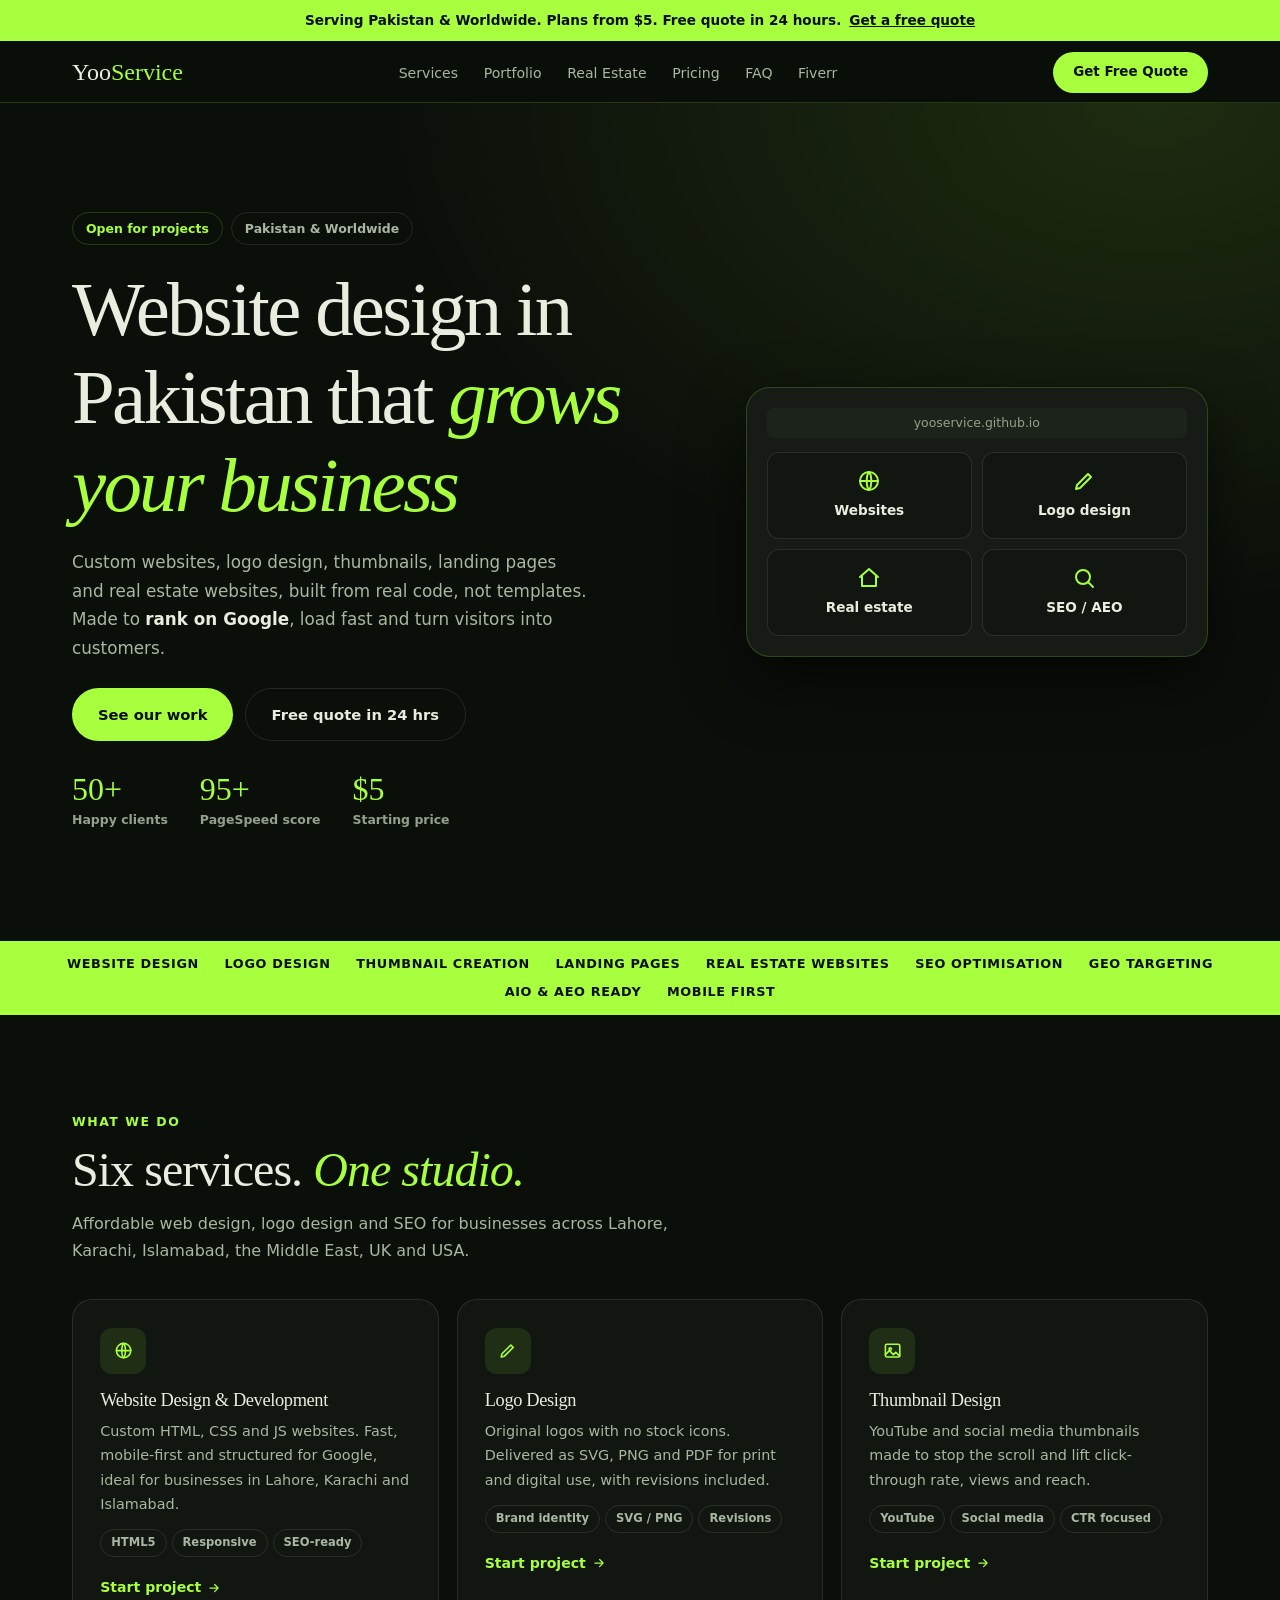
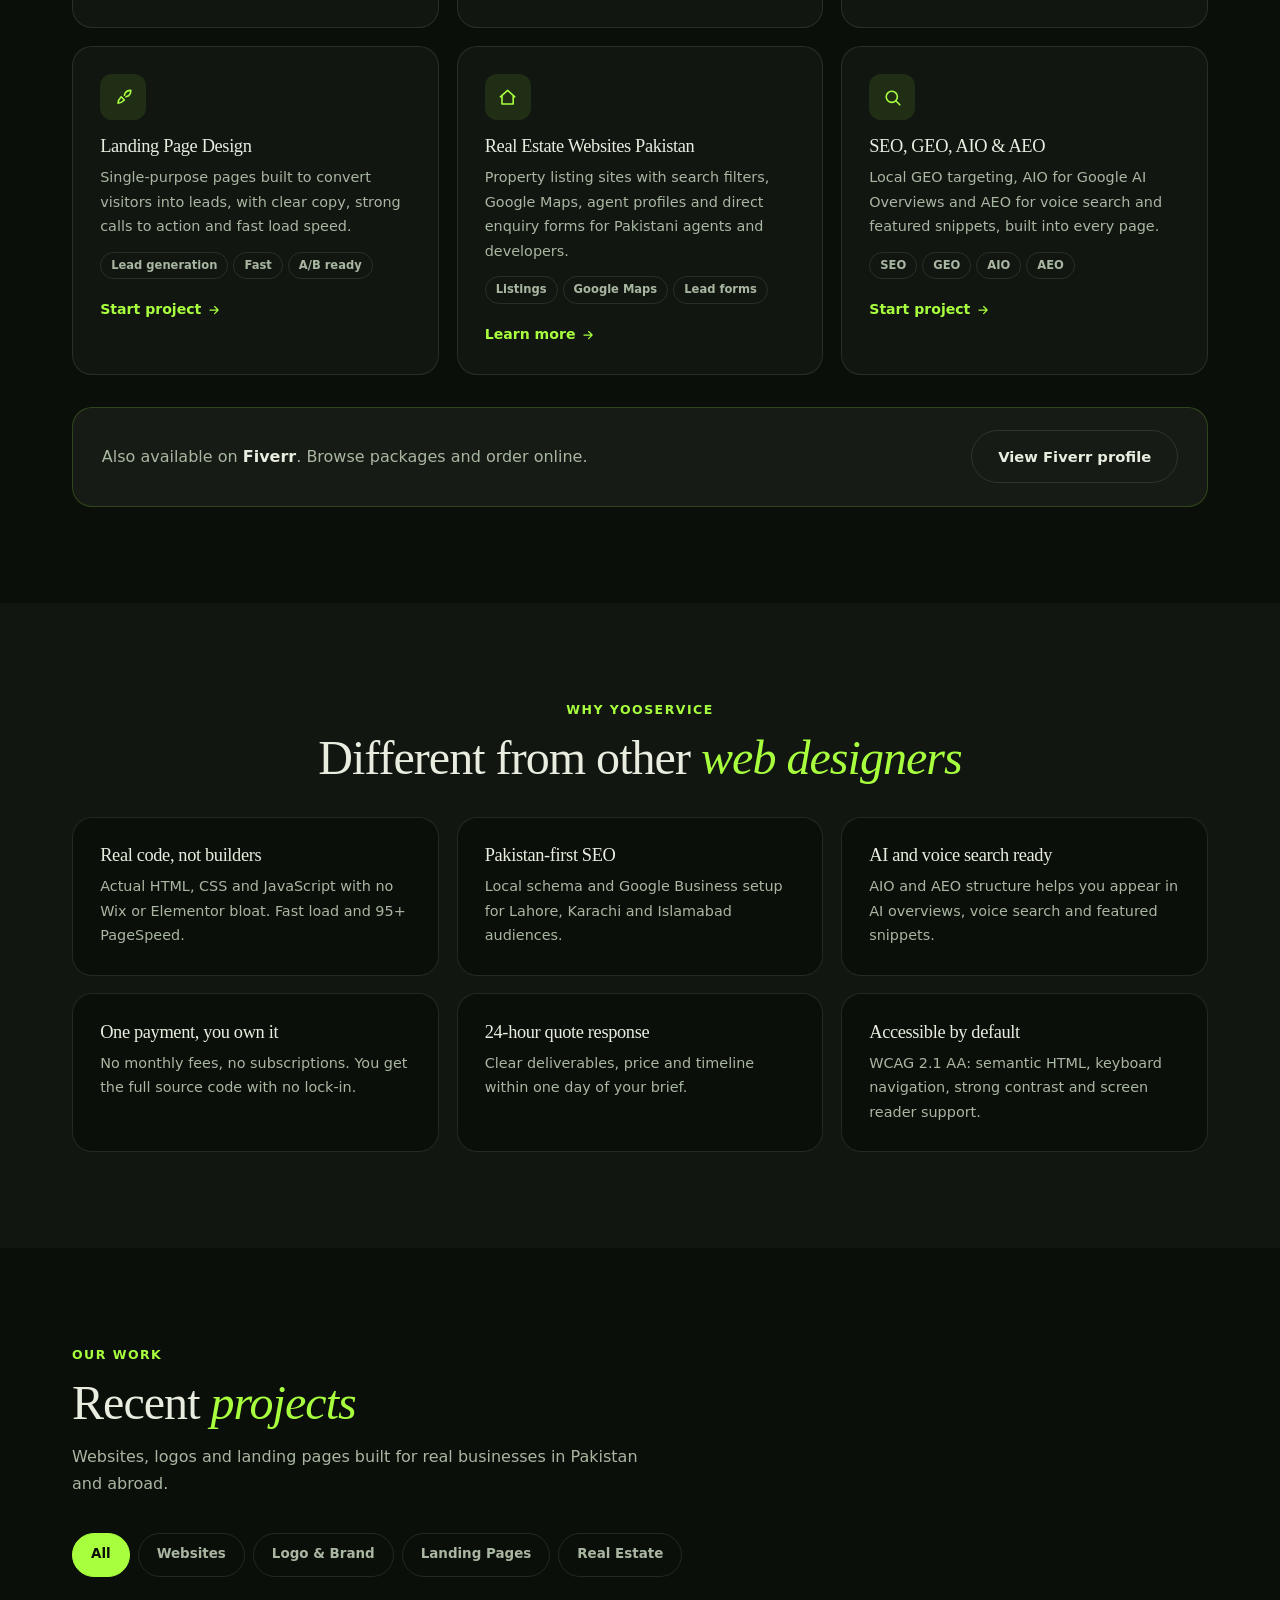
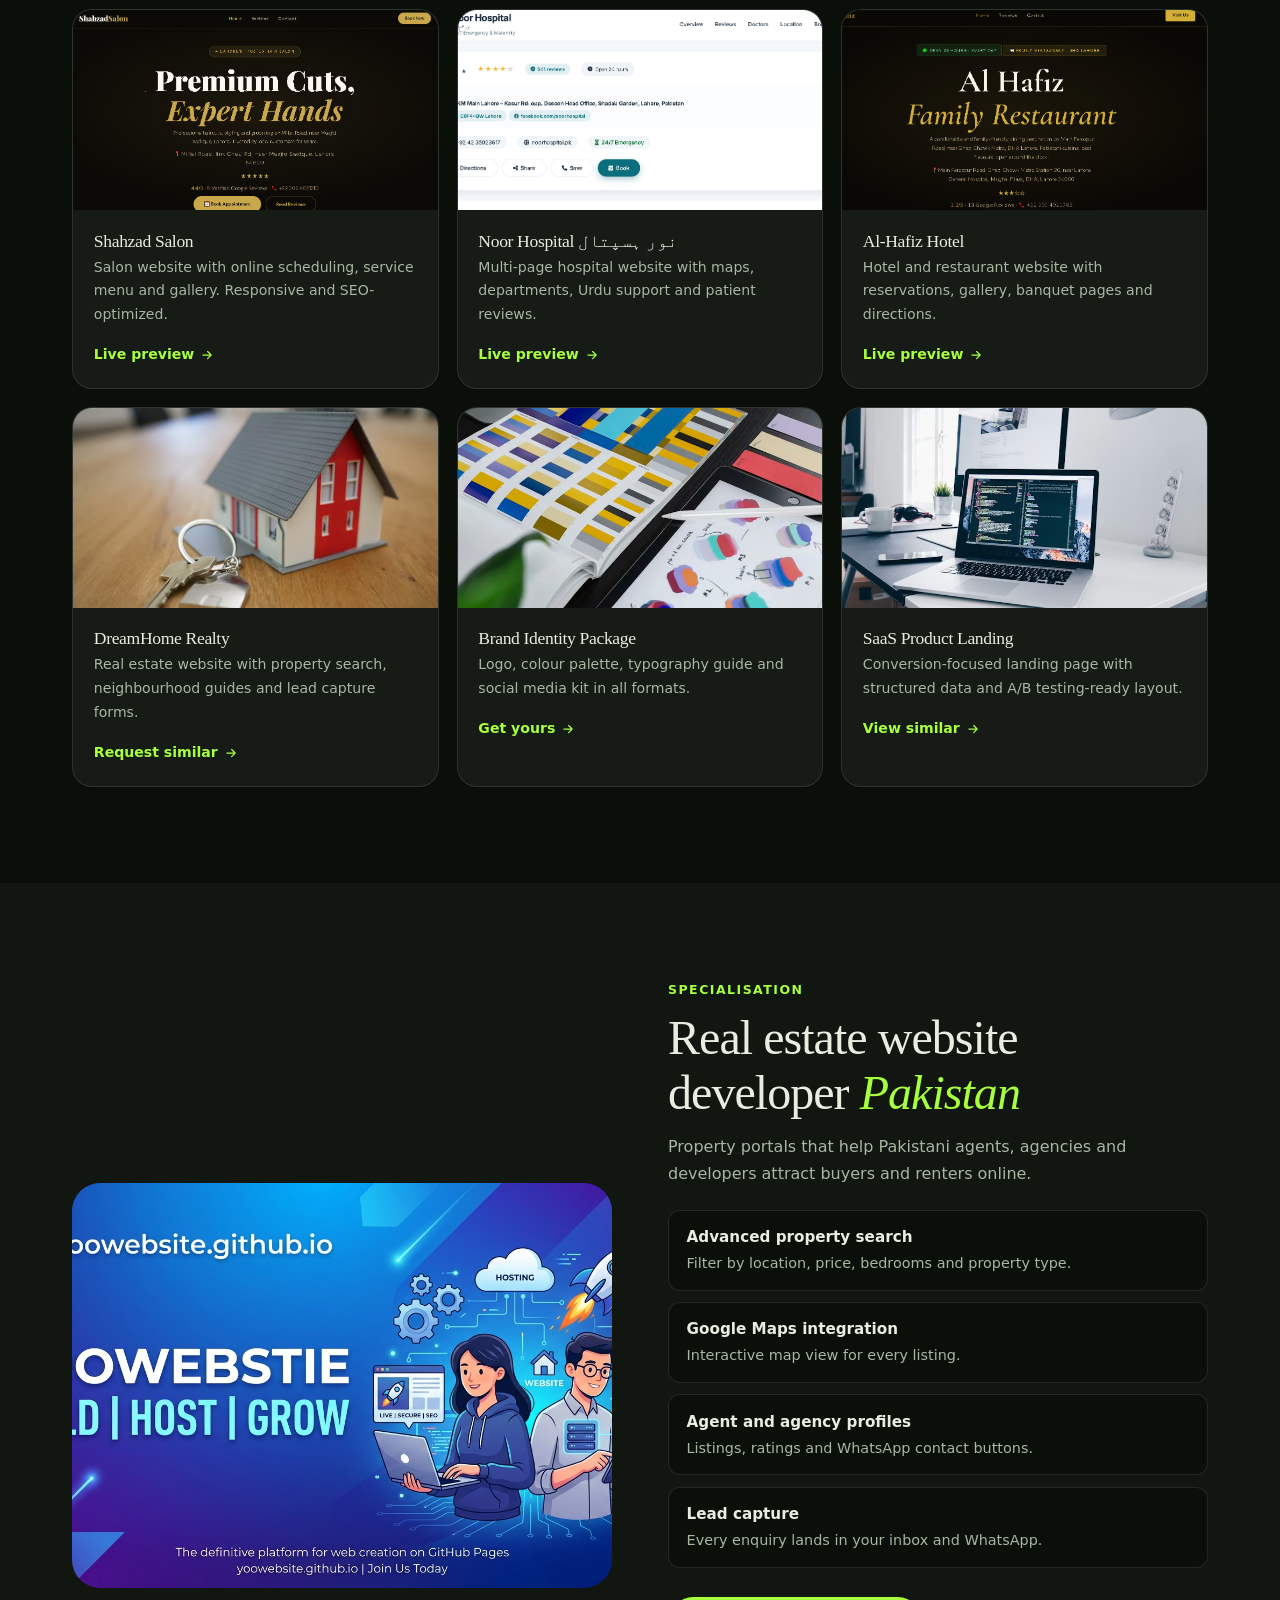
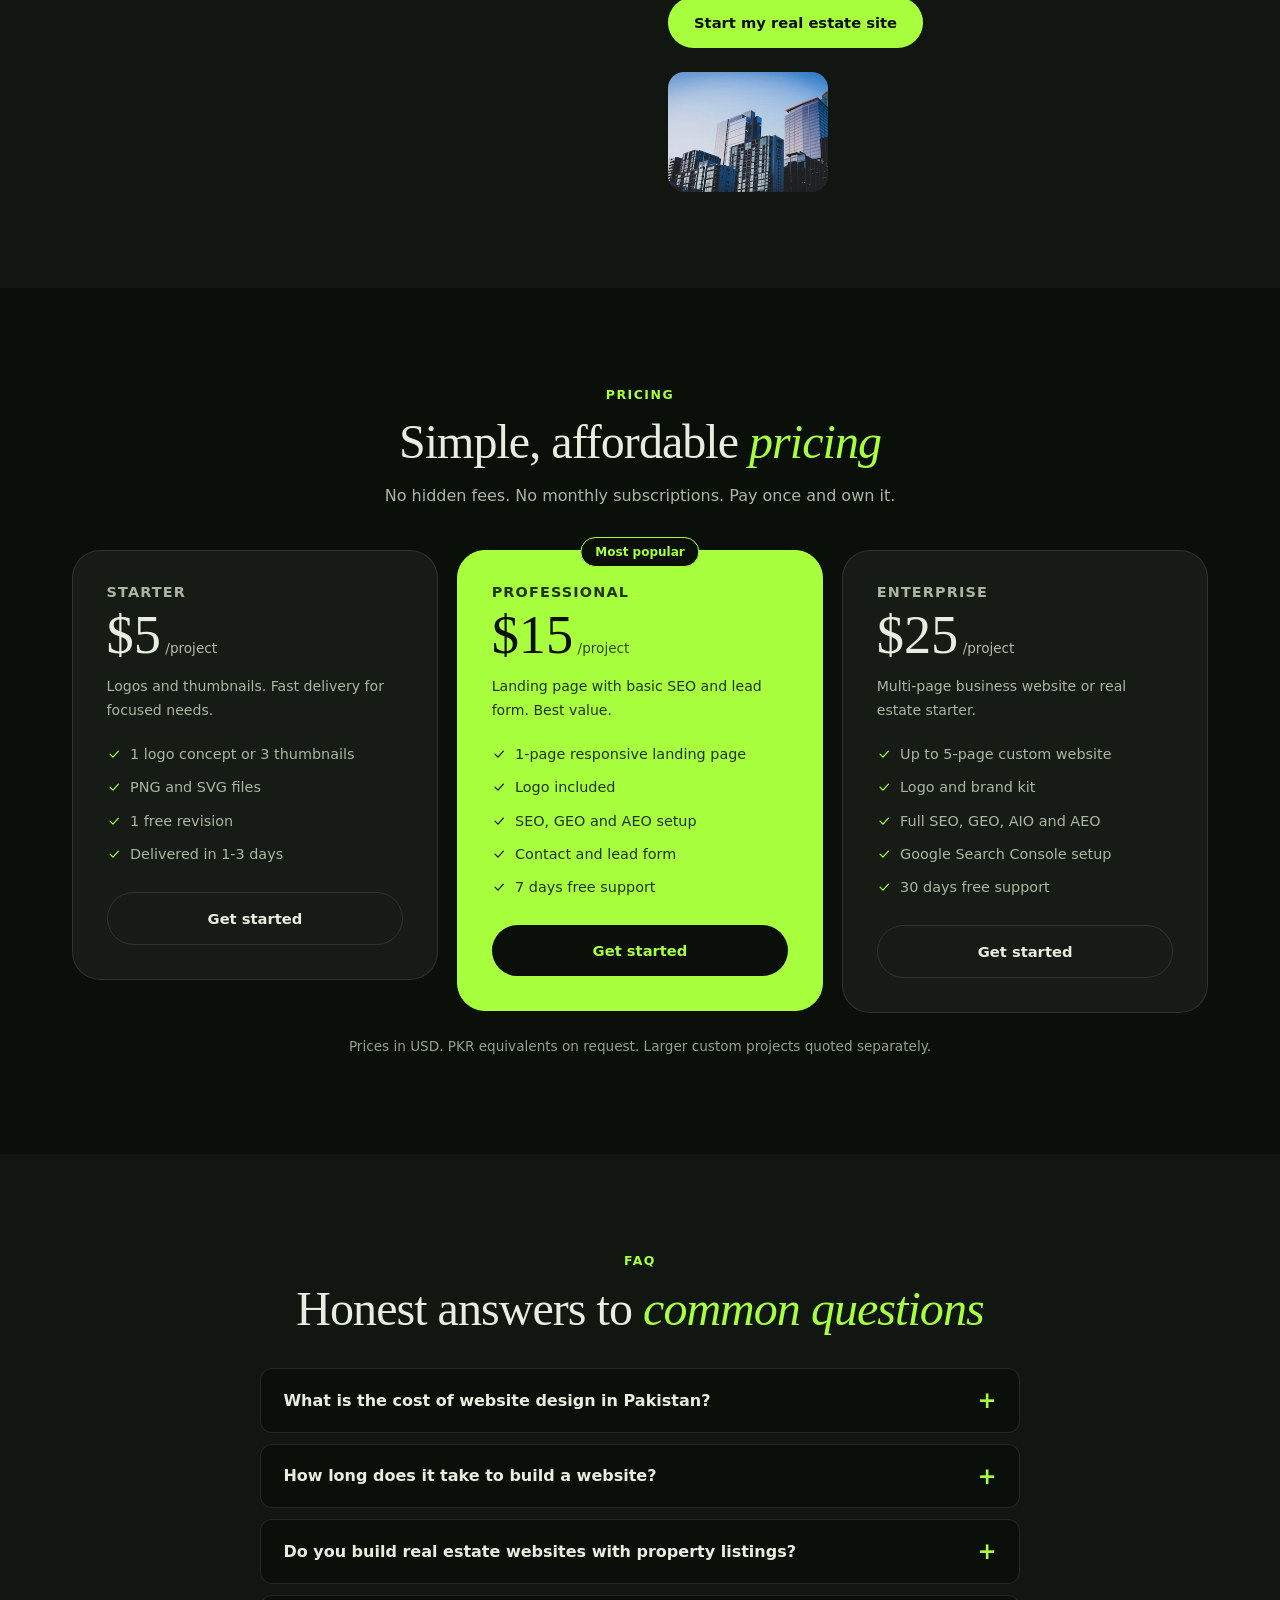
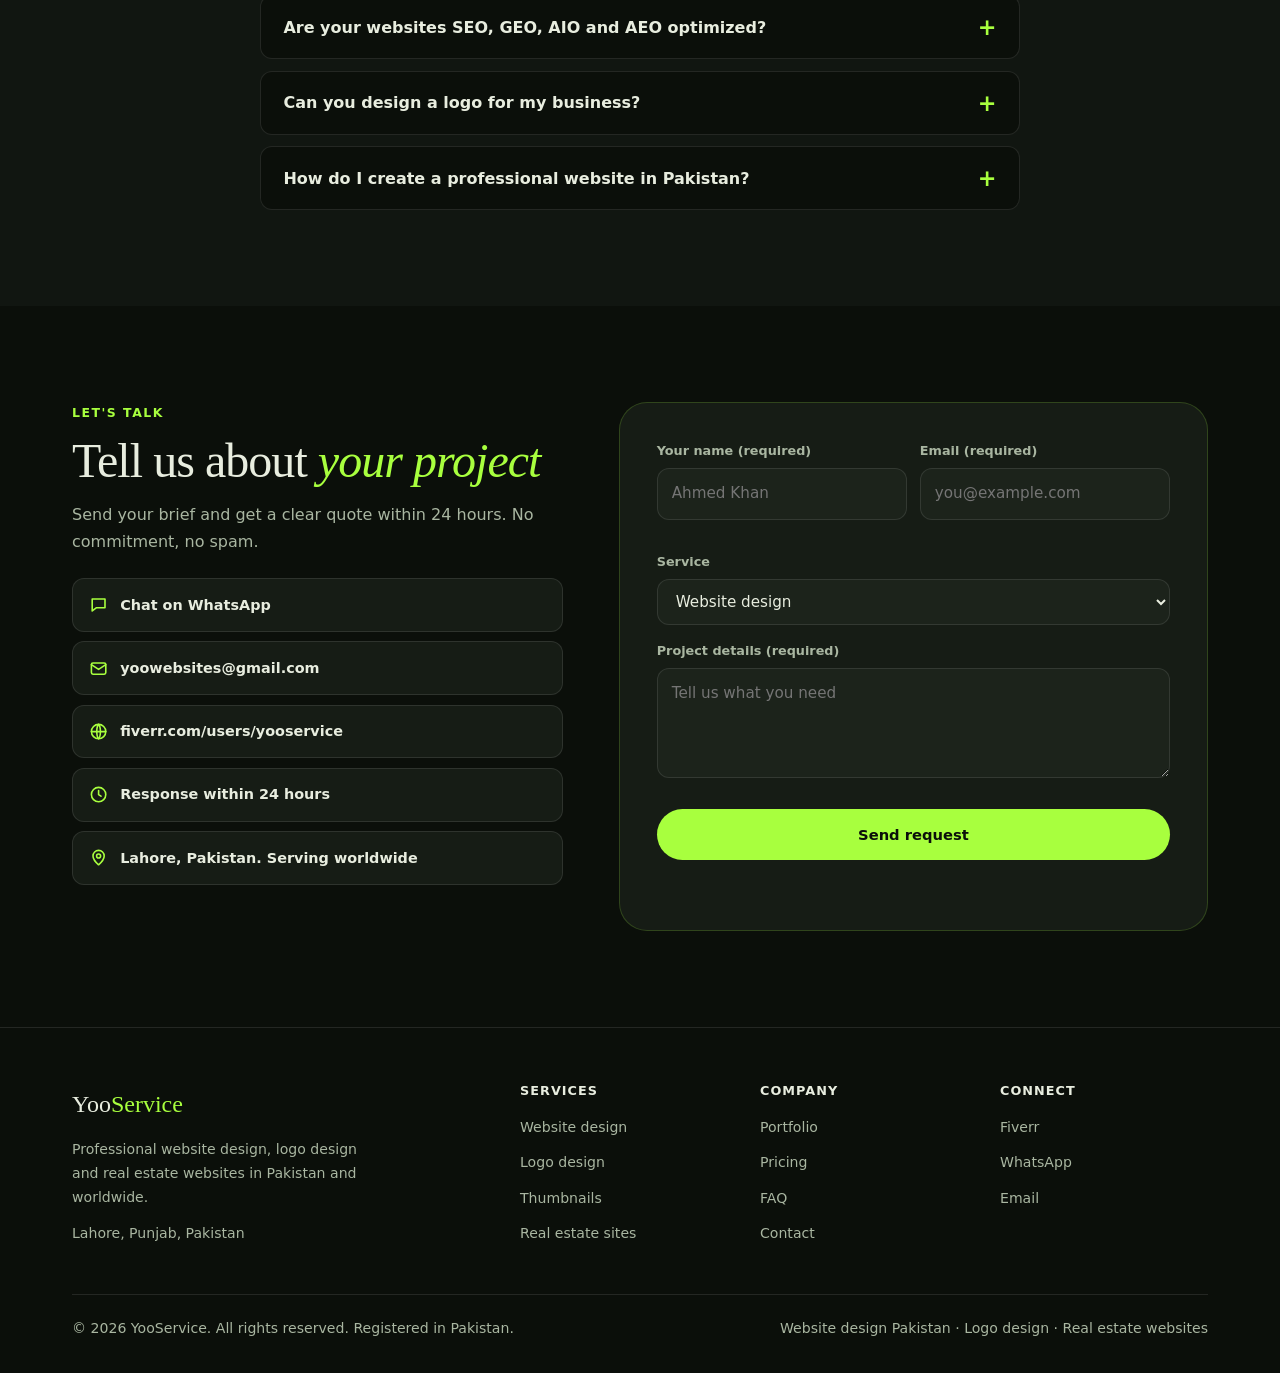
<file: index.html>
<!DOCTYPE html>
<html lang="en" dir="ltr" prefix="og: https://ogp.me/ns#">
<head>
<meta charset="UTF-8">
<meta name="viewport" content="width=device-width,initial-scale=1,viewport-fit=cover">
<title>YooService | Website Design, Logo &amp; Real Estate Websites Pakistan</title>
<meta name="description" content="YooService builds custom websites, logo design, thumbnails, landing pages and real estate websites in Pakistan. SEO, GEO, AIO &amp; AEO ready, mobile-first, 95+ PageSpeed. Plans from $5. Free quote in 24 hours.">
<meta name="keywords" content="website design Pakistan,website design Lahore,logo design Pakistan,real estate website developer Pakistan,affordable web design,cheap website design,landing page design,thumbnail design,SEO services Pakistan,GEO AEO AIO optimization,web developer Pakistan,Fiverr web designer">
<meta name="robots" content="index,follow,max-image-preview:large,max-snippet:-1">
<meta name="author" content="YooService">
<meta name="theme-color" content="#0b0f0a">
<meta name="geo.region" content="PK-PB"><meta name="geo.placename" content="Lahore, Punjab, Pakistan">
<meta name="geo.position" content="31.5204;74.3587"><meta name="ICBM" content="31.5204,74.3587">
<link rel="canonical" href="https://yooservice.github.io/">
<link rel="alternate" hreflang="en" href="https://yooservice.github.io/">
<link rel="alternate" hreflang="x-default" href="https://yooservice.github.io/">
<meta property="og:type" content="website"><meta property="og:url" content="https://yooservice.github.io/">
<meta property="og:title" content="YooService | Custom Website Design Pakistan from $5">
<meta property="og:description" content="Custom websites, logos, landing pages and real estate platforms. SEO-ready, mobile-first. Free quote in 24 hrs.">
<meta property="og:image" content="https://yooservice.github.io/img/og-image.jpg"><meta property="og:locale" content="en_US">
<meta name="twitter:card" content="summary_large_image">
<meta name="twitter:title" content="YooService | Website &amp; Logo Design Pakistan">
<meta name="twitter:description" content="Custom websites, logos, real estate platforms. Plans from $5. Free quote in 24 hrs.">
<meta name="twitter:image" content="https://yooservice.github.io/img/og-image.jpg">
<link rel="manifest" href="manifest.json">
<meta name="apple-mobile-web-app-capable" content="yes"><meta name="apple-mobile-web-app-title" content="YooService">
<script type="application/ld+json">
{"@context":"https://schema.org","@graph":[
{"@type":"WebSite","@id":"https://yooservice.github.io/#website","url":"https://yooservice.github.io/","name":"YooService","potentialAction":{"@type":"SearchAction","target":{"@type":"EntryPoint","urlTemplate":"https://yooservice.github.io/?s={search_term_string}"},"query-input":"required name=search_term_string"}},
{"@type":"LocalBusiness","@id":"https://yooservice.github.io/#business","name":"YooService","url":"https://yooservice.github.io/","description":"Professional website design, logo design, thumbnail design and real estate website development in Pakistan.","telephone":"+92-310-4515679","email":"yoowebsites@gmail.com","priceRange":"$","currenciesAccepted":"PKR, USD","address":{"@type":"PostalAddress","addressLocality":"Lahore","addressRegion":"Punjab","addressCountry":"PK","postalCode":"54000"},"geo":{"@type":"GeoCoordinates","latitude":31.5204,"longitude":74.3587},"areaServed":[{"@type":"City","name":"Lahore"},{"@type":"City","name":"Karachi"},{"@type":"City","name":"Islamabad"},{"@type":"Country","name":"Pakistan"}],"aggregateRating":{"@type":"AggregateRating","ratingValue":"5.0","reviewCount":"50","bestRating":"5"},"sameAs":["https://www.fiverr.com/users/yooservice"],
"makesOffer":[{"@type":"Offer","name":"Starter","price":"5","priceCurrency":"USD"},{"@type":"Offer","name":"Professional","price":"15","priceCurrency":"USD"},{"@type":"Offer","name":"Enterprise","price":"25","priceCurrency":"USD"}]},
{"@type":"FAQPage","mainEntity":[
{"@type":"Question","name":"What is the cost of website design in Pakistan?","acceptedAnswer":{"@type":"Answer","text":"YooService plans start from $5 (about PKR 1,400) for logos and thumbnails, $15 (about PKR 4,150) for landing pages and $25 (about PKR 6,900) for full websites. One-time payment, no monthly fees."}},
{"@type":"Question","name":"How long does it take to build a website?","acceptedAnswer":{"@type":"Answer","text":"Logos and landing pages take 1-7 days. Full websites take 1-3 weeks. Real estate platforms take 3-6 weeks."}},
{"@type":"Question","name":"Do you build real estate websites in Pakistan?","acceptedAnswer":{"@type":"Answer","text":"Yes. We build property portals with search filters, Google Maps, agent profiles, WhatsApp enquiry buttons and lead forms."}},
{"@type":"Question","name":"Are your websites SEO, GEO, AIO and AEO optimized?","acceptedAnswer":{"@type":"Answer","text":"Yes. Every site includes meta tags, Schema.org markup, a sitemap, local GEO signals, AIO content structure and AEO markup for voice search and featured snippets."}}]}]}
</script>
<style>
:root{--bg:#0b0f0a;--bg2:#111611;--bg3:#161c15;--bg4:#1c231b;--lime:#a8ff3e;--lime2:#c5ff6e;--tx:#e8eddf;--tx2:#a9b6a1;--tx3:#93a08b;--bd:rgba(168,255,62,.18);--bd2:rgba(255,255,255,.1);--red:#ff8a87;--ff:system-ui,-apple-system,"Segoe UI",Roboto,"Helvetica Neue",Arial,sans-serif;--fh:Georgia,"Times New Roman",serif;--nav:62px}
*,*::before,*::after{box-sizing:border-box;margin:0;padding:0}
html{scroll-behavior:smooth;-webkit-text-size-adjust:100%;scroll-padding-top:var(--nav)}
body{font-family:var(--ff);background:var(--bg);color:var(--tx);line-height:1.7;overflow-x:hidden;-webkit-font-smoothing:antialiased}
img,svg{display:block;max-width:100%;height:auto}
a{color:inherit;text-decoration:none}ul{list-style:none}button,input,textarea,select{font:inherit;color:inherit}button{cursor:pointer;border:0;background:none}
:focus-visible{outline:3px solid var(--lime);outline-offset:3px}
.i{width:1em;height:1em;fill:none;stroke:currentColor;stroke-width:2;stroke-linecap:round;stroke-linejoin:round;display:inline-block;vertical-align:-.125em;flex-shrink:0}
.skip{position:absolute;top:-60px;left:0;background:var(--lime);color:var(--bg);padding:8px 16px;font-weight:700;z-index:9999}.skip:focus{top:0}
.sr{position:absolute;width:1px;height:1px;overflow:hidden;clip:rect(0,0,0,0);white-space:nowrap}
.w{max-width:1200px;margin:0 auto;padding:0 clamp(1rem,4vw,2rem)}
section{padding:clamp(3.5rem,8vw,6rem) 0}
.alt{background:var(--bg2)}
h1,h2,h3{font-family:var(--fh);font-weight:400;line-height:1.15;letter-spacing:-.02em}
h2{font-size:clamp(1.9rem,4.5vw,3rem);margin-bottom:.8rem}h2 em{color:var(--lime)}
.lbl{display:block;font-size:.78rem;font-weight:700;letter-spacing:.12em;text-transform:uppercase;color:var(--lime);margin-bottom:.6rem}
.lead{color:var(--tx2);max-width:600px;margin-bottom:2.2rem}
.c{text-align:center}.c .lead{margin-inline:auto}
.btn{display:inline-flex;align-items:center;justify-content:center;gap:8px;padding:13px 26px;border-radius:999px;font-weight:700;font-size:.92rem;background:var(--lime);color:var(--bg);transition:background .2s,transform .2s}
.btn:hover{background:var(--lime2);transform:translateY(-2px)}
.btn.g{background:transparent;color:var(--tx);border:1.5px solid var(--bd2)}.btn.g:hover{border-color:var(--lime);color:var(--lime)}
/* header */
.ann{background:var(--lime);color:var(--bg);text-align:center;padding:9px 1rem;font-size:.85rem;font-weight:600}
.ann a{text-decoration:underline;margin-left:8px}
header{position:sticky;top:0;z-index:50;height:var(--nav);background:rgba(11,15,10,.96);border-bottom:1px solid var(--bd)}
.nv{display:flex;align-items:center;justify-content:space-between;height:var(--nav);gap:1rem}
.brand{font-family:var(--fh);font-size:1.5rem}.brand b{color:var(--lime);font-weight:400}
.nl{display:flex;gap:1.6rem;align-items:center}.nl a{font-size:.88rem;font-weight:500;color:var(--tx2)}.nl a:hover{color:var(--tx)}
.nc{padding:9px 20px;font-size:.84rem}
.mb{display:none;width:44px;height:44px;border:1px solid var(--bd2);border-radius:8px;align-items:center;justify-content:center;font-size:1.3rem}
/* hero */
#hero{min-height:calc(100svh - var(--nav));display:flex;align-items:center;background:radial-gradient(ellipse 60% 60% at 90% 0,rgba(168,255,62,.12),transparent),var(--bg)}
.hg{display:grid;grid-template-columns:1.15fr .85fr;gap:3rem;align-items:center}
.bg{display:flex;flex-wrap:wrap;gap:.5rem;margin-bottom:1.3rem}
.bg span{font-size:.78rem;font-weight:700;padding:5px 13px;border-radius:999px;border:1px solid var(--bd);color:var(--lime)}
.bg span+span{color:var(--tx2);border-color:var(--bd2)}
h1{font-size:clamp(2.6rem,6vw,4.8rem);margin-bottom:1.1rem;letter-spacing:-.035em}h1 em{color:var(--lime)}
.sub{color:var(--tx2);max-width:520px;margin-bottom:1.6rem;font-size:1.05rem}.sub strong{color:var(--tx)}
.hb{display:flex;flex-wrap:wrap;gap:.7rem;margin-bottom:2rem}
.st{display:flex;gap:2rem;flex-wrap:wrap}.st b{display:block;font-family:var(--fh);font-size:2rem;color:var(--lime);line-height:1;font-weight:400}.st span{font-size:.78rem;color:var(--tx3);font-weight:600}
.mock{background:var(--bg3);border:1px solid var(--bd);border-radius:24px;padding:20px;box-shadow:0 24px 60px rgba(0,0,0,.6)}
.mock p{font-size:.78rem;color:var(--tx3);background:var(--bg4);padding:4px 10px;border-radius:6px;text-align:center;margin-bottom:14px}
.mk{display:grid;grid-template-columns:1fr 1fr;gap:10px}.mk div{background:var(--bg2);border:1px solid var(--bd2);border-radius:12px;padding:16px 10px;text-align:center;font-size:.85rem;font-weight:600}
.mk .i{display:block;margin:0 auto 6px;font-size:1.5rem;color:var(--lime)}
/* ticker (static wrap = no animation cost) */
.tk{background:var(--lime);color:var(--bg);padding:12px 0}
.tk ul{display:flex;flex-wrap:wrap;justify-content:center;gap:.4rem 1.6rem;font-size:.8rem;font-weight:700;text-transform:uppercase;letter-spacing:.05em}
.tk li{display:flex;align-items:center;gap:6px}
/* cards */
.gr{display:grid;gap:1.1rem}.g3{grid-template-columns:repeat(3,1fr)}
.cd{background:var(--bg2);border:1px solid var(--bd2);border-radius:20px;padding:1.7rem;transition:border-color .2s,transform .2s}
.alt .cd{background:var(--bg)}.cd:hover{border-color:var(--bd);transform:translateY(-3px)}
.ic{width:46px;height:46px;border-radius:12px;background:rgba(168,255,62,.1);color:var(--lime);display:flex;align-items:center;justify-content:center;font-size:1.2rem;margin-bottom:1rem}
.cd h3{font-size:1.15rem;margin-bottom:.5rem}.cd p{font-size:.9rem;color:var(--tx2)}
.tg{display:flex;flex-wrap:wrap;gap:5px;margin:.8rem 0 1rem}.tg span{font-size:.72rem;font-weight:600;padding:3px 10px;border-radius:999px;border:1px solid var(--bd2);color:var(--tx2)}
.lk{display:inline-flex;align-items:center;gap:6px;font-weight:700;font-size:.88rem;color:var(--lime)}
.fv{margin-top:2rem;background:var(--bg3);border:1px solid var(--bd);border-radius:20px;padding:1.4rem 1.8rem;display:flex;justify-content:space-between;align-items:center;flex-wrap:wrap;gap:1rem;color:var(--tx2)}.fv strong{color:var(--tx)}
/* portfolio */
.fl{display:flex;flex-wrap:wrap;gap:.5rem;margin-bottom:2rem}
.fl button{padding:9px 18px;border:1px solid var(--bd2);border-radius:999px;font-size:.84rem;font-weight:600;color:var(--tx2);min-height:44px}
.fl button[aria-pressed=true],.fl button:hover{background:var(--lime);border-color:var(--lime);color:var(--bg)}
.pf{display:grid;grid-template-columns:repeat(auto-fill,minmax(300px,1fr));gap:1.1rem}
.pc{background:var(--bg3);border:1px solid var(--bd2);border-radius:20px;overflow:hidden}
.pc[hidden]{display:none}
.pc img{width:100%;height:200px;object-fit:cover;background:var(--bg4)}
.pb{padding:1.3rem}.pb h3{font-size:1.1rem;margin-bottom:.3rem}.pb p{font-size:.88rem;color:var(--tx2);margin-bottom:.8rem}
/* real estate */
.re{display:grid;grid-template-columns:1fr 1fr;gap:3.5rem;align-items:center}
.re img{border-radius:28px;width:100%;aspect-ratio:4/3;object-fit:cover}
.rf{display:grid;gap:.7rem;margin:1.4rem 0 1.8rem}
.rf li{padding:.9rem 1.1rem;background:var(--bg);border:1px solid var(--bd2);border-radius:12px;font-size:.9rem;color:var(--tx2)}.rf strong{display:block;color:var(--tx);font-size:.95rem}
/* pricing */
.pg{display:grid;grid-template-columns:repeat(3,1fr);gap:1.2rem;align-items:start;margin-top:2.5rem}
.pl{background:var(--bg3);border:1px solid var(--bd2);border-radius:28px;padding:2.1rem;position:relative}
.pl.hot{background:var(--lime);color:var(--bg);border-color:var(--lime)}
.pl h3{font-family:var(--ff);font-size:.9rem;font-weight:700;text-transform:uppercase;letter-spacing:.08em;color:var(--tx2)}
.pl .pr{font-family:var(--fh);font-size:3.4rem;line-height:1.1;margin:.3rem 0 .6rem}.pr small{font-family:var(--ff);font-size:.85rem;opacity:.75}
.pl>p{font-size:.88rem;color:var(--tx2);margin-bottom:1.2rem}
.pl ul{display:grid;gap:.55rem;margin-bottom:1.6rem;font-size:.9rem;color:var(--tx2)}.pl li{display:flex;gap:9px;align-items:center}
.pl li .i{color:var(--lime)}
.hot h3,.hot>p,.hot ul{color:rgba(11,15,10,.85)}.hot li .i{color:var(--bg)}
.bd{position:absolute;top:-14px;left:50%;transform:translateX(-50%);background:var(--bg);color:var(--lime);border:1px solid var(--lime);padding:4px 14px;border-radius:999px;font-size:.75rem;font-weight:700;white-space:nowrap}
.pl .btn{width:100%}.hot .btn{background:var(--bg);color:var(--lime)}
.note{text-align:center;margin-top:1.4rem;font-size:.85rem;color:var(--tx3)}
/* faq */
.fq{max-width:760px;margin:0 auto;display:grid;gap:.7rem}
details{background:var(--bg);border:1px solid var(--bd2);border-radius:12px}details[open]{border-color:var(--bd)}
summary{list-style:none;cursor:pointer;padding:1.1rem 1.4rem;font-weight:600;display:flex;justify-content:space-between;align-items:center;gap:1rem;min-height:48px}
summary::-webkit-details-marker{display:none}summary::after{content:"+";color:var(--lime);font-size:1.4rem;line-height:1;transition:transform .25s}
details[open] summary::after{transform:rotate(45deg)}
details p{padding:0 1.4rem 1.2rem;color:var(--tx2);font-size:.92rem}
/* contact */
.ct{display:grid;grid-template-columns:1fr 1.2fr;gap:3.5rem;align-items:start}
.cl{display:grid;gap:.6rem;margin-top:1.4rem}
.cl a,.cl div{display:flex;align-items:center;gap:12px;padding:.85rem 1rem;background:var(--bg3);border:1px solid var(--bd2);border-radius:12px;font-size:.9rem;font-weight:600}
.cl .i{color:var(--lime);font-size:1.2rem}.cl a:hover{border-color:var(--lime)}
form{background:var(--bg3);border:1px solid var(--bd);border-radius:28px;padding:clamp(1.4rem,3vw,2.3rem)}
.fr{display:grid;grid-template-columns:1fr 1fr;gap:.8rem}
.fg{display:flex;flex-direction:column;margin-bottom:.9rem}
label{font-size:.8rem;font-weight:700;color:var(--tx2);margin-bottom:.4rem}
input,textarea,select{background:var(--bg4);border:1px solid var(--bd2);border-radius:12px;padding:12px 14px;font-size:.95rem;min-height:46px}
input:focus,textarea:focus,select:focus{border-color:var(--lime);outline:2px solid var(--lime);outline-offset:1px}
input[aria-invalid=true],textarea[aria-invalid=true]{border-color:var(--red)}
textarea{min-height:110px;resize:vertical}select option{background:var(--bg2)}
.er{font-size:.78rem;color:var(--red);min-height:1.1em;margin-top:3px}
#fs{margin-top:1rem;font-size:.9rem;color:var(--lime);min-height:1.2em}
form .btn{width:100%}
/* footer */
footer{border-top:1px solid var(--bd2);padding:3.5rem 0 2rem;background:var(--bg)}
.fg4{display:grid;grid-template-columns:2fr 1fr 1fr 1fr;gap:2rem;margin-bottom:2.5rem}
footer h2{font-family:var(--ff);font-size:.8rem;font-weight:700;letter-spacing:.08em;text-transform:uppercase;margin-bottom:.9rem}
footer li{margin-bottom:.5rem}footer li a,footer p{font-size:.88rem;color:var(--tx2)}footer li a:hover{color:var(--lime)}
.fb{border-top:1px solid var(--bd2);padding-top:1.4rem;display:flex;justify-content:space-between;flex-wrap:wrap;gap:1rem;font-size:.82rem;color:var(--tx3)}
#top{position:fixed;right:16px;bottom:16px;width:48px;height:48px;border-radius:50%;background:var(--lime);color:var(--bg);display:flex;align-items:center;justify-content:center;font-size:1.2rem;opacity:0;pointer-events:none;transition:opacity .3s;z-index:40}
#top.on{opacity:1;pointer-events:auto}
@media(max-width:1024px){.hg,.re,.ct{grid-template-columns:1fr}.hv{display:none}.g3{grid-template-columns:repeat(2,1fr)}.pg{grid-template-columns:1fr;max-width:420px;margin-inline:auto}.fg4{grid-template-columns:1fr 1fr}.nl{display:none}.mb{display:flex}.nc{display:none}}
@media(max-width:700px){.g3,.fr,.fg4{grid-template-columns:1fr}.hb .btn{width:100%}.pf{grid-template-columns:1fr}}
#mn{display:none;position:fixed;inset:var(--nav) 0 0 0;background:var(--bg);z-index:49;padding:1.5rem clamp(1rem,4vw,2rem);overflow:auto}
#mn.open{display:block}#mn a{display:block;padding:1rem 0;border-bottom:1px solid var(--bd2);font-size:1.05rem;color:var(--tx2)}
@media(prefers-reduced-motion:reduce){*{transition:none!important;scroll-behavior:auto!important}}
@media print{header,.ann,#top,.tk{display:none}body{background:#fff;color:#000}}
</style>
</head>
<body>
<svg width="0" height="0" style="position:absolute" aria-hidden="true" focusable="false"><defs>
<symbol id="arrow" viewBox="0 0 24 24"><path d="M5 12h14M13 6l6 6-6 6"/></symbol>
<symbol id="check" viewBox="0 0 24 24"><path d="M5 12l5 5 9-10"/></symbol>
<symbol id="globe" viewBox="0 0 24 24"><circle cx="12" cy="12" r="9"/><path d="M3 12h18M12 3c3 3 3 15 0 18-3-3-3-15 0-18"/></symbol>
<symbol id="pen" viewBox="0 0 24 24"><path d="M4 20l4-1 11-11-3-3L5 16z"/></symbol>
<symbol id="img" viewBox="0 0 24 24"><rect x="3" y="4" width="18" height="16" rx="2"/><circle cx="9" cy="10" r="1.5"/><path d="M3 17l5-5 5 5 3-3 5 5"/></symbol>
<symbol id="rocket" viewBox="0 0 24 24"><path d="M5 19c0-4 2-6 4-8l4 4c-2 2-4 4-8 4zM13 9c1-4 4-6 8-6 0 4-2 7-6 8"/></symbol>
<symbol id="home" viewBox="0 0 24 24"><path d="M3 11l9-8 9 8M5 10v10h14V10"/></symbol>
<symbol id="search" viewBox="0 0 24 24"><circle cx="11" cy="11" r="7"/><path d="M16 16l5 5"/></symbol>
<symbol id="mail" viewBox="0 0 24 24"><rect x="3" y="5" width="18" height="14" rx="2"/><path d="M3 7l9 6 9-6"/></symbol>
<symbol id="chat" viewBox="0 0 24 24"><path d="M4 5h16v11H9l-5 4z"/></symbol>
<symbol id="pin" viewBox="0 0 24 24"><path d="M12 21s7-6 7-11a7 7 0 0 0-14 0c0 5 7 11 7 11z"/><circle cx="12" cy="10" r="2.5"/></symbol>
<symbol id="clock" viewBox="0 0 24 24"><circle cx="12" cy="12" r="9"/><path d="M12 7v5l3 2"/></symbol>
<symbol id="menu" viewBox="0 0 24 24"><path d="M4 7h16M4 12h16M4 17h16"/></symbol>
<symbol id="up" viewBox="0 0 24 24"><path d="M12 19V5M6 11l6-6 6 6"/></symbol>
</defs></svg>
<a href="#main" class="skip">Skip to main content</a>
<div class="ann">Serving Pakistan &amp; Worldwide. Plans from $5. Free quote in 24 hours.<a href="#contact">Get a free quote</a></div>
<header>
<div class="w nv">
<a href="./" class="brand" aria-label="YooService home">Yoo<b>Service</b></a>
<nav aria-label="Main"><ul class="nl">
<li><a href="#services">Services</a></li><li><a href="#portfolio">Portfolio</a></li><li><a href="#re">Real Estate</a></li><li><a href="#pricing">Pricing</a></li><li><a href="#faq">FAQ</a></li>
<li><a href="https://www.fiverr.com/users/yooservice" target="_blank" rel="noopener noreferrer">Fiverr<span class="sr"> (opens in new tab)</span></a></li>
</ul></nav>
<a href="#contact" class="btn nc">Get Free Quote</a>
<button class="mb" id="mb" aria-label="Open menu" aria-expanded="false" aria-controls="mn"><svg class="i" aria-hidden="true"><use href="#menu"/></svg></button>
</div>
</header>
<nav id="mn" aria-label="Mobile" hidden>
<a href="#services">Services</a><a href="#portfolio">Portfolio</a><a href="#re">Real Estate</a><a href="#pricing">Pricing</a><a href="#faq">FAQ</a>
<a href="https://www.fiverr.com/users/yooservice" target="_blank" rel="noopener noreferrer">Fiverr Profile<span class="sr"> (opens in new tab)</span></a>
<a href="#contact" class="btn" style="margin-top:1.2rem;color:var(--bg);border:0">Get Free Quote</a>
</nav>
<main id="main">
<section id="hero" aria-labelledby="h1"><div class="w hg">
<div>
<div class="bg"><span>Open for projects</span><span>Pakistan &amp; Worldwide</span></div>
<h1 id="h1">Website design in Pakistan that <em>grows your business</em></h1>
<p class="sub">Custom websites, logo design, thumbnails, landing pages and real estate websites, built from real code, not templates. Made to <strong>rank on Google</strong>, load fast and turn visitors into customers.</p>
<div class="hb"><a href="#portfolio" class="btn">See our work</a><a href="#contact" class="btn g">Free quote in 24 hrs</a></div>
<dl class="st">
<div><dd><b>50+</b></dd><dt><span>Happy clients</span></dt></div>
<div><dd><b>95+</b></dd><dt><span>PageSpeed score</span></dt></div>
<div><dd><b>$5</b></dd><dt><span>Starting price</span></dt></div>
</dl>
</div>
<div class="hv" aria-hidden="true"><div class="mock"><p>yooservice.github.io</p><div class="mk">
<div><svg class="i"><use href="#globe"/></svg>Websites</div><div><svg class="i"><use href="#pen"/></svg>Logo design</div>
<div><svg class="i"><use href="#home"/></svg>Real estate</div><div><svg class="i"><use href="#search"/></svg>SEO / AEO</div></div></div></div>
</div></section>

<div class="tk"><ul aria-label="Highlights">
<li>Website Design</li><li>Logo Design</li><li>Thumbnail Creation</li><li>Landing Pages</li><li>Real Estate Websites</li><li>SEO Optimisation</li><li>GEO Targeting</li><li>AIO &amp; AEO Ready</li><li>Mobile First</li></ul></div>

<section id="services" aria-labelledby="svc-h"><div class="w">
<span class="lbl">What we do</span><h2 id="svc-h">Six services. <em>One studio.</em></h2>
<p class="lead">Affordable web design, logo design and SEO for businesses across Lahore, Karachi, Islamabad, the Middle East, UK and USA.</p>
<div class="gr g3">
<article class="cd"><div class="ic" aria-hidden="true"><svg class="i"><use href="#globe"/></svg></div><h3>Website Design &amp; Development</h3><p>Custom HTML, CSS and JS websites. Fast, mobile-first and structured for Google, ideal for businesses in Lahore, Karachi and Islamabad.</p><div class="tg"><span>HTML5</span><span>Responsive</span><span>SEO-ready</span></div><a href="#contact" class="lk" aria-label="Start a website design project">Start project <svg class="i" aria-hidden="true"><use href="#arrow"/></svg></a></article>
<article class="cd"><div class="ic" aria-hidden="true"><svg class="i"><use href="#pen"/></svg></div><h3>Logo Design</h3><p>Original logos with no stock icons. Delivered as SVG, PNG and PDF for print and digital use, with revisions included.</p><div class="tg"><span>Brand identity</span><span>SVG / PNG</span><span>Revisions</span></div><a href="#contact" class="lk" aria-label="Start a logo design project">Start project <svg class="i" aria-hidden="true"><use href="#arrow"/></svg></a></article>
<article class="cd"><div class="ic" aria-hidden="true"><svg class="i"><use href="#img"/></svg></div><h3>Thumbnail Design</h3><p>YouTube and social media thumbnails made to stop the scroll and lift click-through rate, views and reach.</p><div class="tg"><span>YouTube</span><span>Social media</span><span>CTR focused</span></div><a href="#contact" class="lk" aria-label="Start a thumbnail design project">Start project <svg class="i" aria-hidden="true"><use href="#arrow"/></svg></a></article>
<article class="cd"><div class="ic" aria-hidden="true"><svg class="i"><use href="#rocket"/></svg></div><h3>Landing Page Design</h3><p>Single-purpose pages built to convert visitors into leads, with clear copy, strong calls to action and fast load speed.</p><div class="tg"><span>Lead generation</span><span>Fast</span><span>A/B ready</span></div><a href="#contact" class="lk" aria-label="Start a landing page project">Start project <svg class="i" aria-hidden="true"><use href="#arrow"/></svg></a></article>
<article class="cd"><div class="ic" aria-hidden="true"><svg class="i"><use href="#home"/></svg></div><h3>Real Estate Websites Pakistan</h3><p>Property listing sites with search filters, Google Maps, agent profiles and direct enquiry forms for Pakistani agents and developers.</p><div class="tg"><span>Listings</span><span>Google Maps</span><span>Lead forms</span></div><a href="#re" class="lk" aria-label="Learn about real estate websites">Learn more <svg class="i" aria-hidden="true"><use href="#arrow"/></svg></a></article>
<article class="cd"><div class="ic" aria-hidden="true"><svg class="i"><use href="#search"/></svg></div><h3>SEO, GEO, AIO &amp; AEO</h3><p>Local GEO targeting, AIO for Google AI Overviews and AEO for voice search and featured snippets, built into every page.</p><div class="tg"><span>SEO</span><span>GEO</span><span>AIO</span><span>AEO</span></div><a href="#contact" class="lk" aria-label="Start an SEO project">Start project <svg class="i" aria-hidden="true"><use href="#arrow"/></svg></a></article>
</div>
<div class="fv"><p>Also available on <strong>Fiverr</strong>. Browse packages and order online.</p><a href="https://www.fiverr.com/users/yooservice" target="_blank" rel="noopener noreferrer" class="btn g">View Fiverr profile<span class="sr"> (opens in new tab)</span></a></div>
</div></section>

<section id="why" class="alt" aria-labelledby="why-h"><div class="w">
<div class="c"><span class="lbl">Why YooService</span><h2 id="why-h">Different from other <em>web designers</em></h2></div>
<div class="gr g3" style="margin-top:2rem">
<div class="cd"><h3>Real code, not builders</h3><p>Actual HTML, CSS and JavaScript with no Wix or Elementor bloat. Fast load and 95+ PageSpeed.</p></div>
<div class="cd"><h3>Pakistan-first SEO</h3><p>Local schema and Google Business setup for Lahore, Karachi and Islamabad audiences.</p></div>
<div class="cd"><h3>AI and voice search ready</h3><p>AIO and AEO structure helps you appear in AI overviews, voice search and featured snippets.</p></div>
<div class="cd"><h3>One payment, you own it</h3><p>No monthly fees, no subscriptions. You get the full source code with no lock-in.</p></div>
<div class="cd"><h3>24-hour quote response</h3><p>Clear deliverables, price and timeline within one day of your brief.</p></div>
<div class="cd"><h3>Accessible by default</h3><p>WCAG 2.1 AA: semantic HTML, keyboard navigation, strong contrast and screen reader support.</p></div>
</div></div></section>

<section id="portfolio" aria-labelledby="pf-h"><div class="w">
<span class="lbl">Our work</span><h2 id="pf-h">Recent <em>projects</em></h2>
<p class="lead">Websites, logos and landing pages built for real businesses in Pakistan and abroad.</p>
<div class="fl" role="group" aria-label="Filter portfolio">
<button type="button" data-f="all" aria-pressed="true">All</button><button type="button" data-f="website" aria-pressed="false">Websites</button><button type="button" data-f="logo" aria-pressed="false">Logo &amp; Brand</button><button type="button" data-f="landing" aria-pressed="false">Landing Pages</button><button type="button" data-f="realestate" aria-pressed="false">Real Estate</button></div>
<div class="pf" id="pf">
<article class="pc" data-cat="website"><img src="img/salon.png" alt="Shahzad Salon professional website design with booking system and service menu" width="680" height="200" loading="lazy" decoding="async"><div class="pb"><h3>Shahzad Salon</h3><p>Salon website with online scheduling, service menu and gallery. Responsive and SEO-optimized.</p><a href="/salon" class="lk" aria-label="View Shahzad Salon live preview">Live preview <svg class="i" aria-hidden="true"><use href="#arrow"/></svg></a></div></article>
<article class="pc" data-cat="website"><img src="img/hospital.png" alt="Noor Hospital website design Pakistan with doctor profiles and Google Maps" width="680" height="200" loading="lazy" decoding="async"><div class="pb"><h3>Noor Hospital <span lang="ur">نور ہسپتال</span></h3><p>Multi-page hospital website with maps, departments, Urdu support and patient reviews.</p><a href="/noor" class="lk" aria-label="View Noor Hospital live preview">Live preview <svg class="i" aria-hidden="true"><use href="#arrow"/></svg></a></div></article>
<article class="pc" data-cat="website"><img src="img/resturant.png" alt="Al-Hafiz Hotel and Restaurant website with room booking, gallery and menu" width="680" height="200" loading="lazy" decoding="async"><div class="pb"><h3>Al-Hafiz Hotel</h3><p>Hotel and restaurant website with reservations, gallery, banquet pages and directions.</p><a href="/alhafiz" class="lk" aria-label="View Al-Hafiz Hotel live preview">Live preview <svg class="i" aria-hidden="true"><use href="#arrow"/></svg></a></div></article>
<article class="pc" data-cat="realestate"><img src="img/3as3.avif" alt="DreamHome Realty real estate website Pakistan with property listings and map search" width="680" height="200" loading="lazy" decoding="async"><div class="pb"><h3>DreamHome Realty</h3><p>Real estate website with property search, neighbourhood guides and lead capture forms.</p><a href="#contact" class="lk" aria-label="Request a similar real estate website">Request similar <svg class="i" aria-hidden="true"><use href="#arrow"/></svg></a></div></article>
<article class="pc" data-cat="logo"><img src="img/2as2.avif" alt="Brand identity and logo design Pakistan with colour palette and typography" width="680" height="200" loading="lazy" decoding="async"><div class="pb"><h3>Brand Identity Package</h3><p>Logo, colour palette, typography guide and social media kit in all formats.</p><a href="#contact" class="lk" aria-label="Get your brand identity package">Get yours <svg class="i" aria-hidden="true"><use href="#arrow"/></svg></a></div></article>
<article class="pc" data-cat="landing"><img src="img/1as1.avif" alt="High-converting SaaS landing page design with 95+ PageSpeed and lead form" width="680" height="200" loading="lazy" decoding="async"><div class="pb"><h3>SaaS Product Landing</h3><p>Conversion-focused landing page with structured data and A/B testing-ready layout.</p><a href="#contact" class="lk" aria-label="Request a similar landing page">View similar <svg class="i" aria-hidden="true"><use href="#arrow"/></svg></a></div></article>
</div></div></section>

<section id="re" class="alt" aria-labelledby="re-h"><div class="w re">
<div><img src="img/about.png" alt="Real estate website on a laptop showing property listings and map search" width="720" height="540" loading="lazy" decoding="async"></div>
<div><span class="lbl">Specialisation</span><h2 id="re-h">Real estate website developer <em>Pakistan</em></h2>
<p class="lead" style="margin-bottom:0">Property portals that help Pakistani agents, agencies and developers attract buyers and renters online.</p>
<ul class="rf">
<li><strong>Advanced property search</strong>Filter by location, price, bedrooms and property type.</li>
<li><strong>Google Maps integration</strong>Interactive map view for every listing.</li>
<li><strong>Agent and agency profiles</strong>Listings, ratings and WhatsApp contact buttons.</li>
<li><strong>Lead capture</strong>Every enquiry lands in your inbox and WhatsApp.</li></ul>
<a href="#contact" class="btn">Start my real estate site</a>
<img src="img/4as4.avif" alt="Modern property listing card showing price, bedrooms and location" width="400" height="300" loading="lazy" decoding="async" style="width:160px;margin-top:1.5rem;aspect-ratio:4/3;border-radius:16px">
</div></div></section>

<section id="pricing" aria-labelledby="pr-h"><div class="w">
<div class="c"><span class="lbl">Pricing</span><h2 id="pr-h">Simple, affordable <em>pricing</em></h2>
<p class="lead">No hidden fees. No monthly subscriptions. Pay once and own it.</p></div>
<div class="pg">
<article class="pl"><h3>Starter</h3><div class="pr">$5<small> /project</small></div><p>Logos and thumbnails. Fast delivery for focused needs.</p>
<ul aria-label="Starter features"><li><svg class="i" aria-hidden="true"><use href="#check"/></svg>1 logo concept or 3 thumbnails</li><li><svg class="i" aria-hidden="true"><use href="#check"/></svg>PNG and SVG files</li><li><svg class="i" aria-hidden="true"><use href="#check"/></svg>1 free revision</li><li><svg class="i" aria-hidden="true"><use href="#check"/></svg>Delivered in 1-3 days</li></ul>
<a href="#contact" class="btn g" aria-label="Get started with the Starter plan at $5">Get started</a></article>
<article class="pl hot"><div class="bd">Most popular</div><h3>Professional</h3><div class="pr">$15<small> /project</small></div><p>Landing page with basic SEO and lead form. Best value.</p>
<ul aria-label="Professional features"><li><svg class="i" aria-hidden="true"><use href="#check"/></svg>1-page responsive landing page</li><li><svg class="i" aria-hidden="true"><use href="#check"/></svg>Logo included</li><li><svg class="i" aria-hidden="true"><use href="#check"/></svg>SEO, GEO and AEO setup</li><li><svg class="i" aria-hidden="true"><use href="#check"/></svg>Contact and lead form</li><li><svg class="i" aria-hidden="true"><use href="#check"/></svg>7 days free support</li></ul>
<a href="#contact" class="btn" aria-label="Get started with the Professional plan at $15">Get started</a></article>
<article class="pl"><h3>Enterprise</h3><div class="pr">$25<small> /project</small></div><p>Multi-page business website or real estate starter.</p>
<ul aria-label="Enterprise features"><li><svg class="i" aria-hidden="true"><use href="#check"/></svg>Up to 5-page custom website</li><li><svg class="i" aria-hidden="true"><use href="#check"/></svg>Logo and brand kit</li><li><svg class="i" aria-hidden="true"><use href="#check"/></svg>Full SEO, GEO, AIO and AEO</li><li><svg class="i" aria-hidden="true"><use href="#check"/></svg>Google Search Console setup</li><li><svg class="i" aria-hidden="true"><use href="#check"/></svg>30 days free support</li></ul>
<a href="#contact" class="btn g" aria-label="Get started with the Enterprise plan at $25">Get started</a></article>
</div>
<p class="note">Prices in USD. PKR equivalents on request. Larger custom projects quoted separately.</p>
</div></section>

<section id="faq" class="alt" aria-labelledby="faq-h"><div class="w">
<div class="c"><span class="lbl">FAQ</span><h2 id="faq-h">Honest answers to <em>common questions</em></h2></div>
<div class="fq" style="margin-top:2rem">
<details><summary>What is the cost of website design in Pakistan?</summary><p>YooService plans start at $5 (about PKR 1,400) for logos and thumbnails, $15 for landing pages and $25 for full websites. One-time payment with no monthly fees.</p></details>
<details><summary>How long does it take to build a website?</summary><p>Logos and landing pages take 1-7 days. Full websites take 1-3 weeks. Real estate platforms take 3-6 weeks depending on scope.</p></details>
<details><summary>Do you build real estate websites with property listings?</summary><p>Yes. We build property portals with search filters, Google Maps, agent profiles, WhatsApp enquiry buttons and lead email notifications.</p></details>
<details><summary>Are your websites SEO, GEO, AIO and AEO optimized?</summary><p>Yes. Every site includes meta tags, Schema.org markup, a sitemap, local GEO signals, AIO content structure and AEO markup for voice search and featured snippets.</p></details>
<details><summary>Can you design a logo for my business?</summary><p>Yes. We create original logos from scratch and deliver SVG, PNG and PDF files. No stock icons or templates.</p></details>
<details><summary>How do I create a professional website in Pakistan?</summary><p>Send your brief through the form below. You get a free quote within 24 hours, approve the design first, then we build and launch it.</p></details>
</div></div></section>

<section id="contact" aria-labelledby="ct-h"><div class="w ct">
<div><span class="lbl">Let's talk</span><h2 id="ct-h">Tell us about <em>your project</em></h2>
<p class="lead" style="margin-bottom:0">Send your brief and get a clear quote within 24 hours. No commitment, no spam.</p>
<div class="cl">
<a href="https://wa.me/923104515679?text=Hi%20YooService%2C%20I%27d%20like%20a%20free%20quote" target="_blank" rel="noopener noreferrer"><svg class="i" aria-hidden="true"><use href="#chat"/></svg>Chat on WhatsApp<span class="sr"> (opens in new tab)</span></a>
<a href="mailto:yoowebsites@gmail.com"><svg class="i" aria-hidden="true"><use href="#mail"/></svg>yoowebsites@gmail.com</a>
<a href="https://www.fiverr.com/users/yooservice" target="_blank" rel="noopener noreferrer"><svg class="i" aria-hidden="true"><use href="#globe"/></svg>fiverr.com/users/yooservice<span class="sr"> (opens in new tab)</span></a>
<div><svg class="i" aria-hidden="true"><use href="#clock"/></svg>Response within 24 hours</div>
<div><svg class="i" aria-hidden="true"><use href="#pin"/></svg>Lahore, Pakistan. Serving worldwide</div></div></div>
<form id="cf" novalidate aria-label="Project quote request">
<div class="fr">
<div class="fg"><label for="n">Your name (required)</label><input id="n" name="name" autocomplete="name" required aria-describedby="ne" placeholder="Ahmed Khan"><span class="er" id="ne"></span></div>
<div class="fg"><label for="e">Email (required)</label><input id="e" name="email" type="email" autocomplete="email" required aria-describedby="ee" placeholder="you@example.com"><span class="er" id="ee"></span></div></div>
<div class="fg"><label for="s">Service</label><select id="s" name="service"><option>Website design</option><option>Logo design</option><option>Thumbnail design</option><option>Landing page</option><option>Real estate website</option><option>SEO / GEO / AEO</option></select></div>
<div class="fg"><label for="m">Project details (required)</label><textarea id="m" name="message" required aria-describedby="me" placeholder="Tell us what you need"></textarea><span class="er" id="me"></span></div>
<button type="submit" class="btn">Send request</button>
<p id="fs" role="status" aria-live="polite"></p>
</form></div></section>
</main>

<footer><div class="w">
<div class="fg4">
<div><a href="./" class="brand" aria-label="YooService home">Yoo<b>Service</b></a><p style="margin-top:.8rem;max-width:300px">Professional website design, logo design and real estate websites in Pakistan and worldwide.</p><address style="font-style:normal;margin-top:.8rem;font-size:.88rem;color:var(--tx2)">Lahore, Punjab, Pakistan</address></div>
<nav aria-label="Services"><h2>Services</h2><ul><li><a href="#services">Website design</a></li><li><a href="#services">Logo design</a></li><li><a href="#services">Thumbnails</a></li><li><a href="#re">Real estate sites</a></li></ul></nav>
<nav aria-label="Company"><h2>Company</h2><ul><li><a href="#portfolio">Portfolio</a></li><li><a href="#pricing">Pricing</a></li><li><a href="#faq">FAQ</a></li><li><a href="#contact">Contact</a></li></ul></nav>
<div><h2>Connect</h2><ul><li><a href="https://www.fiverr.com/users/yooservice" target="_blank" rel="noopener noreferrer">Fiverr<span class="sr"> (opens in new tab)</span></a></li><li><a href="https://wa.me/923104515679" target="_blank" rel="noopener noreferrer">WhatsApp<span class="sr"> (opens in new tab)</span></a></li><li><a href="mailto:yoowebsites@gmail.com">Email</a></li></ul></div>
</div>
<div class="fb"><p>© <span id="yr">2026</span> YooService. All rights reserved. Registered in Pakistan.</p><p>Website design Pakistan · Logo design · Real estate websites</p></div>
</div></footer>
<a href="#main" id="top" aria-label="Back to top"><svg class="i" aria-hidden="true"><use href="#up"/></svg></a>
<script>
(function(){
var d=document,mb=d.getElementById('mb'),mn=d.getElementById('mn');
d.getElementById('yr').textContent=new Date().getFullYear();
function tog(o){mn.hidden=!o;mn.classList.toggle('open',o);mb.setAttribute('aria-expanded',o);mb.setAttribute('aria-label',o?'Close menu':'Open menu')}
mb.addEventListener('click',function(){tog(mn.hidden)});
mn.addEventListener('click',function(e){if(e.target.tagName==='A')tog(false)});
d.addEventListener('keydown',function(e){if(e.key==='Escape'&&!mn.hidden){tog(false);mb.focus()}});
var fl=d.querySelector('.fl'),cards=d.querySelectorAll('.pc');
fl.addEventListener('click',function(e){var b=e.target.closest('button');if(!b)return;
fl.querySelectorAll('button').forEach(function(x){x.setAttribute('aria-pressed',x===b)});
var f=b.dataset.f;cards.forEach(function(c){c.hidden=!(f==='all'||c.dataset.cat===f)})});
var t=d.getElementById('top'),tk=false;
addEventListener('scroll',function(){if(tk)return;tk=true;requestAnimationFrame(function(){t.classList.toggle('on',scrollY>600);tk=false})},{passive:true});
var f=d.getElementById('cf'),st=d.getElementById('fs');
function chk(i,id,msg){var el=d.getElementById(id),bad=!i.value.trim()||(i.type==='email'&&!/^\S+@\S+\.\S+$/.test(i.value));
el.textContent=bad?msg:'';i.setAttribute('aria-invalid',bad);return !bad}
f.addEventListener('submit',function(e){e.preventDefault();
var n=f.name,m=f.message,em=f.email;
var a=chk(n,'ne','Enter your name.'),b=chk(em,'ee','Enter a valid email address.'),c=chk(m,'me','Describe your project.');
if(!(a&&b&&c)){f.querySelector('[aria-invalid=true]').focus();return}
var body='Name: '+n.value+'\nEmail: '+em.value+'\nService: '+f.service.value+'\n\n'+m.value;
location.href='mailto:yoowebsites@gmail.com?subject='+encodeURIComponent('Quote request: '+f.service.value)+'&body='+encodeURIComponent(body);
st.textContent='Opening your email app. You can also message us on WhatsApp for a faster reply.'});
})();
</script>
</body>
</html>
</file>
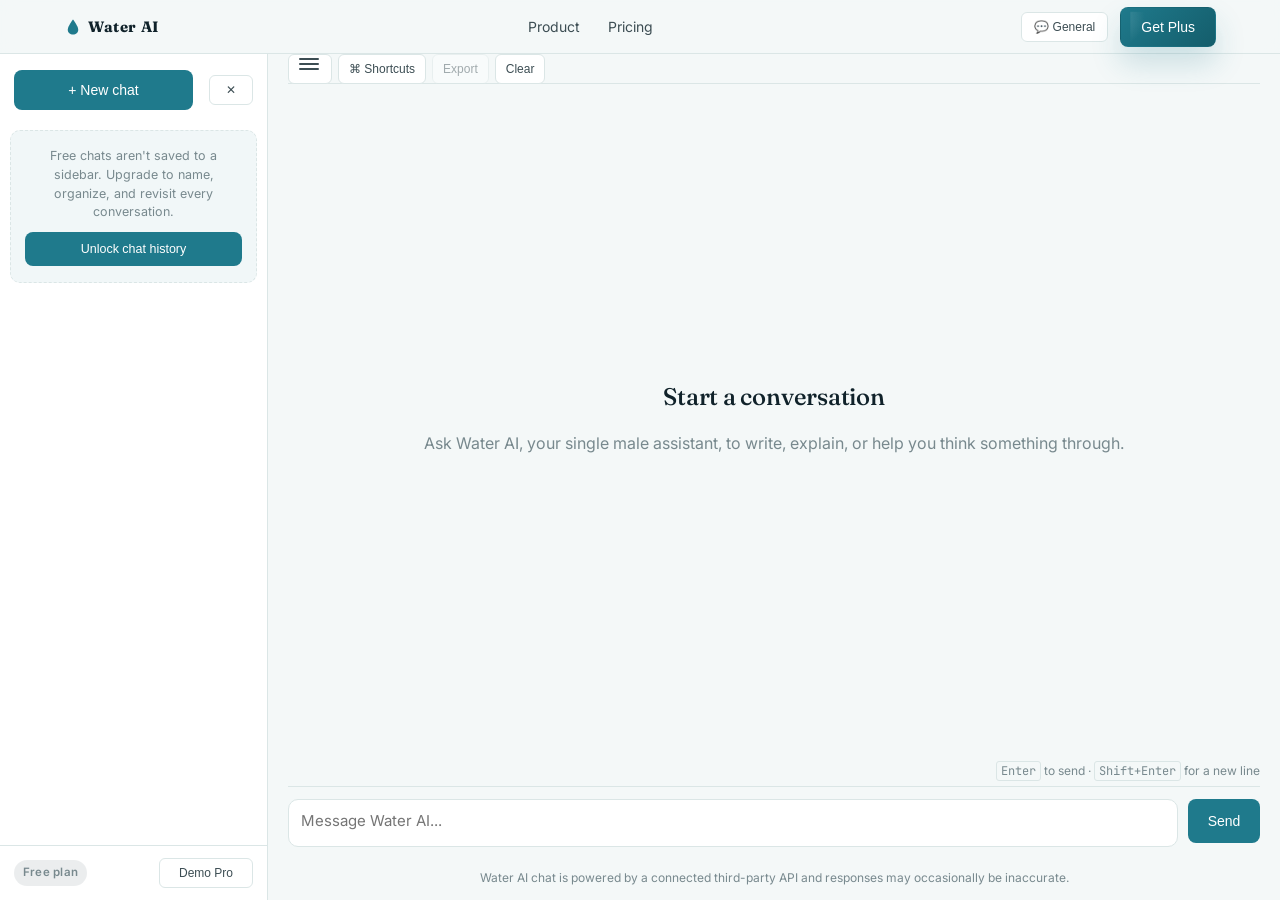
<file: ai/index.html>
<!DOCTYPE html>
<html lang="en">
<head>
<meta charset="UTF-8">
<meta name="viewport" content="width=device-width, initial-scale=1.0">
<title>Chat — Water AI</title>
<meta name="description" content="Chat with Water AI, your intelligent assistant.">
<link rel="preconnect" href="https://fonts.googleapis.com">
<link href="https://fonts.googleapis.com/css2?family=Fraunces:wght@400;500;600&family=Inter:wght@400;500;600&family=JetBrains+Mono&display=swap" rel="stylesheet">
<link rel="stylesheet" href="styles.css">
<style>
  html, body { height: 100%; }
  body { display: flex; flex-direction: column; overflow: hidden; }
  .nav { flex-shrink: 0; }

  .app-shell { flex: 1; display: flex; min-height: 0; width: 100%; }

  /* ---------- Sidebar ---------- */
  .sidebar {
    width: 268px;
    flex-shrink: 0;
    background: var(--surface);
    border-right: 1px solid var(--border);
    display: flex;
    flex-direction: column;
    transition: margin-left 0.2s ease;
  }
  .sidebar.collapsed { margin-left: -268px; }
  .sidebar.open { margin-left: 0; }
  .sidebar-toggle-btn { display: inline-flex; }
  @media (min-width: 901px) {
    .sidebar.open + .chat-page .sidebar-toggle-btn { display: none; }
    .sidebar:not(.open) + .chat-page .sidebar-toggle-btn { display: inline-flex; }
  }
  .sidebar-head { padding: 16px 14px 10px; }
  .btn-block { width: 100%; }
  .sidebar-search { padding: 0 14px 10px; }
  .sidebar-search input {
    width: 100%; border: 1px solid var(--border); border-radius: 8px;
    padding: 8px 10px; font-size: 13px; font-family: inherit;
  }
  .sidebar-search input:focus { outline: none; border-color: var(--primary); }
  .chat-list { flex: 1; overflow-y: auto; padding: 0 8px; display: flex; flex-direction: column; gap: 2px; }
  .chat-list-item {
    display: flex; align-items: center; gap: 8px;
    padding: 9px 10px; border-radius: 8px; cursor: pointer;
    font-size: 13.5px; color: var(--body-text); position: relative;
  }
  .chat-list-item:hover { background: var(--canvas); }
  .chat-list-item.active { background: rgba(31,122,140,0.1); color: var(--ink); font-weight: 500; }
  .chat-list-item .name {
    flex: 1; overflow: hidden; text-overflow: ellipsis; white-space: nowrap;
  }
  .chat-list-item .name-input {
    flex: 1; border: 1px solid var(--primary); border-radius: 5px; padding: 2px 6px;
    font: inherit; font-size: 13.5px; width: 100%;
  }
  .chat-list-item .row-actions { display: none; gap: 2px; flex-shrink: 0; }
  .chat-list-item:hover .row-actions { display: flex; }
  .chat-list-item .row-actions button {
    border: none; background: transparent; cursor: pointer; color: var(--muted);
    padding: 2px 4px; border-radius: 4px; font-size: 12px; line-height: 1;
  }
  .chat-list-item .row-actions button:hover { color: var(--primary); background: rgba(31,122,140,0.12); }
  .chat-list-empty { color: var(--muted); font-size: 13px; padding: 16px 10px; text-align: center; }

  .sidebar-locked {
    margin: 10px; padding: 16px 14px; border-radius: 10px;
    background: rgba(31,122,140,0.06); border: 1px dashed var(--border);
    text-align: center;
  }
  .sidebar-locked p { font-size: 12.5px; color: var(--muted); margin: 0 0 10px; line-height: 1.5; }
  .sidebar-locked .btn { width: 100%; height: 34px; font-size: 12.5px; }

  .sidebar-foot { margin-top: auto; padding: 12px 14px; border-top: 1px solid var(--border); display: flex; align-items: center; justify-content: space-between; gap: 8px; }
  .sidebar-foot-actions { display: flex; align-items: center; gap: 8px; }
  .sidebar-foot-actions .btn { min-width: 136px; }
  .sidebar-foot-actions .demo-toggle { min-width: 94px; }
  .plan-badge { font-size: 11.5px; font-weight: 600; padding: 4px 9px; border-radius: 20px; letter-spacing: 0.02em; }
  .plan-badge.free { background: rgba(120,137,142,0.15); color: var(--muted); }
  .plan-badge.paid { background: rgba(31,122,140,0.14); color: var(--primary); }
  .demo-toggle { font-size: 11px; }

  /* ---------- Main chat column ---------- */
  .chat-page { flex: 1; display: flex; flex-direction: column; width: 100%; max-width: none; margin: 0 auto; padding: 0 20px; min-width: 0; }
  .chat-header { display: flex; align-items: center; justify-content: flex-start; padding: 0; border-bottom: 1px solid var(--border); gap: 8px; flex-wrap: nowrap; height: 30px; }
  .chat-header h3 { position: absolute; width: 1px; height: 1px; padding: 0; margin: -1px; overflow: hidden; clip: rect(0,0,0,0); white-space: nowrap; border: 0; }
  .chat-header .actions { display: flex; gap: 6px; align-items: center; flex-shrink: 0; justify-content: flex-start; width: auto; max-width: 100%; height: 30px; flex-wrap: nowrap; }
  .chat-header .actions .icon-btn { height: 30px; padding: 0 10px; }
  .chat-header .actions .mode-bar { display: flex; gap: 6px; align-items: center; height: 30px; }
  .chat-header .actions .mode-bar .mode-pill { margin: 0; }
  .icon-btn { border: 1px solid var(--border); background: var(--surface); border-radius: 6px; padding: 6px 12px; font-size: 12px; cursor: pointer; color: var(--body-text); height: 30px; line-height: 1; min-width: 44px; }
  .icon-btn:hover { border-color: var(--primary); color: var(--primary); }
  .icon-btn.retry { border-color: #e0a1a1; color: #b23b3b; }
  .icon-btn:disabled { opacity: 0.45; cursor: not-allowed; }
  .icon-btn:disabled:hover { border-color: var(--border); color: var(--body-text); }
  .sidebar-close-btn { margin-left: 8px; }
  .icon-btn { min-width: 44px; }

  .hamburger-icon {
    display: inline-flex;
    flex-direction: column;
    justify-content: center;
    gap: 3px;
    width: 20px;
    height: 18px;
  }
  .hamburger-icon span {
    display: block;
    width: 100%;
    height: 2px;
    background: currentColor;
    border-radius: 999px;
  }

  @media (min-width: 901px) {
    .sidebar.open + .chat-page .chat-header .sidebar-toggle-btn { display: none; }
    .sidebar:not(.open) + .chat-page .chat-header .sidebar-toggle-btn { display: inline-flex; }
  }

  /* persona / mode pills */
  .mode-bar { display: flex; gap: 6px; padding: 0; align-items: center; }
  .mode-pill {
    border: 1px solid var(--border); background: var(--surface); border-radius: 20px;
    padding: 0 12px; font-size: 12px; cursor: pointer; color: var(--body-text);
    display: flex; align-items: center; gap: 5px; height: 30px; min-height: 30px;
  }
  .mode-pill.active { background: var(--primary); border-color: var(--primary); color: #fff; }
  .mode-pill .lock { font-size: 10px; opacity: 0.7; }

  #messages { flex: 1; overflow-y: auto; padding: 24px 0; display: flex; flex-direction: column; gap: 16px; }
  .msg { display: flex; flex-direction: column; max-width: 75%; }
  .msg.user { align-self: flex-end; align-items: flex-end; }
  .msg.assistant { align-self: flex-start; align-items: flex-start; }
  .bubble { padding: 12px 16px; border-radius: 14px; font-size: 15px; line-height: 1.5; white-space: pre-wrap; position: relative; }
  .msg.user .bubble { background: var(--primary); color: #fff; border-bottom-right-radius: 4px; }
  .msg.assistant .bubble { background: var(--surface); border: 1px solid var(--border); color: var(--ink); border-bottom-left-radius: 4px; }
  .msg.error .bubble { border-color: #e0a1a1; color: #b23b3b; background: #fdf1f1; }
  .msg.pinned .bubble { border-color: var(--accent); box-shadow: 0 0 0 1px var(--accent) inset; }

  /* ---------- Rendered Markdown (assistant replies) ---------- */
  .bubble.md-content { white-space: normal; }
  .md-content p { margin: 0 0 10px; }
  .md-content p:last-child { margin-bottom: 0; }
  .md-content h3.md-h, .md-content h4.md-h, .md-content h5.md-h, .md-content h6.md-h {
    margin: 14px 0 8px; font-size: 16px; line-height: 1.3; font-family: 'Fraunces', serif; color: var(--ink);
  }
  .md-content h3.md-h:first-child, .md-content h4.md-h:first-child { margin-top: 0; }
  .md-content ul, .md-content ol { margin: 0 0 10px; padding-left: 22px; }
  .md-content li { margin-bottom: 4px; }
  .md-content li:last-child { margin-bottom: 0; }
  .md-content code { font-family: 'JetBrains Mono', monospace; background: rgba(31,122,140,0.09); padding: 1px 5px; border-radius: 4px; font-size: 0.88em; }
  .md-content pre { background: #0b2229; color: #b9d8dc; padding: 12px 14px; border-radius: 8px; overflow-x: auto; margin: 10px 0; }
  .md-content pre:first-child { margin-top: 0; }
  .md-content pre:last-child { margin-bottom: 0; }
  .md-content pre code { background: none; padding: 0; color: inherit; font-size: 13px; line-height: 1.55; }
  .md-content blockquote { margin: 10px 0; padding: 2px 14px; border-left: 3px solid var(--accent); color: var(--muted); }
  .md-content a { color: var(--primary); text-decoration: underline; text-underline-offset: 2px; }
  .md-content hr { border: none; border-top: 1px solid var(--border); margin: 14px 0; }
  .md-content table { border-collapse: collapse; width: 100%; margin: 10px 0; font-size: 13.5px; }
  .md-content th, .md-content td { border: 1px solid var(--border); padding: 6px 10px; text-align: left; }
  .md-content th { background: rgba(31,122,140,0.07); font-weight: 600; }
  .md-content strong { font-weight: 600; color: var(--ink); }
  .md-content del { opacity: 0.65; }
  .pin-flag { font-size: 10.5px; color: var(--primary); font-weight: 600; margin-bottom: 3px; letter-spacing: 0.02em; }
  .msg-actions { margin-top: 4px; display: flex; gap: 6px; }
  .msg-actions .icon-btn { padding: 4px 9px; font-size: 11px; }

  .loading .bubble { display: flex; gap: 4px; padding: 14px 16px; }
  .dot { width: 6px; height: 6px; border-radius: 50%; background: var(--muted); animation: blink 1.2s infinite; }
  .dot:nth-child(2) { animation-delay: 0.2s; }
  .dot:nth-child(3) { animation-delay: 0.4s; }
  @keyframes blink { 0%, 80%, 100% { opacity: 0.2; } 40% { opacity: 1; } }

  .empty-state { margin: auto; text-align: center; color: var(--muted); }
  .empty-state h2 { color: var(--ink); font-size: 24px; margin-bottom: 8px; }

  #chat-form {
    display: flex;
    align-items: stretch;
    justify-content: space-between;
    gap: 10px;
    padding: 12px 0 10px;
    border-top: 1px solid var(--border);
    flex-wrap: wrap;
    width: 100%;
    max-width: 100%;
    margin: 0 auto;
  }
  #chat-input {
    flex: 1 1 auto;
    min-width: 0;
    border: 1px solid var(--border);
    border-radius: 10px;
    padding: 10px 12px;
    font-size: 15px;
    font-family: inherit;
    resize: none;
    min-height: 48px;
    max-height: 160px;
    line-height: 1.4;
  }
  #chat-input:focus { outline: none; border-color: var(--primary); }
  #chat-form .btn {
    width: auto;
    min-width: 72px;
    height: 44px;
    padding: 0 16px;
    white-space: nowrap;
    flex-shrink: 0;
  }
  .input-hint {
    font-size: 12px;
    color: var(--muted);
    text-align: right;
    margin: -4px 0 6px;
  }
  .input-hint kbd { font-family: 'JetBrains Mono', monospace; background: var(--canvas); border: 1px solid var(--border); border-radius: 3px; padding: 1px 4px; }

  @media (max-width: 1100px) {
    .nav .container { flex-wrap: wrap; gap: 12px; }
    .nav-actions { width: 100%; display: flex; justify-content: flex-end; }
    .chat-page { padding: 0 14px; }
  }

  @media (max-width: 900px) {
    body { overflow-x: hidden; }
    .app-shell { flex-direction: column; min-height: calc(100vh - 54px); }
    .sidebar {
      position: fixed;
      top: 54px;
      bottom: 0;
      left: 0;
      width: 100%;
      max-width: 100%;
      z-index: 60;
      transform: translateX(-100%);
      margin-left: 0;
      box-shadow: 12px 0 24px rgba(15,48,56,0.15);
    }
    .sidebar.open { transform: translateX(0); }
    .sidebar.collapsed { transform: translateX(-100%); }
    .chat-page { width: 100%; margin-left: 0; padding: 0 14px 14px; }
    .chat-header { flex-wrap: wrap; justify-content: space-between; gap: 8px; }
    .chat-header .actions { flex-wrap: wrap; width: 100%; justify-content: flex-start; }
    .sidebar-foot { position: sticky; bottom: 0; background: var(--surface); }
    .sidebar-foot-actions { width: 100%; justify-content: flex-end; flex-wrap: wrap; }
    .sidebar-foot-actions .btn,
    .sidebar-foot-actions .demo-toggle { width: 100%; }
    .sidebar-foot-actions { gap: 8px; }
  }

  @media (max-width: 640px) {
    .sidebar { width: 100%; max-width: 100%; }
    .sidebar-foot-actions { flex-direction: column; align-items: stretch; }
    .sidebar-foot-actions .btn,
    .sidebar-foot-actions .demo-toggle { width: 100%; }
    #chat-form { gap: 8px; }
  }

  /* ---------- Toast ---------- */
  #toast {
    position: fixed; bottom: 24px; left: 50%; transform: translateX(-50%) translateY(20px);
    background: var(--deep); color: var(--canvas); padding: 10px 18px; border-radius: 8px;
    font-size: 13px; opacity: 0; pointer-events: none; transition: all 0.25s ease; z-index: 200;
  }
  #toast.show { opacity: 1; transform: translateX(-50%) translateY(0); }

  /* ---------- Modal ---------- */
  .modal-overlay {
    position: fixed; inset: 0; background: rgba(15,48,56,0.45); backdrop-filter: blur(2px);
    display: none; align-items: center; justify-content: center; z-index: 100; padding: 20px;
  }
  .modal-overlay.show { display: flex; }
  .modal { background: var(--surface); border-radius: 16px; max-width: 480px; width: 100%; padding: 32px; position: relative; max-height: 86vh; overflow-y: auto; }
  .modal.modal-wide { max-width: 620px; }
  .modal-close { position: absolute; top: 16px; right: 16px; border: none; background: transparent; font-size: 18px; cursor: pointer; color: var(--muted); }
  .modal-close:hover { color: var(--ink); }
  .modal .eyebrow { display: block; }
  .modal h2 { font-size: 24px; margin-bottom: 6px; }
  .modal p.sub { color: var(--muted); font-size: 14px; margin-bottom: 24px; }

  .feature-highlight-grid { display: grid; grid-template-columns: 1fr 1fr; gap: 14px; margin-bottom: 22px; }
  .feature-highlight {
    border: 1px solid var(--border); border-radius: 10px; padding: 16px;
  }
  .feature-highlight h4 { font-size: 14.5px; margin: 0 0 6px; font-family: 'Inter', sans-serif; font-weight: 600; color: var(--ink); }
  .feature-highlight p { font-size: 12.5px; color: var(--muted); margin: 0; line-height: 1.5; }

  .feature-list { list-style: none; padding: 0; margin: 0 0 24px; display: grid; grid-template-columns: 1fr 1fr; gap: 10px 16px; }
  .feature-list li { font-size: 13px; color: var(--body-text); display: flex; gap: 8px; align-items: flex-start; }
  .feature-list li .check { color: var(--success); flex-shrink: 0; }

  .modal-actions { display: flex; gap: 10px; }
  .modal-actions .btn { flex: 1; }

  .shortcuts-table { width: 100%; border-collapse: collapse; margin-bottom: 4px; }
  .shortcuts-table td { padding: 9px 0; border-bottom: 1px solid var(--border); font-size: 13.5px; }
  .shortcuts-table td:last-child { text-align: right; }
  .shortcuts-table kbd {
    font-family: 'JetBrains Mono', monospace; background: var(--canvas); border: 1px solid var(--border);
    border-radius: 5px; padding: 3px 7px; font-size: 12px;
  }

  @media (max-width: 1100px) {
    .chat-page { padding: 0 14px; }
    .chat-header { gap: 8px; }
    .chat-header .actions { width: auto; justify-content: flex-start; flex-wrap: wrap; gap: 8px; }
    .chat-header .title-wrap { flex: 1 1 100%; }
  }

  @media (max-width: 720px) {
    .sidebar { position: fixed; top: 64px; bottom: 0; left: 0; z-index: 60; width: 100%; max-width: 320px; margin-left: -100%; box-shadow: 0 0 0 rgba(0,0,0,0); }
    .sidebar.open { margin-left: 0; box-shadow: 12px 0 24px rgba(15,48,56,0.15); }
    .sidebar:not(.open) { margin-left: -100%; }
    .sidebar-toggle-btn { display: inline-flex; }
    .chat-page { padding: 0 14px; }
    .chat-page > #messages { padding: 18px 0; }
    .feature-highlight-grid, .feature-list { grid-template-columns: 1fr; }
  }
</style>
</head>
<body>

<nav class="nav">
  <div class="container">
    <a href="index.html" class="brand">
      <svg viewBox="0 0 24 24" fill="none" xmlns="http://www.w3.org/2000/svg">
        <path d="M12 2C12 2 5 11 5 15.5C5 19.09 8.13 22 12 22C15.87 22 19 19.09 19 15.5C19 11 12 2 12 2Z" fill="#1F7A8C"/>
      </svg>
      Water AI
    </a>
    <div class="nav-links">
      <a href="index.html#features">Product</a>
      <a href="index.html#pricing">Pricing</a>
    </div>
    <div class="nav-actions">
      <button class="icon-btn mode-menu-btn" id="mode-menu-btn" type="button" aria-haspopup="true" aria-expanded="false" title="Open mode menu">Mode</button>
      <div class="mode-menu" id="mode-menu" hidden>
        <button class="mode-menu-item" data-mode="general" data-icon="💬" type="button">General</button>
        <button class="mode-menu-item" data-mode="writing" data-icon="✍️" type="button">Writing</button>
        <button class="mode-menu-item" data-mode="code" data-icon="⌘" type="button">Code</button>
      </div>
      <button class="btn btn-primary btn-plus" id="account-status-btn" type="button">Get Plus</button>
    </div>
  </div>
</nav>

<div class="app-shell">
  <aside class="sidebar" id="sidebar" role="navigation" aria-label="Chat sidebar">
    <div class="sidebar-head">
      <div style="display:flex; align-items:center; gap:8px;">
        <button class="btn btn-primary btn-block" id="new-chat-btn">+ New chat</button>
        <button class="icon-btn sidebar-close-btn" id="sidebar-close-btn" title="Close sidebar" aria-controls="sidebar" aria-label="Close sidebar">✕</button>
      </div>
    </div>

    <div id="paid-sidebar-body" style="display:none; flex:1; min-height:0; display:flex; flex-direction:column;">
      <div class="sidebar-search">
        <input type="text" id="chat-search" placeholder="Search chats...">
      </div>
      <div class="chat-list" id="chat-list"></div>
    </div>

    <div id="free-sidebar-body" style="display:none; flex:1; min-height:0; display:flex; flex-direction:column; justify-content: center;">
      <div class="sidebar-locked">
        <p>Free chats aren't saved to a sidebar. Upgrade to name, organize, and revisit every conversation.</p>
        <button class="btn btn-primary" id="sidebar-upgrade-btn">Unlock chat history</button>
      </div>
    </div>

    <div class="sidebar-foot">
      <span class="plan-badge" id="plan-badge">Free plan</span>
      <div class="sidebar-foot-actions">
        <button class="icon-btn demo-toggle" id="demo-toggle-btn" title="Demo control — switches between the free and paid experience for testing">Demo Pro</button>
      </div>
    </div>
  </aside>

  <div class="chat-page">
    <div class="chat-header">
      <div class="actions">
        <button class="icon-btn sidebar-toggle-btn" id="sidebar-toggle-btn" title="Open sidebar" aria-controls="sidebar" aria-expanded="false">
          <span class="hamburger-icon" aria-hidden="true">
            <span></span>
            <span></span>
            <span></span>
          </span>
        </button>
        <button class="icon-btn" id="shortcuts-btn" title="Keyboard shortcuts">⌘ Shortcuts</button>
        <button class="icon-btn" id="export-btn" title="Export this chat">Export</button>
        <button class="icon-btn" id="clear-btn">Clear</button>
        <div class="mode-bar" id="mode-bar" style="display:none;">
          <button class="mode-pill active" data-mode="general">General</button>
          <button class="mode-pill" data-mode="writing">✍️ Writing</button>
          <button class="mode-pill" data-mode="code">⌘ Code</button>
        </div>
      </div>
      <h3 id="chat-title" class="screen-reader-only">Conversation</h3>
    </div>

    <div id="messages"></div>

    <p class="input-hint" id="input-hint"><kbd>Enter</kbd> to send · <kbd>Shift+Enter</kbd> for a new line</p>
    <form id="chat-form">
      <textarea id="chat-input" placeholder="Message Water AI..." rows="1"></textarea>
      <button type="submit" class="btn btn-primary">Send</button>
    </form>
    <p class="disclosure">Water AI chat is powered by a connected third-party API and responses may occasionally be inaccurate.</p>
  </div>
</div>

<!-- Upgrade popup shown to free users every 2 replies -->
<div class="modal-overlay" id="upgrade-modal">
  <div class="modal modal-wide">
    <button class="modal-close" data-close="upgrade-modal">✕</button>
    <span class="eyebrow">Water AI Pro</span>
    <h2>You're on the free plan</h2>
    <p class="sub">Upgrade for unlimited saved chats, pinned messages, and dedicated writing &amp; code modes.</p>

    <div class="feature-highlight-grid">
      <div class="feature-highlight">
        <h4>Write with confidence</h4>
        <p>Draft, edit, and refine writing that sounds like you, faster.</p>
      </div>
      <div class="feature-highlight">
        <h4>Build faster</h4>
        <p>Generate code, debug problems, and automate repetitive work.</p>
      </div>
    </div>

    <ul class="feature-list">
      <li><span class="check">✓</span> Unlimited named chats in a sidebar</li>
      <li><span class="check">✓</span> Rename, search &amp; organize chats</li>
      <li><span class="check">✓</span> Pin your most important messages</li>
      <li><span class="check">✓</span> One-click share for any reply</li>
      <li><span class="check">✓</span> Export full conversations</li>
      <li><span class="check">✓</span> Full keyboard shortcut set</li>
      <li><span class="check">✓</span> Writing &amp; Code assistant modes</li>
      <li><span class="check">✓</span> No upgrade interruptions</li>
      <li><span class="check">✓</span> Priority response speed</li>
      <li><span class="check">✓</span> Longer, more detailed replies</li>
    </ul>

    <div class="modal-actions">
      <button class="btn btn-ghost" data-close="upgrade-modal">Maybe later</button>
      <button class="btn btn-primary" id="upgrade-confirm-btn">Upgrade to Pro</button>
    </div>
  </div>
</div>

<!-- Shortcuts reference -->
<div class="modal-overlay" id="shortcuts-modal">
  <div class="modal">
    <button class="modal-close" data-close="shortcuts-modal">✕</button>
    <span class="eyebrow">Reference</span>
    <h2>Keyboard shortcuts</h2>
    <p class="sub">Move through Water AI without leaving your keyboard.</p>
    <table class="shortcuts-table">
      <tr><td>Send message</td><td><kbd>Enter</kbd></td></tr>
      <tr><td>New line in message</td><td><kbd>Shift</kbd>+<kbd>Enter</kbd></td></tr>
      <tr><td>New chat</td><td><kbd>Ctrl</kbd>/<kbd>⌘</kbd>+<kbd>K</kbd></td></tr>
      <tr><td>Focus message box</td><td><kbd>/</kbd></td></tr>
      <tr><td>Toggle sidebar</td><td><kbd>Ctrl</kbd>/<kbd>⌘</kbd>+<kbd>B</kbd></td></tr>
      <tr><td>Search chats <span style="color:var(--muted); font-weight:400;">(Pro)</span></td><td><kbd>Ctrl</kbd>/<kbd>⌘</kbd>+<kbd>F</kbd></td></tr>
      <tr><td>Show shortcuts</td><td><kbd>?</kbd></td></tr>
      <tr><td>Close a dialog</td><td><kbd>Esc</kbd></td></tr>
    </table>
  </div>
</div>

<!-- Simple confirm modal for delete -->
<div class="modal-overlay" id="confirm-modal">
  <div class="modal" style="max-width:380px;">
    <button class="modal-close" data-close="confirm-modal">✕</button>
    <h2 id="confirm-title" style="font-size:19px;">Delete this chat?</h2>
    <p class="sub" id="confirm-body" style="margin-bottom:20px;">This can't be undone.</p>
    <div class="modal-actions">
      <button class="btn btn-ghost" data-close="confirm-modal">Cancel</button>
      <button class="btn btn-primary" id="confirm-action-btn" style="background:#b23b3b;">Delete</button>
    </div>
  </div>
</div>

<div id="toast"></div>

<script src="chat.js?v=2"></script>
</body>
</html>
</file>
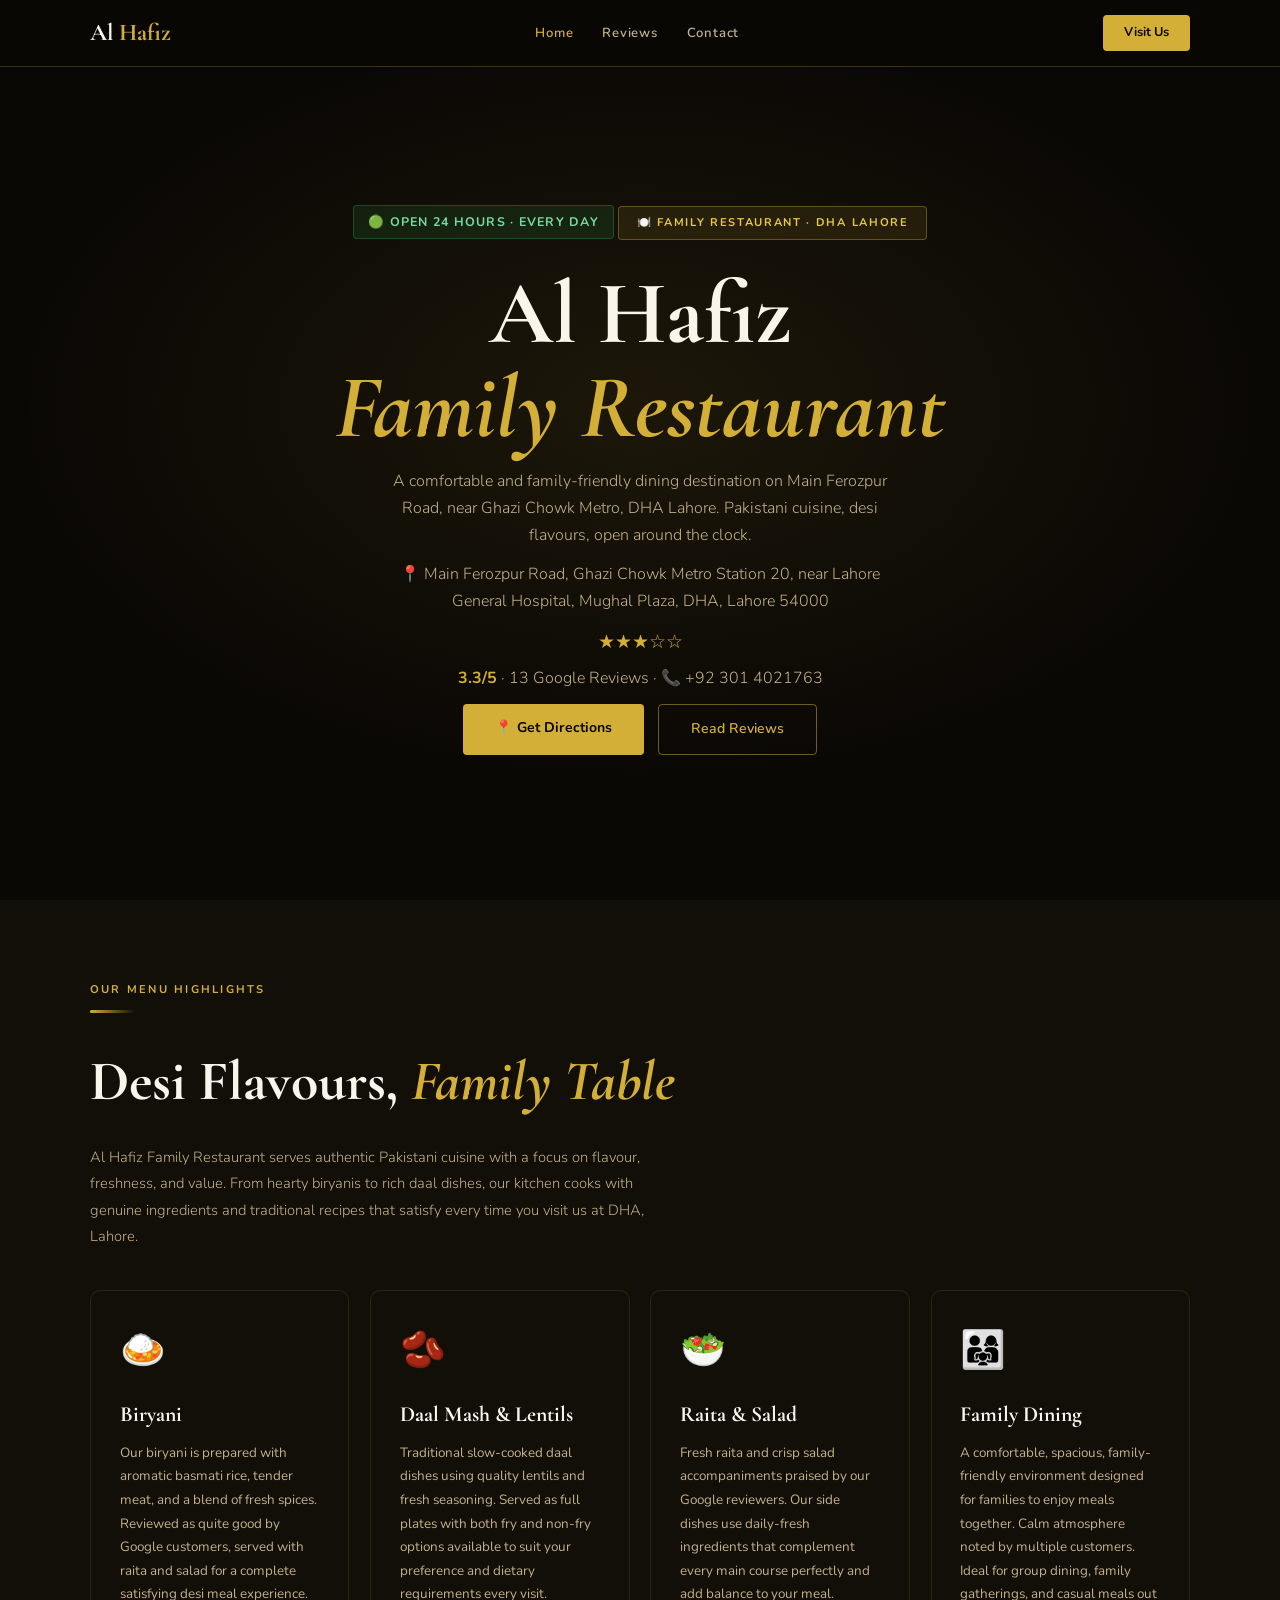
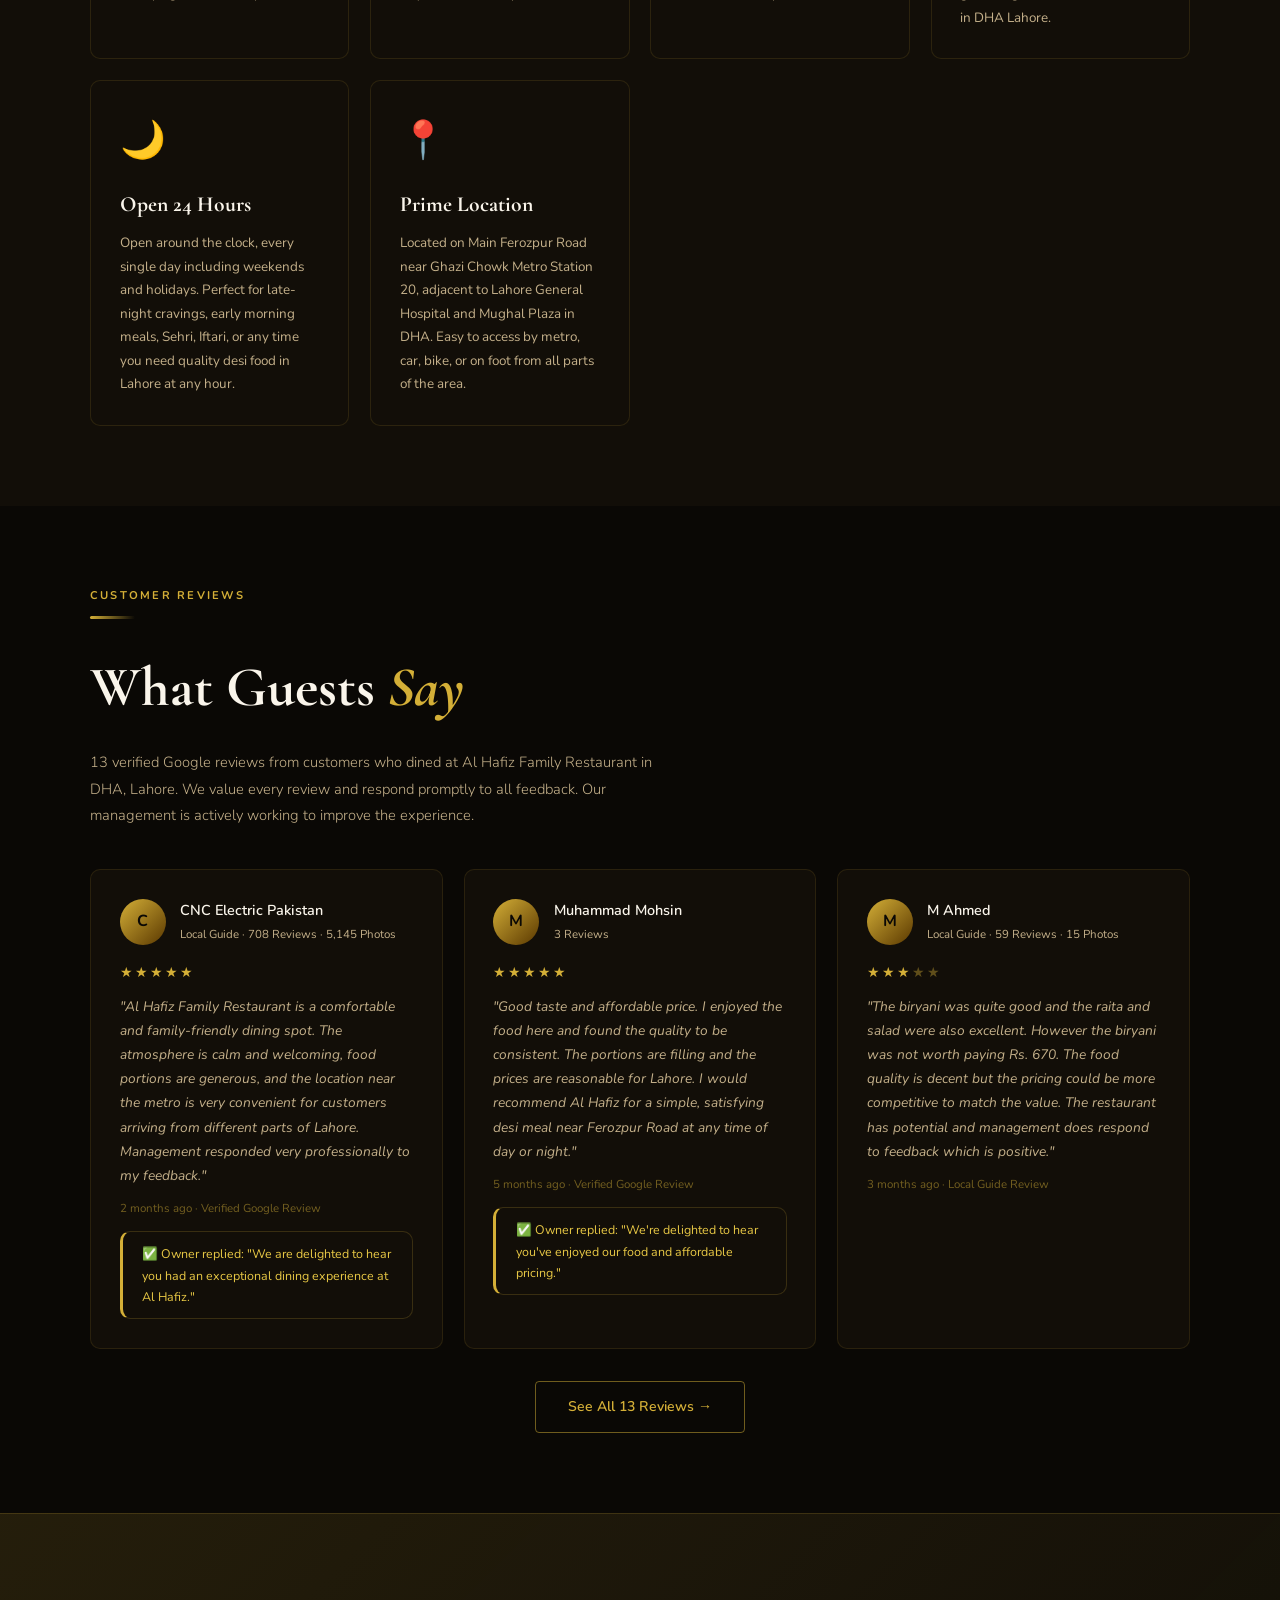
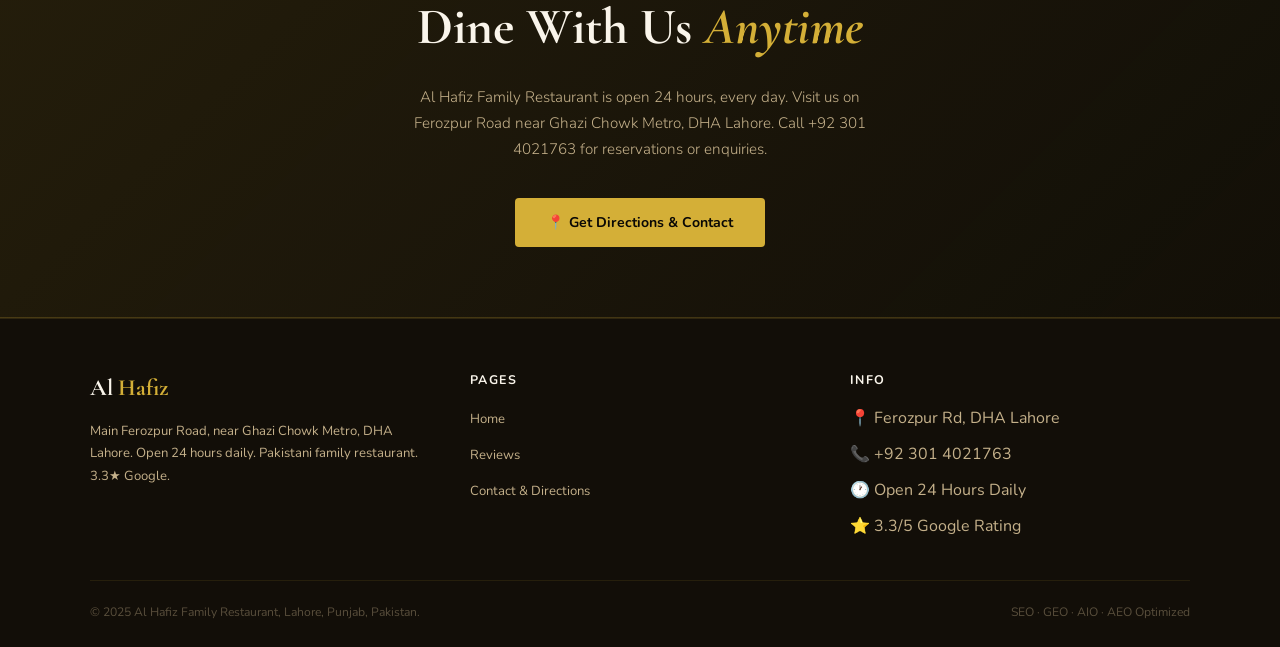
<file: alhafiz/index.html>
<!DOCTYPE html>
<html lang="en">
<head>
<meta charset="UTF-8"><meta name="viewport" content="width=device-width,initial-scale=1">
<title>Al Hafiz Family Restaurant Lahore – Open 24 Hours | Ferozpur Road, DHA</title>
<meta name="description" content="Al Hafiz Family Restaurant near Ghazi Chowk Metro, Ferozpur Road, DHA Lahore. Open 24 hours. Biryani, desi food & more. Family-friendly dining. Call +92 301 4021763. Rated 3.3★ on Google.">
<meta name="keywords" content="Al Hafiz Family Restaurant Lahore, restaurant Ferozpur road, 24 hour restaurant Lahore DHA, biryani Lahore, family restaurant Lahore, near Ghazi Chowk metro, +92 301 4021763">
<meta name="robots" content="index,follow"><meta name="geo.region" content="PK-PB"><meta name="geo.placename" content="Lahore, Punjab, Pakistan">
<meta property="og:title" content="Al Hafiz Family Restaurant – Open 24 Hours, Lahore DHA"><meta property="og:type" content="restaurant">
<link rel="canonical" href="https://alhafizrestaurant.pk/">
<script type="application/ld+json">{"@context":"https://schema.org","@type":"Restaurant","name":"Al Hafiz Family Restaurant","telephone":"+92-301-4021763","address":{"@type":"PostalAddress","streetAddress":"Main Ferozpur road, Ghazi Chowk Metro station 20, near Lahore General Hospital Mughal Plaza, DHA","addressLocality":"Lahore","addressRegion":"Punjab","postalCode":"54000","addressCountry":"PK"},"geo":{"@type":"GeoCoordinates","latitude":"31.5100","longitude":"74.3300"},"openingHours":"Mo-Su 00:00-23:59","priceRange":"$$","servesCuisine":["Pakistani","Desi","Biryani","Family"],"aggregateRating":{"@type":"AggregateRating","ratingValue":"3.3","reviewCount":"13","bestRating":"5"}}</script>
<link href="https://fonts.googleapis.com/css2?family=Cormorant+Garamond:ital,wght@0,700;1,600&family=Nunito:wght@300;400;600;700&display=swap" rel="stylesheet">
<style>
*{margin:0;padding:0;box-sizing:border-box}html{scroll-behavior:smooth}
body{background:#0a0805;color:#c4b08a;font-family:'Nunito',sans-serif;line-height:1.7}a{text-decoration:none;color:inherit}
nav{position:fixed;top:0;width:100%;background:rgba(10,8,5,.96);backdrop-filter:blur(10px);border-bottom:1px solid rgba(212,175,55,.25);z-index:999;padding:0 6%}
.ni{max-width:1100px;margin:0 auto;display:flex;align-items:center;justify-content:space-between;height:66px}
.logo{font-family:'Cormorant Garamond',serif;font-size:1.5rem;font-weight:700;color:#faf5eb}.logo span{color:#d4af37}
.nl{display:flex;gap:1.8rem;list-style:none}.nl a{font-size:.82rem;font-weight:600;letter-spacing:.06em;color:#c4b08a;transition:.3s}.nl a:hover,.nl a.on{color:#d4af37}
.nbtn{background:#d4af37;color:#0a0805;padding:.45rem 1.3rem;border-radius:4px;font-weight:700;font-size:.8rem;transition:.3s}.nbtn:hover{background:#e8c845}
.hbg{display:none;flex-direction:column;gap:5px;background:none;border:none;cursor:pointer;padding:4px}.hbg span{width:22px;height:2px;background:#d4af37;display:block;border-radius:2px}
.mob{display:none;position:fixed;top:66px;left:0;right:0;background:#120e08;padding:1.5rem 6%;z-index:998;border-bottom:1px solid rgba(212,175,55,.2)}
.mob.open{display:block}.mob ul{list-style:none;display:flex;flex-direction:column;gap:1rem}
.mob a{font-size:.95rem;font-weight:600;color:#c4b08a}.mob a:hover{color:#d4af37}
.hero{min-height:100vh;display:flex;align-items:center;justify-content:center;text-align:center;padding:120px 6% 60px;background:radial-gradient(ellipse 70% 60% at 50% 45%,rgba(212,175,55,.09) 0%,transparent 70%),#0a0805}
.hbadge{display:inline-flex;align-items:center;gap:.5rem;background:rgba(212,175,55,.1);border:1px solid rgba(212,175,55,.35);color:#e8c845;font-size:.7rem;font-weight:700;letter-spacing:.15em;text-transform:uppercase;padding:.4rem 1.1rem;border-radius:4px;margin-bottom:1.7rem}
.hero h1{font-family:'Cormorant Garamond',serif;font-size:clamp(3rem,7vw,5.8rem);font-weight:700;color:#faf5eb;line-height:1.05;margin-bottom:.8rem}
.hero h1 em{color:#d4af37;font-style:italic}
.hero p{font-size:1rem;color:#c4b08a;max-width:530px;margin:0 auto .7rem;font-weight:300}
.loc{font-size:.82rem;color:#e8c845;margin-bottom:1.7rem}
.open24{display:inline-flex;align-items:center;gap:.5rem;background:rgba(50,180,80,.12);border:1px solid rgba(50,180,80,.3);color:#7ad9a0;font-size:.78rem;font-weight:700;letter-spacing:.1em;text-transform:uppercase;padding:.35rem .9rem;border-radius:4px;margin-bottom:1.3rem}
.stars{font-size:1.2rem;color:#d4af37;margin-bottom:.4rem}
.rtxt{font-size:.85rem;color:#c4b08a;margin-bottom:2.4rem}
.btns{display:flex;gap:.9rem;justify-content:center;flex-wrap:wrap}
.bg{background:#d4af37;color:#0a0805;padding:.8rem 2rem;border-radius:4px;font-weight:700;font-size:.88rem;transition:.3s;display:inline-block}.bg:hover{background:#e8c845;transform:translateY(-2px)}
.bo{background:transparent;color:#d4af37;padding:.8rem 2rem;border-radius:4px;font-weight:600;font-size:.88rem;border:1.5px solid rgba(212,175,55,.5);transition:.3s;display:inline-block}.bo:hover{border-color:#d4af37}
.ct{max-width:1100px;margin:0 auto}
.sl1{font-size:.7rem;font-weight:700;letter-spacing:.2em;text-transform:uppercase;color:#d4af37;margin-bottom:.7rem}
.st{font-family:'Cormorant Garamond',serif;font-size:clamp(2.3rem,4.5vw,3.5rem);font-weight:700;color:#faf5eb;margin-bottom:.9rem}
.st em{color:#d4af37;font-style:italic}.dv{width:45px;height:3px;background:linear-gradient(90deg,#d4af37,transparent);margin-bottom:1.3rem;border-radius:2px}
.sd{font-size:.92rem;color:#c4b08a;max-width:580px;font-weight:300;line-height:1.8;margin-bottom:2.5rem}
.grid3{display:grid;grid-template-columns:repeat(auto-fit,minmax(230px,1fr));gap:1.3rem}
.card{background:#120e08;border:1px solid rgba(212,175,55,.13);border-radius:10px;padding:1.8rem;transition:.4s}
.card:hover{border-color:rgba(212,175,55,.4);transform:translateY(-5px);box-shadow:0 14px 35px rgba(0,0,0,.4)}
.cico{font-size:2.3rem;margin-bottom:.9rem;display:block}
.card h3{font-family:'Cormorant Garamond',serif;font-size:1.35rem;color:#faf5eb;margin-bottom:.5rem}
.card p{font-size:.84rem;color:#c4b08a;line-height:1.75}
.rcard{background:#120e08;border:1px solid rgba(212,175,55,.12);border-radius:10px;padding:1.8rem;transition:.3s;position:relative}
.rcard:hover{border-color:rgba(212,175,55,.35);transform:translateY(-3px)}
.rh{display:flex;gap:.9rem;align-items:center;margin-bottom:1rem}
.av{width:46px;height:46px;border-radius:50%;background:linear-gradient(135deg,#d4af37,#5a3800);display:flex;align-items:center;justify-content:center;font-weight:700;font-size:1rem;color:#0a0805;flex-shrink:0}
.rn{font-weight:600;color:#faf5eb;font-size:.9rem}.rm{font-size:.72rem;color:#c4b08a;margin-top:.15rem}
.rs{display:flex;gap:2px;margin-bottom:.7rem}.rs span{color:#d4af37;font-size:.85rem}
.rt{font-size:.86rem;color:#c4b08a;line-height:1.75;font-style:italic}
.rd{font-size:.72rem;color:rgba(212,175,55,.5);margin-top:.7rem}
.or{background:#120e08;border:1px solid rgba(212,175,55,.2);border-radius:10px;padding:.7rem 1.2rem;font-size:.78rem;color:#e8c845;margin-top:.8rem;border-left:3px solid #d4af37}
.cta{background:linear-gradient(135deg,rgba(212,175,55,.13),rgba(212,175,55,.04));border-top:1px solid rgba(212,175,55,.2);border-bottom:1px solid rgba(212,175,55,.2);text-align:center;padding:70px 6%}
.cta h2{font-family:'Cormorant Garamond',serif;font-size:clamp(2rem,4.5vw,3.2rem);color:#faf5eb;margin-bottom:.9rem}
.cta h2 em{color:#d4af37;font-style:italic}.cta p{font-size:.95rem;color:#c4b08a;max-width:480px;margin:0 auto 2.2rem;font-weight:300}
footer{background:#120e08;border-top:1px solid rgba(212,175,55,.15);padding:50px 6% 25px}
.fg{max-width:1100px;margin:0 auto;display:grid;grid-template-columns:repeat(auto-fit,minmax(180px,1fr));gap:2.5rem;margin-bottom:2.5rem}
.fl{font-family:'Cormorant Garamond',serif;font-size:1.45rem;font-weight:700;color:#faf5eb;margin-bottom:.7rem}.fl span{color:#d4af37}
.fd{font-size:.82rem;color:#c4b08a;line-height:1.7}
.ft{font-weight:700;color:#faf5eb;font-size:.78rem;letter-spacing:.12em;text-transform:uppercase;margin-bottom:.9rem}
.fli{list-style:none;display:flex;flex-direction:column;gap:.55rem}.fli a{font-size:.82rem;color:#c4b08a;transition:color .3s}.fli a:hover{color:#d4af37}
.fbot{max-width:1100px;margin:0 auto;border-top:1px solid rgba(212,175,55,.1);padding-top:1.3rem;display:flex;justify-content:space-between;flex-wrap:wrap;gap:.8rem}
.fbot p{font-size:.76rem;color:rgba(196,176,138,.4)}
@media(max-width:768px){.nl,.nbtn{display:none}.hbg{display:flex}.btns{flex-direction:column;align-items:center}.grid3{grid-template-columns:1fr}}
</style>
</head>
<body>
<nav><div class="ni">
  <a href="index.html" class="logo">Al <span>Hafiz</span></a>
  <ul class="nl"><li><a href="index.html" class="on">Home</a></li><li><a href="reviews.html">Reviews</a></li><li><a href="contact.html">Contact</a></li></ul>
  <a href="contact.html" class="nbtn">Visit Us</a>
  <button class="hbg" onclick="document.querySelector('.mob').classList.toggle('open')"><span></span><span></span><span></span></button>
</div></nav>
<div class="mob"><ul><li><a href="index.html">Home</a></li><li><a href="reviews.html">Reviews</a></li><li><a href="contact.html">Contact</a></li></ul></div>
<main>
<section class="hero">
  <div>
    <div class="open24">🟢 Open 24 Hours · Every Day</div>
    <div class="hbadge">🍽️ Family Restaurant · DHA Lahore</div>
    <h1>Al Hafiz<br><em>Family Restaurant</em></h1>
    <p>A comfortable and family-friendly dining destination on Main Ferozpur Road, near Ghazi Chowk Metro, DHA Lahore. Pakistani cuisine, desi flavours, open around the clock.</p>
    <p class="loc">📍 Main Ferozpur Road, Ghazi Chowk Metro Station 20, near Lahore General Hospital, Mughal Plaza, DHA, Lahore 54000</p>
    <div class="stars">★★★☆☆</div>
    <p class="rtxt"><strong style="color:#d4af37">3.3/5</strong> · 13 Google Reviews · 📞 +92 301 4021763</p>
    <div class="btns"><a href="contact.html" class="bg">📍 Get Directions</a><a href="reviews.html" class="bo">Read Reviews</a></div>
  </div>
</section>
<section style="padding:80px 6%;background:#120e08">
  <div class="ct">
    <p class="sl1">Our Menu Highlights</p><div class="dv"></div>
    <h2 class="st">Desi Flavours, <em>Family Table</em></h2>
    <p class="sd">Al Hafiz Family Restaurant serves authentic Pakistani cuisine with a focus on flavour, freshness, and value. From hearty biryanis to rich daal dishes, our kitchen cooks with genuine ingredients and traditional recipes that satisfy every time you visit us at DHA, Lahore.</p>
    <div class="grid3">
      <article class="card"><span class="cico">🍛</span><h3>Biryani</h3><p>Our biryani is prepared with aromatic basmati rice, tender meat, and a blend of fresh spices. Reviewed as quite good by Google customers, served with raita and salad for a complete satisfying desi meal experience.</p></article>
      <article class="card"><span class="cico">🫘</span><h3>Daal Mash & Lentils</h3><p>Traditional slow-cooked daal dishes using quality lentils and fresh seasoning. Served as full plates with both fry and non-fry options available to suit your preference and dietary requirements every visit.</p></article>
      <article class="card"><span class="cico">🥗</span><h3>Raita & Salad</h3><p>Fresh raita and crisp salad accompaniments praised by our Google reviewers. Our side dishes use daily-fresh ingredients that complement every main course perfectly and add balance to your meal.</p></article>
      <article class="card"><span class="cico">👨‍👩‍👧</span><h3>Family Dining</h3><p>A comfortable, spacious, family-friendly environment designed for families to enjoy meals together. Calm atmosphere noted by multiple customers. Ideal for group dining, family gatherings, and casual meals out in DHA Lahore.</p></article>
      <article class="card"><span class="cico">🌙</span><h3>Open 24 Hours</h3><p>Open around the clock, every single day including weekends and holidays. Perfect for late-night cravings, early morning meals, Sehri, Iftari, or any time you need quality desi food in Lahore at any hour.</p></article>
      <article class="card"><span class="cico">📍</span><h3>Prime Location</h3><p>Located on Main Ferozpur Road near Ghazi Chowk Metro Station 20, adjacent to Lahore General Hospital and Mughal Plaza in DHA. Easy to access by metro, car, bike, or on foot from all parts of the area.</p></article>
    </div>
  </div>
</section>
<section style="padding:80px 6%">
  <div class="ct">
    <p class="sl1">Customer Reviews</p><div class="dv"></div>
    <h2 class="st">What Guests <em>Say</em></h2>
    <p class="sd">13 verified Google reviews from customers who dined at Al Hafiz Family Restaurant in DHA, Lahore. We value every review and respond promptly to all feedback. Our management is actively working to improve the experience.</p>
    <div class="grid3">
      <article class="rcard"><div class="rh"><div class="av">C</div><div><div class="rn">CNC Electric Pakistan</div><div class="rm">Local Guide · 708 Reviews · 5,145 Photos</div></div></div><div class="rs"><span>★</span><span>★</span><span>★</span><span>★</span><span>★</span></div><p class="rt">"Al Hafiz Family Restaurant is a comfortable and family-friendly dining spot. The atmosphere is calm and welcoming, food portions are generous, and the location near the metro is very convenient for customers arriving from different parts of Lahore. Management responded very professionally to my feedback."</p><div class="rd">2 months ago · Verified Google Review</div><div class="or">✅ Owner replied: "We are delighted to hear you had an exceptional dining experience at Al Hafiz."</div></article>
      <article class="rcard"><div class="rh"><div class="av">M</div><div><div class="rn">Muhammad Mohsin</div><div class="rm">3 Reviews</div></div></div><div class="rs"><span>★</span><span>★</span><span>★</span><span>★</span><span>★</span></div><p class="rt">"Good taste and affordable price. I enjoyed the food here and found the quality to be consistent. The portions are filling and the prices are reasonable for Lahore. I would recommend Al Hafiz for a simple, satisfying desi meal near Ferozpur Road at any time of day or night."</p><div class="rd">5 months ago · Verified Google Review</div><div class="or">✅ Owner replied: "We're delighted to hear you've enjoyed our food and affordable pricing."</div></article>
      <article class="rcard"><div class="rh"><div class="av">M</div><div><div class="rn">M Ahmed</div><div class="rm">Local Guide · 59 Reviews · 15 Photos</div></div></div><div class="rs"><span>★</span><span>★</span><span>★</span><span style="opacity:.4">★</span><span style="opacity:.4">★</span></div><p class="rt">"The biryani was quite good and the raita and salad were also excellent. However the biryani was not worth paying Rs. 670. The food quality is decent but the pricing could be more competitive to match the value. The restaurant has potential and management does respond to feedback which is positive."</p><div class="rd">3 months ago · Local Guide Review</div></article>
    </div>
    <div style="text-align:center;margin-top:2rem"><a href="reviews.html" class="bo">See All 13 Reviews →</a></div>
  </div>
</section>
<section class="cta">
  <h2>Dine With Us <em>Anytime</em></h2>
  <p>Al Hafiz Family Restaurant is open 24 hours, every day. Visit us on Ferozpur Road near Ghazi Chowk Metro, DHA Lahore. Call +92 301 4021763 for reservations or enquiries.</p>
  <a href="contact.html" class="bg">📍 Get Directions & Contact</a>
</section>
</main>
<footer><div class="fg">
  <div><div class="fl">Al <span>Hafiz</span></div><p class="fd">Main Ferozpur Road, near Ghazi Chowk Metro, DHA Lahore. Open 24 hours daily. Pakistani family restaurant. 3.3★ Google.</p></div>
  <div><div class="ft">Pages</div><ul class="fli"><li><a href="index.html">Home</a></li><li><a href="reviews.html">Reviews</a></li><li><a href="contact.html">Contact & Directions</a></li></ul></div>
  <div><div class="ft">Info</div><ul class="fli"><li>📍 Ferozpur Rd, DHA Lahore</li><li>📞 +92 301 4021763</li><li>🕐 Open 24 Hours Daily</li><li>⭐ 3.3/5 Google Rating</li></ul></div>
</div><div class="fbot"><p>© 2025 Al Hafiz Family Restaurant, Lahore, Punjab, Pakistan.</p><p>SEO · GEO · AIO · AEO Optimized</p></div></footer>
</body></html>
</file>
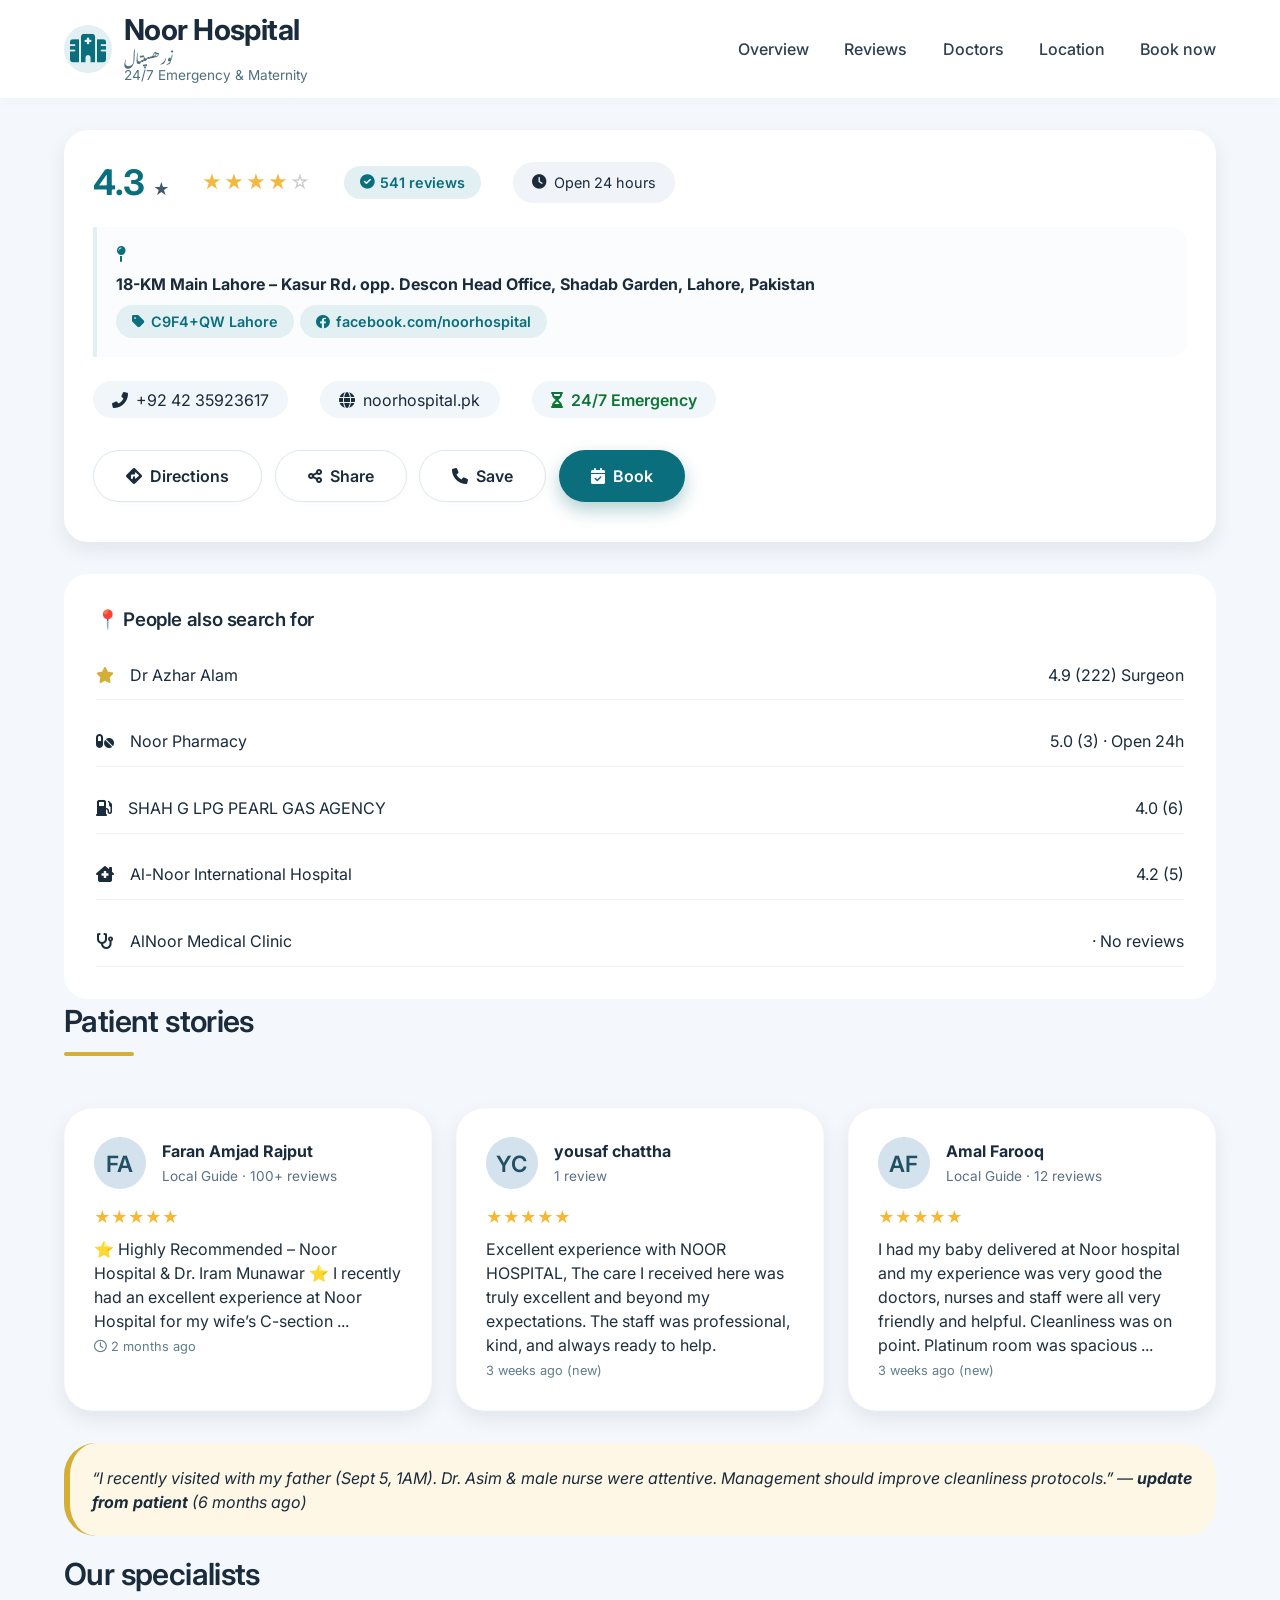
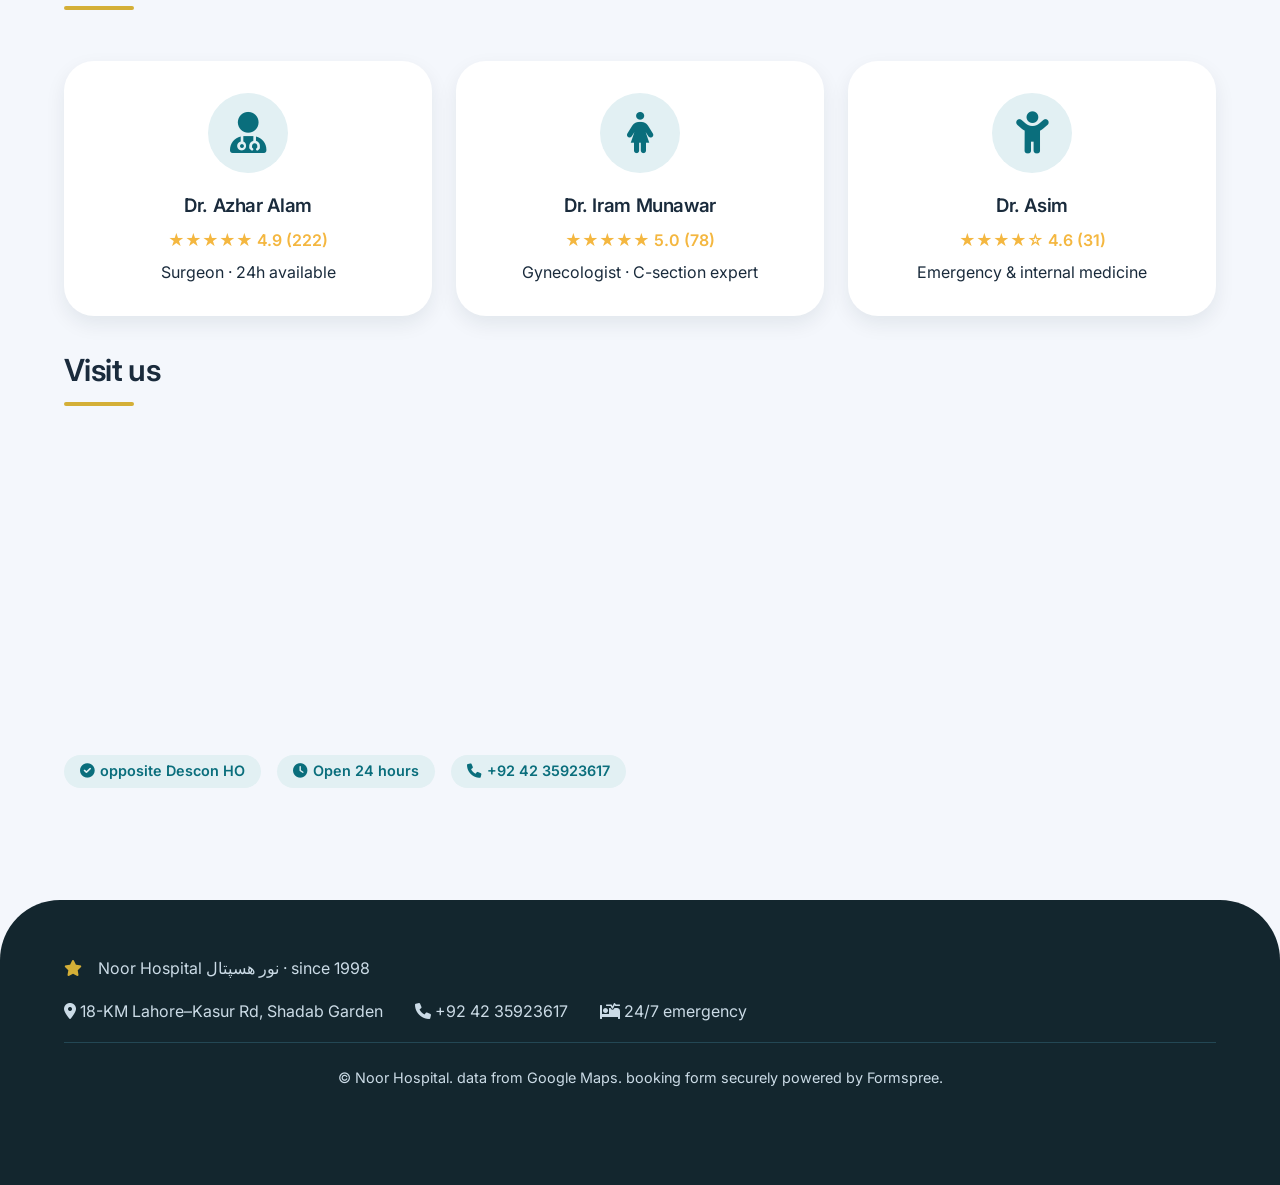
<file: noor/index.html>
<!DOCTYPE html>
<html lang="en">
<head>
  <meta charset="UTF-8">
  <meta name="viewport" content="width=device-width, initial-scale=1.0, maximum-scale=5.0, user-scalable=yes">
  <title>نور ہسپتال · Noor Hospital</title>
  <!-- Font Awesome 6 (free) -->
  <link rel="stylesheet" href="https://cdnjs.cloudflare.com/ajax/libs/font-awesome/6.0.0-beta3/css/all.min.css">
  <!-- Google Fonts for clean typography -->
  <link href="https://fonts.googleapis.com/css2?family=Inter:opsz,wght@14..32,400;14..32,500;14..32,600;14..32,700&family=Noto+Nastaliq+Urdu:wght@400;700&display=swap" rel="stylesheet">
  <style>
    /* ----- RESET & VARIABLES ----- */
    * {
      margin: 0;
      padding: 0;
      box-sizing: border-box;
      font-family: 'Inter', sans-serif;
    }
    body {
      background: #f4f7fc;
      color: #1a2b3c;
      line-height: 1.5;
    }
    :root {
      --primary: #0a6e7c;
      --primary-light: #e2f0f3;
      --secondary: #2c3e50;
      --accent: #d4af37;
      --grey-bg: #ffffff;
      --soft-grey: #f0f4f8;
      --text-dark: #1e2b37;
      --shadow: 0 8px 20px rgba(0,40,50,0.08);
      --border-radius: 24px;
    }
    /* ----- TYPOGRAPHY & UTILITY ----- */
    h1, h2, h3 {
      font-weight: 600;
      letter-spacing: -0.02em;
    }
    h2 {
      font-size: 1.9rem;
      margin-bottom: 1.2rem;
      position: relative;
      display: inline-block;
    }
    h2:after {
      content: '';
      display: block;
      width: 70px;
      height: 4px;
      background: var(--accent);
      border-radius: 4px;
      margin-top: 8px;
    }
    .urdu-text {
      font-family: 'Noto Nastaliq Urdu', serif;
      font-size: 1.6rem;
      font-weight: 500;
      color: var(--primary);
      line-height: 1.3;
    }
    .container {
      width: 90%;
      max-width: 1280px;
      margin: 0 auto;
      padding: 0.5rem 0 3rem;
    }
    .badge {
      background: var(--primary-light);
      color: var(--primary);
      font-weight: 600;
      padding: 0.35rem 1rem;
      border-radius: 40px;
      font-size: 0.9rem;
      display: inline-flex;
      align-items: center;
      gap: 6px;
    }
    .btn {
      background: white;
      border: 1px solid #dde7f0;
      padding: 0.8rem 2rem;
      border-radius: 60px;
      font-weight: 600;
      font-size: 1rem;
      cursor: pointer;
      transition: all 0.2s;
      display: inline-flex;
      align-items: center;
      gap: 8px;
      box-shadow: 0 2px 6px rgba(0,0,0,0.02);
      text-decoration: none;
      color: inherit;
    }
    .btn-primary {
      background: var(--primary);
      color: white;
      border: none;
      box-shadow: 0 8px 18px rgba(6, 100, 110, 0.3);
    }
    .btn-primary:hover {
      background: #085d69;
      transform: translateY(-2px);
    }
    .btn-outline:hover {
      background: var(--primary-light);
      border-color: var(--primary);
    }
    /* ----- HEADER & NAV (mobile first) ----- */
    header {
      background: white;
      padding: 0.8rem 5%;
      box-shadow: 0 4px 12px rgba(0,0,0,0.02);
      display: flex;
      flex-wrap: wrap;
      align-items: center;
      justify-content: space-between;
      position: sticky;
      top: 0;
      z-index: 50;
    }
    .logo-area {
      display: flex;
      align-items: center;
      gap: 12px;
    }
    .hospital-icon {
      background: var(--primary-light);
      width: 48px;
      height: 48px;
      border-radius: 30px;
      display: flex;
      align-items: center;
      justify-content: center;
      color: var(--primary);
      font-size: 1.8rem;
    }
    .logo-text h1 {
      font-size: 1.6rem;
      font-weight: 700;
      line-height: 1.2;
    }
    .logo-text span {
      font-size: 0.85rem;
      color: #4f6f7f;
      display: block;
    }
    .nav-links {
      display: none;
      order: 3;
      width: 100%;
      flex-direction: column;
      gap: 1rem;
      background: white;
      padding: 1.5rem 0 0.5rem;
      margin-top: 1rem;
      border-top: 1px solid #eef3f8;
    }
    .nav-links a {
      text-decoration: none;
      color: var(--secondary);
      font-weight: 500;
      padding: 0.5rem 0;
    }
    #nav-toggle {
      display: none;
    }
    .menu-icon {
      font-size: 2rem;
      cursor: pointer;
      color: var(--primary);
    }
    #nav-toggle:checked ~ .nav-links {
      display: flex;
    }
    @media (min-width: 768px) {
      .menu-icon { display: none; }
      .nav-links {
        display: flex !important;
        flex-direction: row;
        width: auto;
        order: 0;
        border: none;
        padding: 0;
        margin: 0;
        gap: 2.2rem;
      }
      .logo-text h1 { font-size: 1.8rem; }
    }
    /* ----- HERO SECTION (google maps style) ----- */
    .hero-card {
      background: white;
      border-radius: var(--border-radius);
      padding: 2rem 1.8rem;
      margin: 1.5rem 0 1rem;
      box-shadow: var(--shadow);
      display: flex;
      flex-direction: column;
      gap: 1.5rem;
    }
    .rating-row {
      display: flex;
      align-items: center;
      flex-wrap: wrap;
      gap: 1rem 2rem;
    }
    .stars {
      color: #f4b740;
      letter-spacing: 2px;
      font-size: 1.2rem;
    }
    .big-rating {
      font-size: 2.2rem;
      font-weight: 700;
      color: var(--primary);
      line-height: 1;
    }
    .meta-chip {
      background: var(--soft-grey);
      border-radius: 40px;
      padding: 0.6rem 1.2rem;
      font-size: 0.9rem;
      display: flex;
      align-items: center;
      gap: 8px;
      white-space: nowrap;
    }
    .address-block {
      display: flex;
      flex-direction: column;
      gap: 0.6rem;
      border-left: 4px solid var(--primary-light);
      padding-left: 1.2rem;
      background: #fafcfd;
      border-radius: 0 16px 16px 0;
      padding: 1.2rem;
    }
    .contact-row {
      display: flex;
      flex-wrap: wrap;
      gap: 1rem 2rem;
      align-items: center;
    }
    .contact-item {
      display: flex;
      align-items: center;
      gap: 8px;
      background: #f1f6fa;
      padding: 0.4rem 1.2rem;
      border-radius: 40px;
    }
    .openhours {
      font-weight: 600;
      color: #0e7334;
    }
    /* quick action buttons */
    .action-buttons {
      display: flex;
      flex-wrap: wrap;
      gap: 0.8rem;
      margin: 0.5rem 0;
    }
    /* ----- REVIEW CARD GRID ----- */
    .review-grid {
      display: grid;
      grid-template-columns: 1fr;
      gap: 1.5rem;
      margin: 2rem 0;
    }
    .review-card {
      background: white;
      border-radius: 28px;
      padding: 1.8rem;
      box-shadow: var(--shadow);
      border: 1px solid rgba(0,0,0,0.02);
    }
    .review-header {
      display: flex;
      align-items: center;
      gap: 1rem;
      margin-bottom: 1rem;
    }
    .avatar {
      width: 52px;
      height: 52px;
      background: #d4e2ed;
      border-radius: 28px;
      display: flex;
      align-items: center;
      justify-content: center;
      font-weight: 600;
      font-size: 1.4rem;
      color: #1f5163;
    }
    .review-meta h4 {
      font-weight: 700;
    }
    .review-meta span {
      font-size: 0.85rem;
      color: #5c6f82;
    }
    .review-stars {
      color: #f7b731;
      margin: 0.5rem 0;
    }
    .review-text {
      color: #1e2f3d;
    }
    /* doctors & nearby */
    .doc-grid {
      display: grid;
      grid-template-columns: repeat(auto-fit, minmax(220px, 1fr));
      gap: 1.5rem;
      margin: 2rem 0;
    }
    .doc-card {
      background: white;
      border-radius: 30px;
      padding: 2rem 1.5rem;
      text-align: center;
      box-shadow: var(--shadow);
      transition: all 0.2s;
    }
    .doc-card:hover {
      transform: translateY(-5px);
    }
    .doc-icon {
      font-size: 2.6rem;
      color: var(--primary);
      background: var(--primary-light);
      width: 80px;
      height: 80px;
      border-radius: 50%;
      display: flex;
      align-items: center;
      justify-content: center;
      margin: 0 auto 1.2rem;
    }
    .doc-rating {
      color: #f4b740;
      font-weight: 600;
      margin: 0.5rem 0;
    }
    .nearby-list {
      display: flex;
      flex-direction: column;
      gap: 1rem;
      background: white;
      border-radius: var(--border-radius);
      padding: 2rem;
      margin-top: 2rem;
    }
    .nearby-item {
      display: flex;
      align-items: center;
      gap: 1rem;
      padding: 0.8rem 0;
      border-bottom: 1px solid #ecf3f8;
    }
    /* Modal (hidden booking form) */
    .modal {
      display: none;
      position: fixed;
      top: 0; left: 0; width: 100%; height: 100%;
      background: rgba(0,30,40,0.6);
      backdrop-filter: blur(4px);
      align-items: center;
      justify-content: center;
      z-index: 999;
    }
    .modal-card {
      background: white;
      width: 90%;
      max-width: 480px;
      border-radius: 40px;
      padding: 2.5rem 2rem;
      box-shadow: 0 30px 60px rgba(0,60,80,0.3);
      position: relative;
    }
    .close-modal {
      position: absolute;
      top: 1.5rem; right: 1.8rem;
      font-size: 1.8rem;
      cursor: pointer;
      color: #6a7e8e;
    }
    .booking-form input,
    .booking-form textarea {
      width: 100%;
      padding: 1rem 1.2rem;
      margin: 0.5rem 0 1.2rem;
      border: 1px solid #d0dfec;
      border-radius: 40px;
      font-size: 1rem;
      background: #f9fcff;
    }
    .booking-form textarea {
      border-radius: 28px;
    }
    .booking-form button {
      width: 100%;
      padding: 1.1rem;
      background: var(--primary);
      border: none;
      color: white;
      font-weight: 700;
      font-size: 1.2rem;
      border-radius: 60px;
      cursor: pointer;
      transition: 0.2s;
    }
    .booking-form button:hover {
      background: #06525e;
    }
    .footer {
      background: #13262e;
      color: #cbdbe6;
      padding: 3rem 0;
      border-radius: 60px 60px 0 0;
      margin-top: 4rem;
    }
    /* responsiveness */
    @media (min-width: 600px) {
      .review-grid { grid-template-columns: repeat(2, 1fr); }
    }
    @media (min-width: 1024px) {
      .review-grid { grid-template-columns: repeat(3, 1fr); }
    }
    iframe {
      width: 100%;
      height: 260px;
      border: 0;
      border-radius: 36px;
      margin: 2rem 0;
    }
    /* hidden formspree note (only visible as hint) */
    .formspree-note {
      font-size: 0.7rem;
      color: #99aebb;
      text-align: center;
      margin-top: 0.5rem;
    }
  </style>
</head>
<body>

<header>
  <div class="logo-area">
    <div class="hospital-icon"><i class="fas fa-hospital"></i></div>
    <div class="logo-text">
      <h1>Noor Hospital <span class="urdu-text">نور ھسپتال</span></h1>
      <span>24/7 Emergency & Maternity</span>
    </div>
  </div>
  <input type="checkbox" id="nav-toggle" hidden>
  <label for="nav-toggle" class="menu-icon"><i class="fas fa-bars"></i></label>
  <div class="nav-links">
    <a href="#">Overview</a>
    <a href="#reviews">Reviews</a>
    <a href="#doctors">Doctors</a>
    <a href="#location">Location</a>
    <a href="#" id="bookTriggerNav">Book now</a>
  </div>
</header>

<main class="container">
  <!-- HERO / BUSINESS INFO (exactly as Maps) -->
  <div class="hero-card">
    <div class="rating-row">
      <span class="big-rating">4.3 <span style="font-size:1rem; color:#3f5a6b;">★</span></span>
      <span class="stars">★★★★<span style="color:#ccc;">☆</span></span>
      <span class="badge"><i class="fas fa-check-circle"></i> 541 reviews</span>
      <span class="meta-chip"><i class="fas fa-clock"></i> Open 24 hours</span>
    </div>
    <div class="address-block">
      <i class="fas fa-map-pin" style="color:var(--primary);"></i>
      <strong>18-KM Main Lahore – Kasur Rd، opp. Descon Head Office, Shadab Garden, Lahore, Pakistan</strong>
      <div style="display: flex; gap: 6px; flex-wrap: wrap;">
        <span class="badge"><i class="fas fa-tag"></i> C9F4+QW Lahore</span>
        <span class="badge"><i class="fab fa-facebook"></i> facebook.com/noorhospital</span>
      </div>
    </div>
    <div class="contact-row">
      <div class="contact-item"><i class="fas fa-phone-alt"></i> +92 42 35923617</div>
      <div class="contact-item"><i class="fas fa-globe"></i> noorhospital.pk</div>
      <div class="contact-item openhours"><i class="fas fa-hourglass-half"></i> 24/7 Emergency</div>
    </div>
    <!-- quick action strip -->
    <div class="action-buttons">
      <a href="#" class="btn"><i class="fas fa-directions"></i> Directions</a>
      <a href="#" class="btn"><i class="fas fa-share-alt"></i> Share</a>
      <a href="#" class="btn"><i class="fas fa-phone"></i> Save</a>
      <a href="#" class="btn btn-primary" id="bookTriggerHero"><i class="fas fa-calendar-check"></i> Book</a>
    </div>
  </div>

  <!-- nearby places (people also search for) -->
  <div class="nearby-list">
    <h3>📍 People also search for</h3>
    <div class="nearby-item"><i class="fas fa-star" style="color: var(--accent);"></i> Dr Azhar Alam <span style="margin-left:auto;">4.9 (222) Surgeon</span></div>
    <div class="nearby-item"><i class="fas fa-pills"></i> Noor Pharmacy <span style="margin-left:auto;">5.0 (3) · Open 24h</span></div>
    <div class="nearby-item"><i class="fas fa-gas-pump"></i> SHAH G LPG PEARL GAS AGENCY <span style="margin-left:auto;">4.0 (6)</span></div>
    <div class="nearby-item"><i class="fas fa-clinic-medical"></i> Al-Noor International Hospital <span style="margin-left:auto;">4.2 (5)</span></div>
    <div class="nearby-item"><i class="fas fa-stethoscope"></i> AlNoor Medical Clinic <span style="margin-left:auto;">· No reviews</span></div>
  </div>

  <!-- Reviews section (using real quotes) -->
  <section id="reviews">
    <h2>Patient stories</h2>
    <div class="review-grid">
      <!-- Faran Amjad Rajput -->
      <div class="review-card">
        <div class="review-header">
          <div class="avatar">FA</div>
          <div class="review-meta">
            <h4>Faran Amjad Rajput</h4>
            <span>Local Guide · 100+ reviews</span>
          </div>
        </div>
        <div class="review-stars">★★★★★</div>
        <p class="review-text">⭐ Highly Recommended – Noor Hospital & Dr. Iram Munawar ⭐ I recently had an excellent experience at Noor Hospital for my wife’s C-section ...</p>
        <span style="font-size:0.8rem; color:#607d8b;"><i class="far fa-clock"></i> 2 months ago</span>
      </div>
      <!-- yousaf chattha -->
      <div class="review-card">
        <div class="review-header">
          <div class="avatar">YC</div>
          <div class="review-meta">
            <h4>yousaf chattha</h4>
            <span>1 review</span>
          </div>
        </div>
        <div class="review-stars">★★★★★</div>
        <p class="review-text">Excellent experience with NOOR HOSPITAL, The care I received here was truly excellent and beyond my expectations. The staff was professional, kind, and always ready to help.</p>
        <span style="font-size:0.8rem; color:#607d8b;">3 weeks ago (new)</span>
      </div>
      <!-- Amal Farooq -->
      <div class="review-card">
        <div class="review-header">
          <div class="avatar">AF</div>
          <div class="review-meta">
            <h4>Amal Farooq</h4>
            <span>Local Guide · 12 reviews</span>
          </div>
        </div>
        <div class="review-stars">★★★★★</div>
        <p class="review-text">I had my baby delivered at Noor hospital and my experience was very good the doctors, nurses and staff were all very friendly and helpful. Cleanliness was on point. Platinum room was spacious ...</p>
        <span style="font-size:0.8rem; color:#607d8b;">3 weeks ago (new)</span>
      </div>
    </div>
    <!-- subtle update from customer (condensed) -->
    <div style="background: #fff7e5; padding: 1.4rem; border-radius: 32px; margin: 1rem 0; border-left: 6px solid #d4af37;">
      <p style="font-style: italic;">“I recently visited with my father (Sept 5, 1AM). Dr. Asim & male nurse were attentive. Management should improve cleanliness protocols.” — <strong>update from patient</strong> (6 months ago)</p>
    </div>
  </section>

  <!-- Doctors section -->
  <section id="doctors">
    <h2>Our specialists</h2>
    <div class="doc-grid">
      <div class="doc-card">
        <div class="doc-icon"><i class="fas fa-user-md"></i></div>
        <h3>Dr. Azhar Alam</h3>
        <div class="doc-rating">★★★★★ 4.9 (222)</div>
        <p>Surgeon · 24h available</p>
      </div>
      <div class="doc-card">
        <div class="doc-icon"><i class="fas fa-female"></i></div>
        <h3>Dr. Iram Munawar</h3>
        <div class="doc-rating">★★★★★ 5.0 (78)</div>
        <p>Gynecologist · C-section expert</p>
      </div>
      <div class="doc-card">
        <div class="doc-icon"><i class="fas fa-child"></i></div>
        <h3>Dr. Asim</h3>
        <div class="doc-rating">★★★★☆ 4.6 (31)</div>
        <p>Emergency & internal medicine</p>
      </div>
    </div>
  </section>

  <!-- Map & location -->
  <section id="location">
    <h2>Visit us</h2>
    <!-- Google Maps placeholder iframe (actual embed) -->
    <iframe src="https://www.google.com/maps/embed?pb=!1m18!1m12!1m3!1d3406.123456789!2d74.3456789!3d31.4876543!2m3!1f0!2f0!3f0!3m2!1i1024!2i768!4f13.1!3m3!1m2!1s0x0%3A0x0!2zMzHCsDI5JzEwLjYiTiA3NMKwMjAnNDUuMyJF!5e0!3m2!1sen!2s!4v1234567890" loading="lazy"></iframe>
    <div style="display: flex; flex-wrap: wrap; gap: 1rem;">
      <span class="badge"><i class="fas fa-check-circle"></i> opposite Descon HO</span>
      <span class="badge"><i class="fas fa-clock"></i> Open 24 hours</span>
      <span class="badge"><i class="fas fa-phone"></i> +92 42 35923617</span>
    </div>
  </section>

  <!-- hidden trigger / modal for booking (formspree) -->
  <div id="bookingModal" class="modal">
    <div class="modal-card">
      <span class="close-modal" id="closeModalBtn">&times;</span>
      <h3 style="margin-bottom: 1.5rem;">📋 Book appointment</h3>
      <p style="margin-bottom: 1rem;">we will confirm via SMS</p>
      <!-- FORMSPREE FORM (hidden submit) — replace action with your endpoint -->
      <form class="booking-form" action="https://formspree.io/f/xjkgrgry" method="POST" id="secretForm">
        <input type="text" name="name" placeholder="Full name" required>
        <input type="tel" name="phone" placeholder="Phone number" required>
        <input type="email" name="email" placeholder="Email address">
        <input type="date" name="preferred_date" required>
        <textarea name="message" rows="2" placeholder="Reason / doctor (optional)"></textarea>
        <!-- optional hidden field to identify hospital -->
        <input type="hidden" name="_subject" value="New booking from Noor Hospital website">
        <button type="submit">Send request <i class="fas fa-lock" style="opacity:0.7;"></i></button>
        <div class="formspree-note">🔒 secretly received via Formspree</div>
      </form>
    </div>
  </div>

</main>

<footer class="footer">
  <div class="container" style="display: flex; flex-direction: column; gap: 1.2rem;">
    <div style="display: flex; align-items: center; gap: 1rem; flex-wrap: wrap;">
      <i class="fas fa-star" style="color: var(--accent);"></i> <span>Noor Hospital نور ھسپتال · since 1998</span>
    </div>
    <div style="display: flex; gap: 2rem; flex-wrap: wrap;">
      <span><i class="fas fa-map-marker-alt"></i> 18-KM Lahore–Kasur Rd, Shadab Garden</span>
      <span><i class="fas fa-phone"></i> +92 42 35923617</span>
      <span><i class="fas fa-procedures"></i> 24/7 emergency</span>
    </div>
    <div style="border-top: 1px solid #234754; padding-top: 1.5rem; text-align: center; font-size: 0.9rem;">
      © Noor Hospital. data from Google Maps. booking form securely powered by Formspree.
    </div>
  </div>
</footer>

<!-- simple JS to control modal (hidden booking) -->
<script>
  (function() {
    const modal = document.getElementById('bookingModal');
    const openTriggers = [
      document.getElementById('bookTriggerHero'),
      document.getElementById('bookTriggerNav')
    ];
    const closeBtn = document.getElementById('closeModalBtn');

    function openModal(e) {
      e.preventDefault();
      modal.style.display = 'flex';
    }
    openTriggers.forEach(btn => btn && btn.addEventListener('click', openModal));

    closeBtn.addEventListener('click', function() {
      modal.style.display = 'none';
    });

    window.addEventListener('click', function(e) {
      if (e.target === modal) modal.style.display = 'none';
    });

    // Optional: after form submit, close modal (but formspree redirects)
    const form = document.getElementById('secretForm');
    form.addEventListener('submit', function() {
      // tiny delay to show user, then close (formspree will redirect to its own thank you)
      setTimeout(() => { modal.style.display = 'none'; }, 800);
    });
  })();
</script>

<!-- notes: hidden booking form points to example formspree ID, replace with actual endpoint.
     we use action="https://formspree.io/f/yourFormId" – replace "xjkgrgry" with your own -->
</body>
</html>
</file>
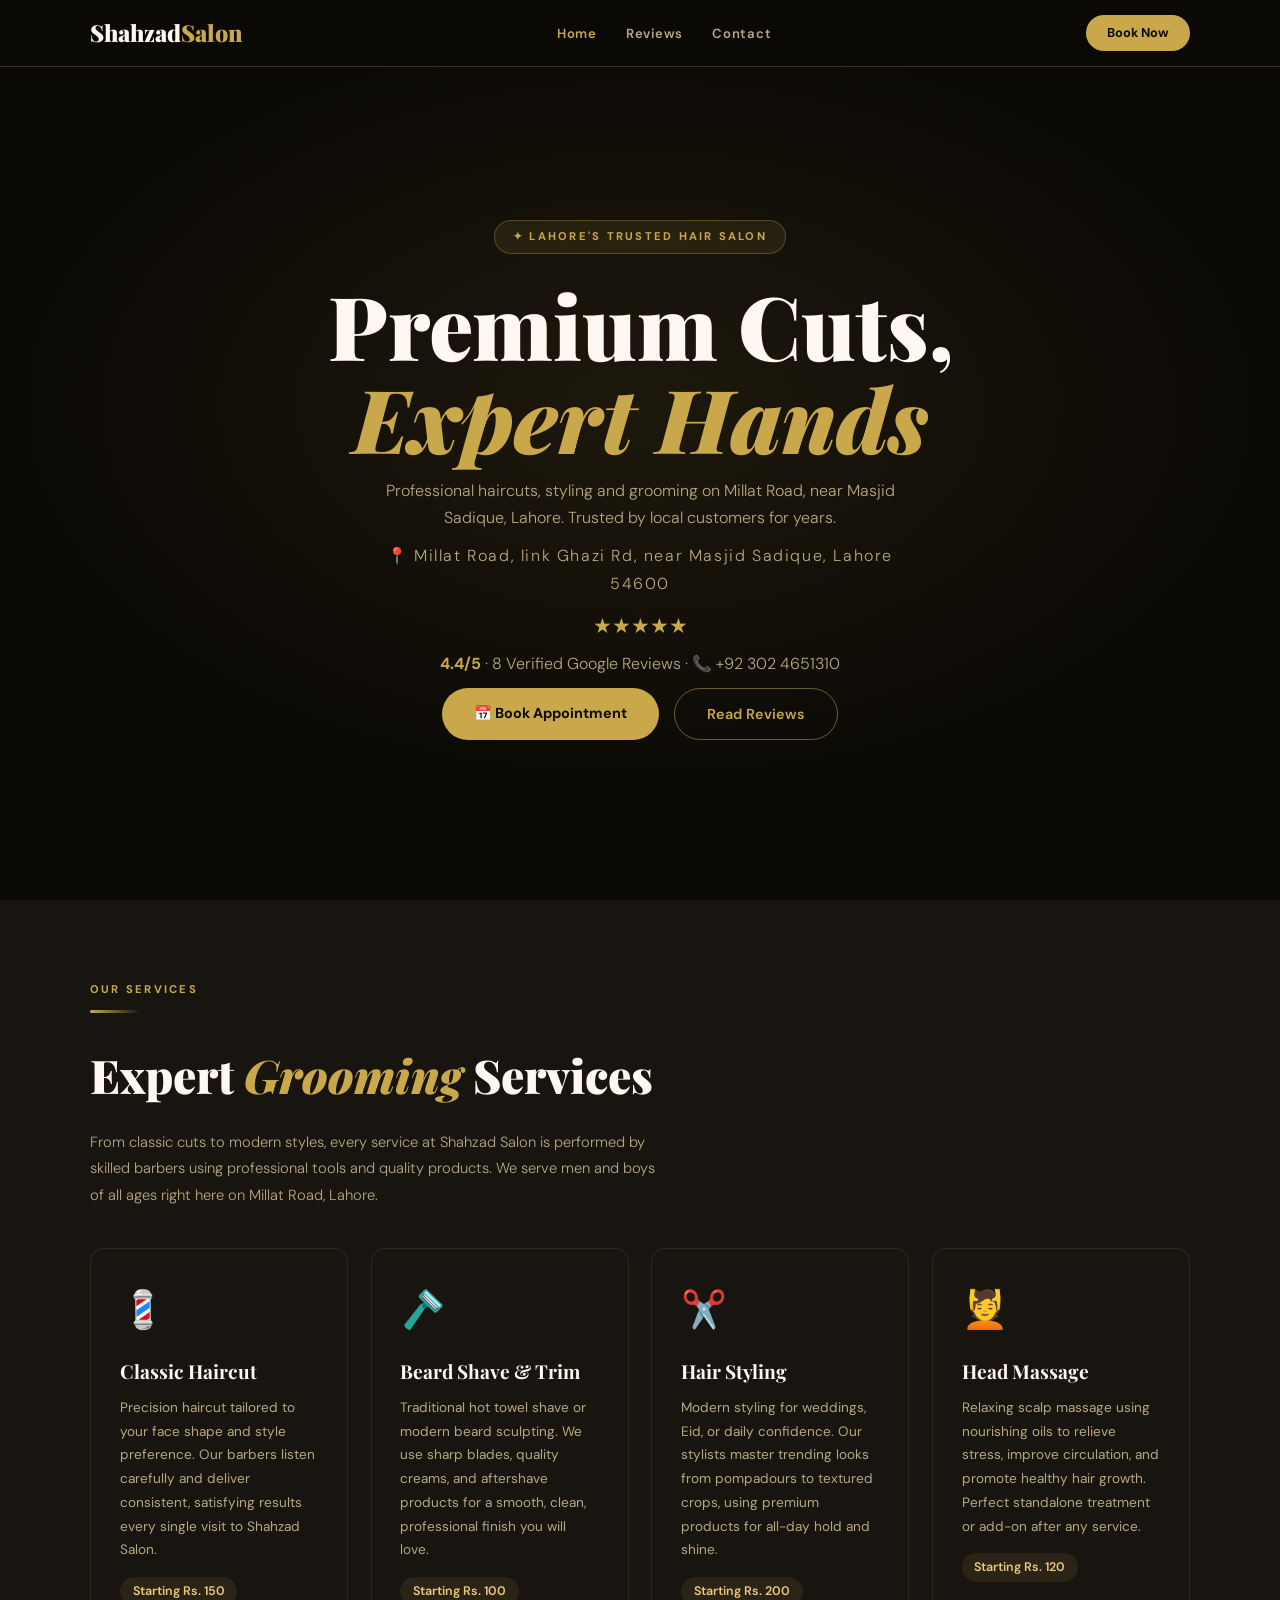
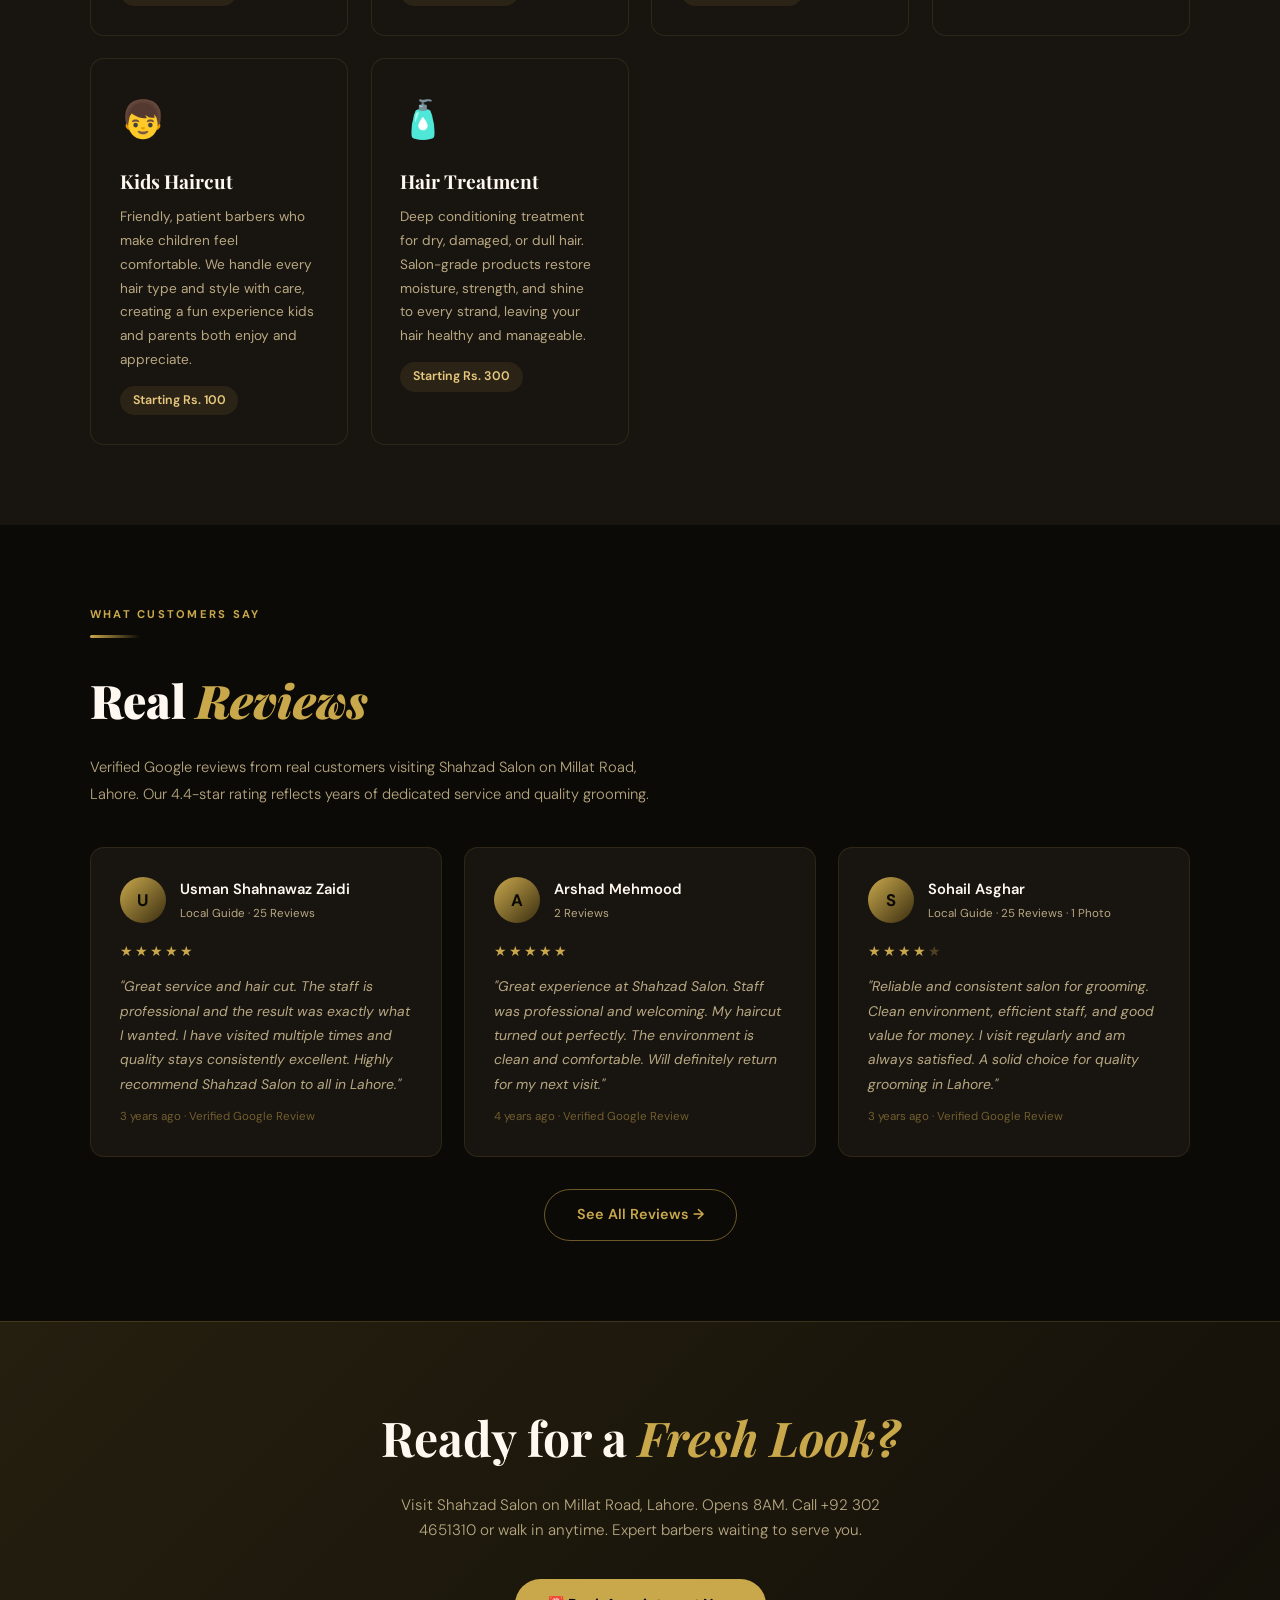
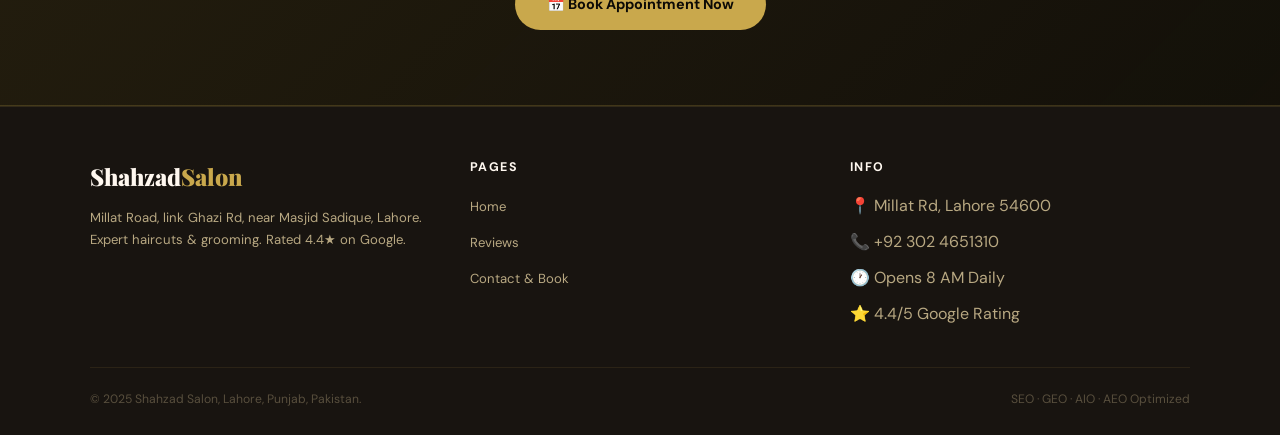
<file: salon/index.html>
<!DOCTYPE html>
<html lang="en">
<head>
<meta charset="UTF-8"><meta name="viewport" content="width=device-width,initial-scale=1">
<title>Shahzad Salon – Best Hair Salon Lahore | Millat Road Near Masjid Sadique</title>
<meta name="description" content="Shahzad Salon on Millat Road near Masjid Sadique, Lahore. Expert haircuts, styling & grooming. Rated 4.4★ on Google. Call +92 302 4651310. Opens 8AM daily.">
<meta name="keywords" content="Shahzad Salon Lahore, hair salon Millat road Lahore, barber near Masjid Sadique, best salon Lahore, haircut Lahore, +92 302 4651310">
<meta name="robots" content="index,follow"><meta name="geo.region" content="PK-PB"><meta name="geo.placename" content="Lahore, Punjab, Pakistan">
<meta property="og:title" content="Shahzad Salon Lahore – 4.4★ Rated Hair Salon"><meta property="og:type" content="business.business">
<link rel="canonical" href="https://shahzadsalon.pk/">
<script type="application/ld+json">{"@context":"https://schema.org","@type":"HairSalon","name":"Shahzad Salon","telephone":"+92-302-4651310","address":{"@type":"PostalAddress","streetAddress":"Millat road, link Ghazi Rd, near Masjid Sadique","addressLocality":"Lahore","addressRegion":"Punjab","postalCode":"54600","addressCountry":"PK"},"geo":{"@type":"GeoCoordinates","latitude":"31.4504","longitude":"74.3587"},"openingHours":"Tu-Su 08:00-22:00","aggregateRating":{"@type":"AggregateRating","ratingValue":"4.4","reviewCount":"8","bestRating":"5"}}</script>
<link href="https://fonts.googleapis.com/css2?family=Playfair+Display:ital,wght@0,900;1,700&family=DM+Sans:wght@300;400;600&display=swap" rel="stylesheet">
<style>
*{margin:0;padding:0;box-sizing:border-box}html{scroll-behavior:smooth}
body{background:#0c0a06;color:#b8a882;font-family:'DM Sans',sans-serif;line-height:1.7}
a{text-decoration:none;color:inherit}
nav{position:fixed;top:0;width:100%;background:rgba(12,10,6,.95);backdrop-filter:blur(10px);border-bottom:1px solid rgba(201,168,76,.25);z-index:999;padding:0 6%}
.ni{max-width:1100px;margin:0 auto;display:flex;align-items:center;justify-content:space-between;height:66px}
.logo{font-family:'Playfair Display',serif;font-size:1.45rem;font-weight:900;color:#fff8f0}.logo span{color:#c9a84c}
.nl{display:flex;gap:1.8rem;list-style:none}
.nl a{font-size:.82rem;font-weight:600;letter-spacing:.06em;color:#b8a882;transition:.3s}.nl a:hover,.nl a.on{color:#c9a84c}
.nbtn{background:#c9a84c;color:#0c0a06;padding:.45rem 1.3rem;border-radius:50px;font-weight:700;font-size:.8rem;transition:.3s}.nbtn:hover{background:#e8c97e}
.hbg{display:none;flex-direction:column;gap:5px;background:none;border:none;cursor:pointer;padding:4px}
.hbg span{width:22px;height:2px;background:#c9a84c;display:block;border-radius:2px}
.mob{display:none;position:fixed;top:66px;left:0;right:0;background:#181410;padding:1.5rem 6%;z-index:998;border-bottom:1px solid rgba(201,168,76,.2)}
.mob.open{display:block}.mob ul{list-style:none;display:flex;flex-direction:column;gap:1rem}
.mob a{font-size:.95rem;font-weight:600;color:#b8a882}.mob a:hover{color:#c9a84c}
.hero{min-height:100vh;display:flex;align-items:center;justify-content:center;text-align:center;padding:120px 6% 60px;background:radial-gradient(ellipse 70% 60% at 50% 45%,rgba(201,168,76,.09) 0%,transparent 70%),#0c0a06}
.hero-em{font-size:.7rem;font-weight:700;letter-spacing:.2em;text-transform:uppercase;color:#c9a84c;background:rgba(201,168,76,.1);border:1px solid rgba(201,168,76,.3);padding:.4rem 1.1rem;border-radius:50px;display:inline-block;margin-bottom:1.6rem}
.hero h1{font-family:'Playfair Display',serif;font-size:clamp(3rem,7vw,5.5rem);font-weight:900;color:#fff8f0;line-height:1.05;margin-bottom:.8rem}
.hero h1 em{color:#c9a84c;font-style:italic}
.hero p{font-size:1rem;color:#b8a882;max-width:520px;margin:0 auto .7rem;font-weight:300}
.loc{font-size:.82rem;color:#e8c97e;letter-spacing:.1em;margin-bottom:1.8rem}
.stars{font-size:1.3rem;color:#c9a84c;margin-bottom:.4rem}
.rtxt{font-size:.85rem;color:#b8a882;margin-bottom:2.5rem}
.btns{display:flex;gap:.9rem;justify-content:center;flex-wrap:wrap}
.bp{background:#c9a84c;color:#0c0a06;padding:.8rem 2rem;border-radius:50px;font-weight:700;font-size:.9rem;transition:.3s;display:inline-block}.bp:hover{background:#e8c97e;transform:translateY(-2px)}
.bo{background:transparent;color:#c9a84c;padding:.8rem 2rem;border-radius:50px;font-weight:600;font-size:.9rem;border:1.5px solid rgba(201,168,76,.5);transition:.3s;display:inline-block}.bo:hover{border-color:#c9a84c}
sec{padding:80px 6%}.ct{max-width:1100px;margin:0 auto}
.sl{font-size:.7rem;font-weight:700;letter-spacing:.2em;text-transform:uppercase;color:#c9a84c;margin-bottom:.7rem}
.st{font-family:'Playfair Display',serif;font-size:clamp(2rem,4vw,2.9rem);color:#fff8f0;font-weight:900;margin-bottom:.9rem}
.st em{color:#c9a84c;font-style:italic}.dv{width:50px;height:3px;background:linear-gradient(90deg,#c9a84c,transparent);margin-bottom:1.4rem;border-radius:2px}
.sd{font-size:.92rem;color:#b8a882;max-width:580px;font-weight:300;line-height:1.8;margin-bottom:2.5rem}
.grid3{display:grid;grid-template-columns:repeat(auto-fit,minmax(230px,1fr));gap:1.4rem}
.card{background:#181410;border:1px solid rgba(201,168,76,.13);border-radius:14px;padding:1.8rem;transition:.4s}
.card:hover{border-color:rgba(201,168,76,.4);transform:translateY(-5px);box-shadow:0 14px 35px rgba(0,0,0,.4)}
.cico{font-size:2.3rem;margin-bottom:.9rem;display:block}
.card h3{font-family:'Playfair Display',serif;font-size:1.2rem;color:#fff8f0;margin-bottom:.5rem}
.card p{font-size:.85rem;color:#b8a882;line-height:1.75}
.cprice{display:inline-block;margin-top:.9rem;background:rgba(201,168,76,.1);color:#e8c97e;font-size:.78rem;font-weight:600;padding:.25rem .8rem;border-radius:50px}
.rcard{background:#181410;border:1px solid rgba(201,168,76,.12);border-radius:14px;padding:1.8rem;position:relative;transition:.3s}
.rcard:hover{border-color:rgba(201,168,76,.35);transform:translateY(-3px)}
.rh{display:flex;gap:.9rem;align-items:center;margin-bottom:1rem}
.av{width:46px;height:46px;border-radius:50%;background:linear-gradient(135deg,#c9a84c,#3a2e10);display:flex;align-items:center;justify-content:center;font-weight:700;font-size:1.05rem;color:#0c0a06;flex-shrink:0}
.rn{font-weight:600;color:#fff8f0;font-size:.92rem}.rm{font-size:.72rem;color:#b8a882;margin-top:.15rem}
.rs{display:flex;gap:2px;margin-bottom:.7rem}.rs span{color:#c9a84c;font-size:.85rem}
.rt{font-size:.87rem;color:#b8a882;line-height:1.75;font-style:italic}
.rd{font-size:.72rem;color:rgba(201,168,76,.5);margin-top:.7rem}
.cta{background:linear-gradient(135deg,rgba(201,168,76,.13),rgba(201,168,76,.04));border-top:1px solid rgba(201,168,76,.2);border-bottom:1px solid rgba(201,168,76,.2);text-align:center;padding:75px 6%}
.cta h2{font-family:'Playfair Display',serif;font-size:clamp(1.8rem,4vw,3rem);color:#fff8f0;margin-bottom:.9rem}
.cta h2 em{color:#c9a84c;font-style:italic}
.cta p{font-size:.95rem;color:#b8a882;max-width:480px;margin:0 auto 2.2rem;font-weight:300}
footer{background:#181410;border-top:1px solid rgba(201,168,76,.15);padding:50px 6% 25px}
.fg{max-width:1100px;margin:0 auto;display:grid;grid-template-columns:repeat(auto-fit,minmax(180px,1fr));gap:2.5rem;margin-bottom:2.5rem}
.fl{font-family:'Playfair Display',serif;font-size:1.45rem;font-weight:900;color:#fff8f0;margin-bottom:.7rem}.fl span{color:#c9a84c}
.fd{font-size:.82rem;color:#b8a882;line-height:1.7}
.ft{font-weight:700;color:#fff8f0;font-size:.78rem;letter-spacing:.12em;text-transform:uppercase;margin-bottom:.9rem}
.fli{list-style:none;display:flex;flex-direction:column;gap:.55rem}
.fli a{font-size:.82rem;color:#b8a882;transition:color .3s}.fli a:hover{color:#c9a84c}
.fbot{max-width:1100px;margin:0 auto;border-top:1px solid rgba(201,168,76,.1);padding-top:1.3rem;display:flex;justify-content:space-between;flex-wrap:wrap;gap:.8rem}
.fbot p{font-size:.76rem;color:rgba(184,168,130,.4)}
@media(max-width:768px){.nl,.nbtn{display:none}.hbg{display:flex}.btns{flex-direction:column;align-items:center}.grid3{grid-template-columns:1fr}}
</style>
</head>
<body>
<nav><div class="ni">
  <a href="index.html" class="logo">Shahzad<span>Salon</span></a>
  <ul class="nl"><li><a href="index.html" class="on">Home</a></li><li><a href="reviews.html">Reviews</a></li><li><a href="contact.html">Contact</a></li></ul>
  <a href="contact.html" class="nbtn">Book Now</a>
  <button class="hbg" onclick="document.querySelector('.mob').classList.toggle('open')"><span></span><span></span><span></span></button>
</div></nav>
<div class="mob"><ul><li><a href="index.html">Home</a></li><li><a href="reviews.html">Reviews</a></li><li><a href="contact.html">Contact</a></li></ul></div>
<main>
<section class="hero">
  <div>
    <div class="hero-em">✦ Lahore's Trusted Hair Salon</div>
    <h1>Premium Cuts,<br><em>Expert Hands</em></h1>
    <p>Professional haircuts, styling and grooming on Millat Road, near Masjid Sadique, Lahore. Trusted by local customers for years.</p>
    <p class="loc">📍 Millat Road, link Ghazi Rd, near Masjid Sadique, Lahore 54600</p>
    <div class="stars">★★★★★</div>
    <p class="rtxt"><strong style="color:#c9a84c">4.4/5</strong> · 8 Verified Google Reviews · 📞 +92 302 4651310</p>
    <div class="btns"><a href="contact.html" class="bp">📅 Book Appointment</a><a href="reviews.html" class="bo">Read Reviews</a></div>
  </div>
</section>
<section style="padding:80px 6%;background:#181410">
  <div class="ct">
    <p class="sl">Our Services</p><div class="dv"></div>
    <h2 class="st">Expert <em>Grooming</em> Services</h2>
    <p class="sd">From classic cuts to modern styles, every service at Shahzad Salon is performed by skilled barbers using professional tools and quality products. We serve men and boys of all ages right here on Millat Road, Lahore.</p>
    <div class="grid3">
      <article class="card"><span class="cico">💈</span><h3>Classic Haircut</h3><p>Precision haircut tailored to your face shape and style preference. Our barbers listen carefully and deliver consistent, satisfying results every single visit to Shahzad Salon.</p><span class="cprice">Starting Rs. 150</span></article>
      <article class="card"><span class="cico">🪒</span><h3>Beard Shave & Trim</h3><p>Traditional hot towel shave or modern beard sculpting. We use sharp blades, quality creams, and aftershave products for a smooth, clean, professional finish you will love.</p><span class="cprice">Starting Rs. 100</span></article>
      <article class="card"><span class="cico">✂️</span><h3>Hair Styling</h3><p>Modern styling for weddings, Eid, or daily confidence. Our stylists master trending looks from pompadours to textured crops, using premium products for all-day hold and shine.</p><span class="cprice">Starting Rs. 200</span></article>
      <article class="card"><span class="cico">💆</span><h3>Head Massage</h3><p>Relaxing scalp massage using nourishing oils to relieve stress, improve circulation, and promote healthy hair growth. Perfect standalone treatment or add-on after any service.</p><span class="cprice">Starting Rs. 120</span></article>
      <article class="card"><span class="cico">👦</span><h3>Kids Haircut</h3><p>Friendly, patient barbers who make children feel comfortable. We handle every hair type and style with care, creating a fun experience kids and parents both enjoy and appreciate.</p><span class="cprice">Starting Rs. 100</span></article>
      <article class="card"><span class="cico">🧴</span><h3>Hair Treatment</h3><p>Deep conditioning treatment for dry, damaged, or dull hair. Salon-grade products restore moisture, strength, and shine to every strand, leaving your hair healthy and manageable.</p><span class="cprice">Starting Rs. 300</span></article>
    </div>
  </div>
</section>
<section style="padding:80px 6%">
  <div class="ct">
    <p class="sl">What Customers Say</p><div class="dv"></div>
    <h2 class="st">Real <em>Reviews</em></h2>
    <p class="sd">Verified Google reviews from real customers visiting Shahzad Salon on Millat Road, Lahore. Our 4.4-star rating reflects years of dedicated service and quality grooming.</p>
    <div class="grid3">
      <article class="rcard"><div class="rh"><div class="av">U</div><div><div class="rn">Usman Shahnawaz Zaidi</div><div class="rm">Local Guide · 25 Reviews</div></div></div><div class="rs"><span>★</span><span>★</span><span>★</span><span>★</span><span>★</span></div><p class="rt">"Great service and hair cut. The staff is professional and the result was exactly what I wanted. I have visited multiple times and quality stays consistently excellent. Highly recommend Shahzad Salon to all in Lahore."</p><div class="rd">3 years ago · Verified Google Review</div></article>
      <article class="rcard"><div class="rh"><div class="av">A</div><div><div class="rn">Arshad Mehmood</div><div class="rm">2 Reviews</div></div></div><div class="rs"><span>★</span><span>★</span><span>★</span><span>★</span><span>★</span></div><p class="rt">"Great experience at Shahzad Salon. Staff was professional and welcoming. My haircut turned out perfectly. The environment is clean and comfortable. Will definitely return for my next visit."</p><div class="rd">4 years ago · Verified Google Review</div></article>
      <article class="rcard"><div class="rh"><div class="av">S</div><div><div class="rn">Sohail Asghar</div><div class="rm">Local Guide · 25 Reviews · 1 Photo</div></div></div><div class="rs"><span>★</span><span>★</span><span>★</span><span>★</span><span style="opacity:.3">★</span></div><p class="rt">"Reliable and consistent salon for grooming. Clean environment, efficient staff, and good value for money. I visit regularly and am always satisfied. A solid choice for quality grooming in Lahore."</p><div class="rd">3 years ago · Verified Google Review</div></article>
    </div>
    <div style="text-align:center;margin-top:2rem"><a href="reviews.html" class="bo">See All Reviews →</a></div>
  </div>
</section>
<section class="cta">
  <h2>Ready for a <em>Fresh Look?</em></h2>
  <p>Visit Shahzad Salon on Millat Road, Lahore. Opens 8AM. Call +92 302 4651310 or walk in anytime. Expert barbers waiting to serve you.</p>
  <a href="contact.html" class="bp">📅 Book Appointment Now</a>
</section>
</main>
<footer><div class="fg">
  <div><div class="fl">Shahzad<span>Salon</span></div><p class="fd">Millat Road, link Ghazi Rd, near Masjid Sadique, Lahore. Expert haircuts & grooming. Rated 4.4★ on Google.</p></div>
  <div><div class="ft">Pages</div><ul class="fli"><li><a href="index.html">Home</a></li><li><a href="reviews.html">Reviews</a></li><li><a href="contact.html">Contact & Book</a></li></ul></div>
  <div><div class="ft">Info</div><ul class="fli"><li>📍 Millat Rd, Lahore 54600</li><li>📞 +92 302 4651310</li><li>🕐 Opens 8 AM Daily</li><li>⭐ 4.4/5 Google Rating</li></ul></div>
</div><div class="fbot"><p>© 2025 Shahzad Salon, Lahore, Punjab, Pakistan.</p><p>SEO · GEO · AIO · AEO Optimized</p></div></footer>
</body></html>
</file>
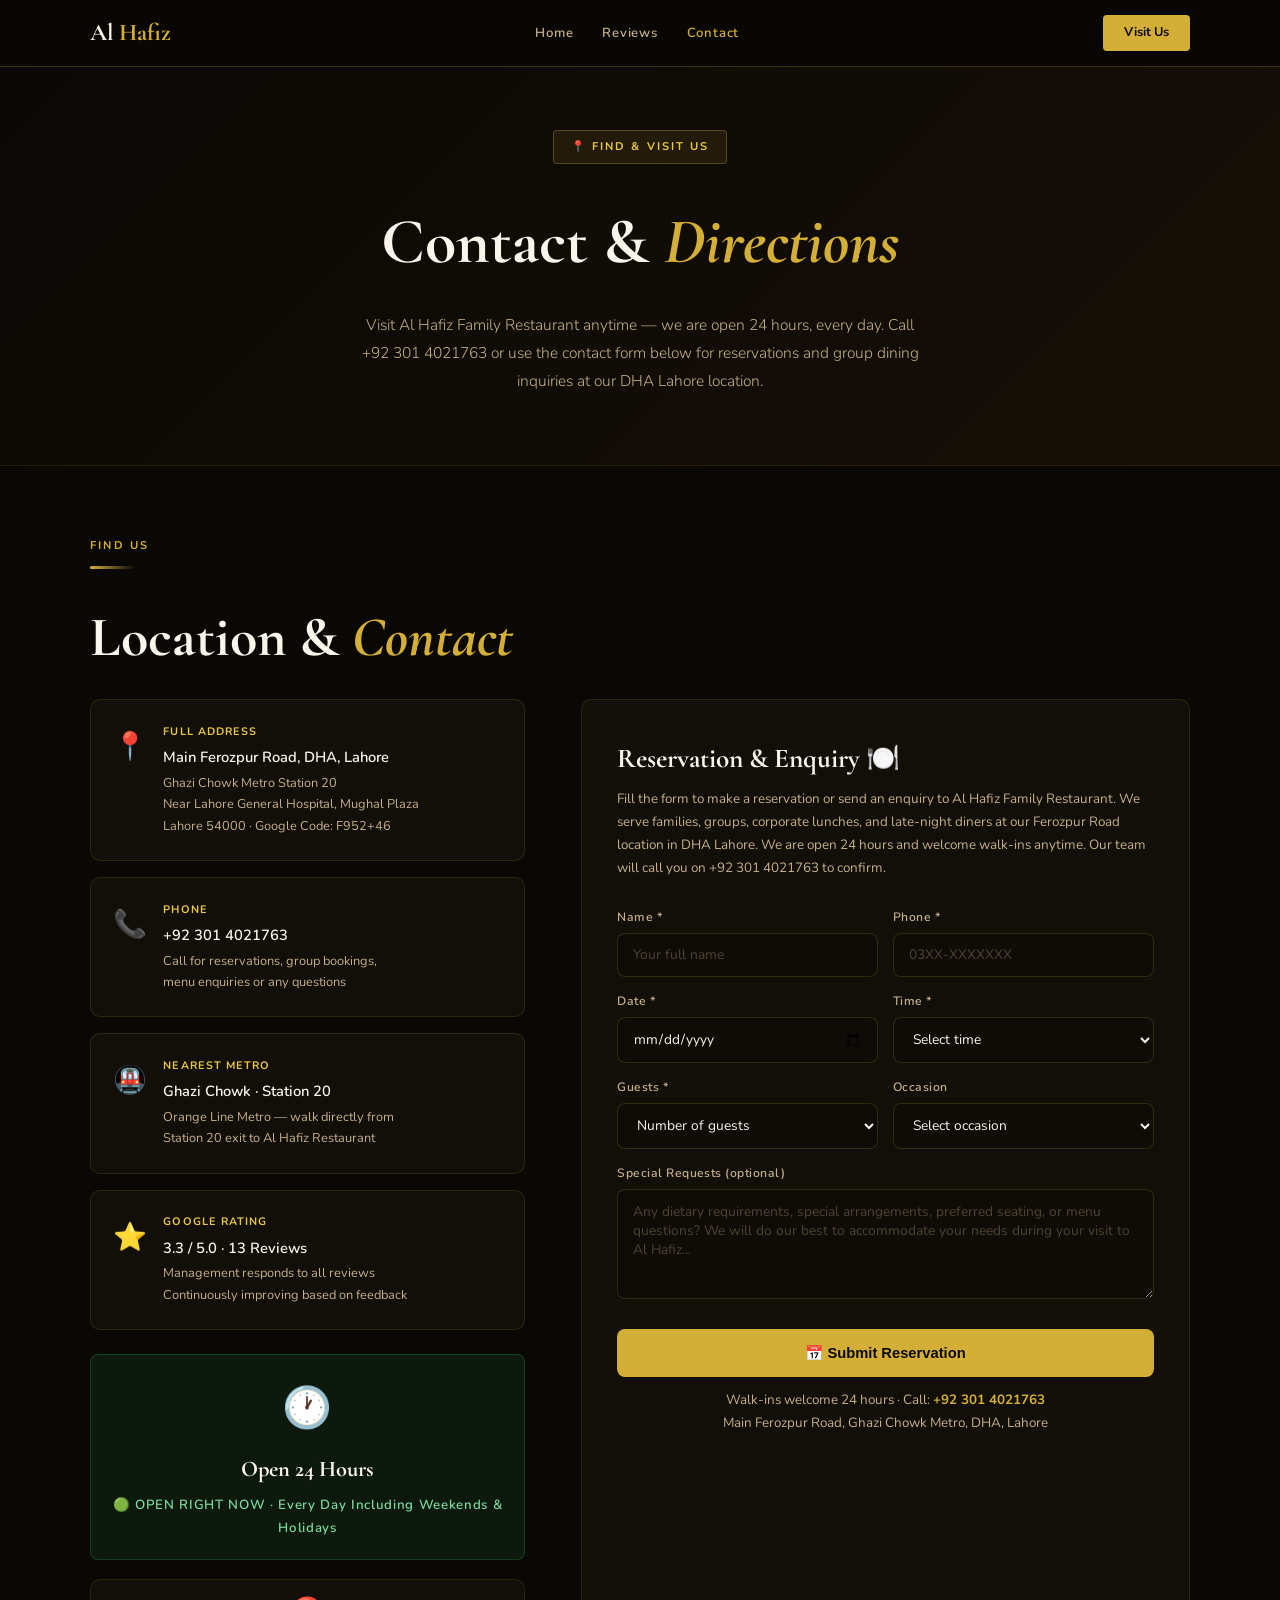
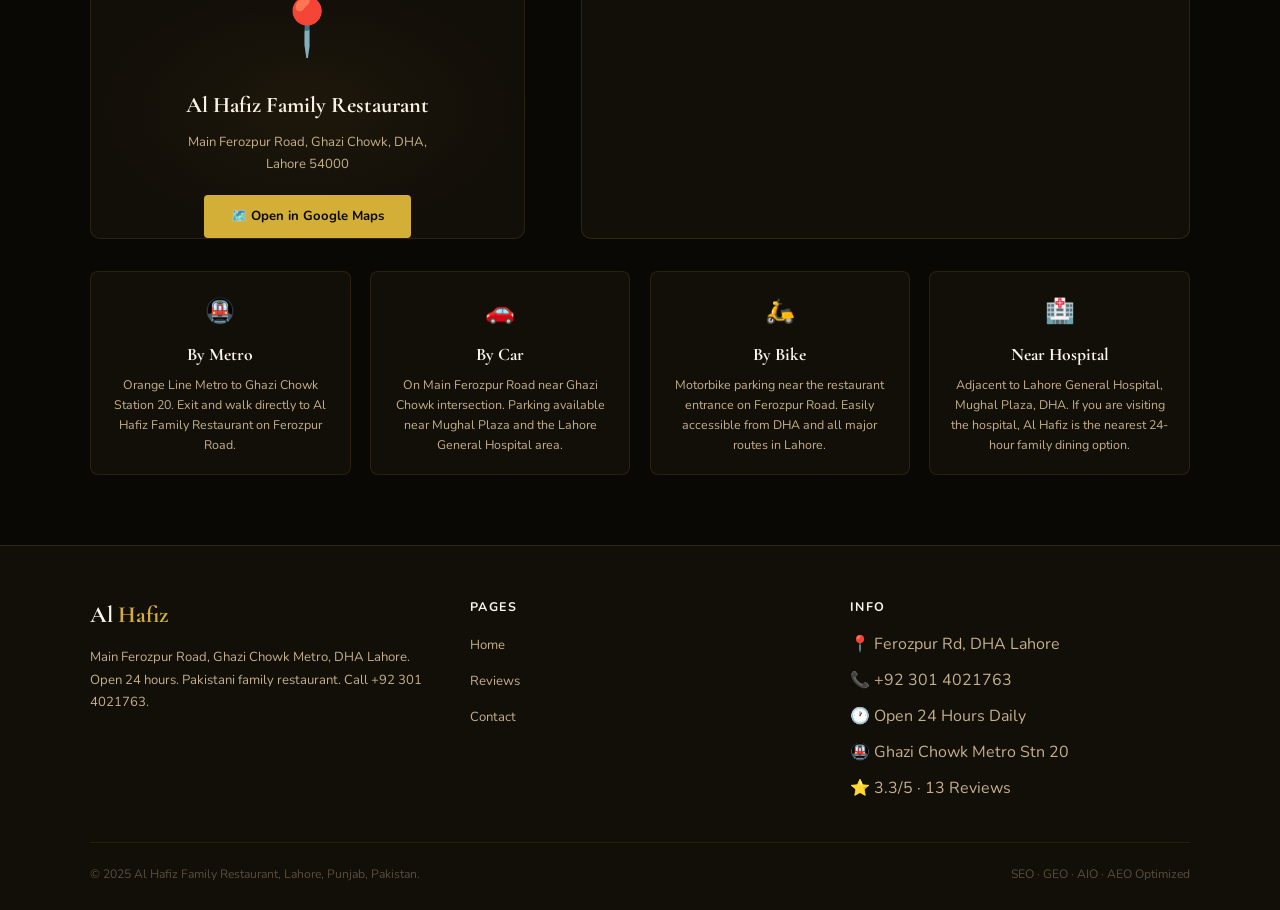
<file: alhafiz/contact.html>
<!DOCTYPE html>
<html lang="en">
<head>
<meta charset="UTF-8"><meta name="viewport" content="width=device-width,initial-scale=1">
<title>Contact Al Hafiz Family Restaurant – +92 301 4021763 | Ferozpur Road DHA Lahore</title>
<meta name="description" content="Contact Al Hafiz Family Restaurant on Main Ferozpur Road, near Ghazi Chowk Metro, DHA Lahore. Open 24 hours. Call +92 301 4021763. Easy directions from Metro Station 20.">
<meta name="keywords" content="Al Hafiz Restaurant contact Lahore, restaurant Ferozpur road address, 24 hour restaurant DHA Lahore contact, reservation restaurant Lahore">
<meta name="robots" content="index,follow"><meta name="geo.region" content="PK-PB">
<meta name="geo.position" content="31.5100;74.3300"><meta name="ICBM" content="31.5100,74.3300">
<link rel="canonical" href="https://alhafizrestaurant.pk/contact.html">
<script type="application/ld+json">{"@context":"https://schema.org","@type":"Restaurant","name":"Al Hafiz Family Restaurant","telephone":"+92-301-4021763","address":{"@type":"PostalAddress","streetAddress":"Main Ferozpur road, Ghazi Chowk Metro station 20, near Lahore General Hospital Mughal Plaza, DHA","addressLocality":"Lahore","addressRegion":"Punjab","postalCode":"54000","addressCountry":"PK"},"geo":{"@type":"GeoCoordinates","latitude":"31.5100","longitude":"74.3300"},"openingHours":"Mo-Su 00:00-23:59","hasMap":"https://maps.google.com/?q=F952+46+Lahore"}</script>
<link href="https://fonts.googleapis.com/css2?family=Cormorant+Garamond:ital,wght@0,700;1,600&family=Nunito:wght@300;400;600;700&display=swap" rel="stylesheet">
<style>
*{margin:0;padding:0;box-sizing:border-box}html{scroll-behavior:smooth}
body{background:#0a0805;color:#c4b08a;font-family:'Nunito',sans-serif;line-height:1.7}a{text-decoration:none;color:inherit}
nav{position:fixed;top:0;width:100%;background:rgba(10,8,5,.96);backdrop-filter:blur(10px);border-bottom:1px solid rgba(212,175,55,.25);z-index:999;padding:0 6%}
.ni{max-width:1100px;margin:0 auto;display:flex;align-items:center;justify-content:space-between;height:66px}
.logo{font-family:'Cormorant Garamond',serif;font-size:1.5rem;font-weight:700;color:#faf5eb}.logo span{color:#d4af37}
.nl{display:flex;gap:1.8rem;list-style:none}.nl a{font-size:.82rem;font-weight:600;letter-spacing:.06em;color:#c4b08a;transition:.3s}.nl a:hover,.nl a.on{color:#d4af37}
.nbtn{background:#d4af37;color:#0a0805;padding:.45rem 1.3rem;border-radius:4px;font-weight:700;font-size:.8rem}
.hbg{display:none;flex-direction:column;gap:5px;background:none;border:none;cursor:pointer;padding:4px}.hbg span{width:22px;height:2px;background:#d4af37;display:block;border-radius:2px}
.mob{display:none;position:fixed;top:66px;left:0;right:0;background:#120e08;padding:1.5rem 6%;z-index:998}
.mob.open{display:block}.mob ul{list-style:none;display:flex;flex-direction:column;gap:1rem}
.mob a{font-size:.95rem;font-weight:600;color:#c4b08a}.mob a:hover{color:#d4af37}
.ph{padding:130px 6% 70px;background:linear-gradient(135deg,#0a0805,#150f06);text-align:center;border-bottom:1px solid rgba(212,175,55,.12)}
.badge{display:inline-block;background:rgba(212,175,55,.1);border:1px solid rgba(212,175,55,.3);color:#e8c845;font-size:.7rem;font-weight:700;letter-spacing:.18em;text-transform:uppercase;padding:.4rem 1.1rem;border-radius:4px;margin-bottom:1.5rem}
.ph h1{font-family:'Cormorant Garamond',serif;font-size:clamp(2.5rem,5vw,4.2rem);font-weight:700;color:#faf5eb;margin-bottom:.9rem}
.ph h1 em{color:#d4af37;font-style:italic}
.ph p{font-size:.97rem;color:#c4b08a;max-width:560px;margin:0 auto;font-weight:300;line-height:1.8}
.ct{max-width:1100px;margin:0 auto}
.sl1{font-size:.7rem;font-weight:700;letter-spacing:.2em;text-transform:uppercase;color:#d4af37;margin-bottom:.7rem}
.st{font-family:'Cormorant Garamond',serif;font-size:clamp(2.3rem,4.5vw,3.5rem);font-weight:700;color:#faf5eb;margin-bottom:.9rem}
.st em{color:#d4af37;font-style:italic}.dv{width:45px;height:3px;background:linear-gradient(90deg,#d4af37,transparent);margin-bottom:1.3rem;border-radius:2px}
.cl{display:grid;grid-template-columns:1fr 1.4fr;gap:3.5rem}
.ic{display:flex;flex-direction:column;gap:1rem}
.icard{background:#120e08;border:1px solid rgba(212,175,55,.15);border-radius:10px;padding:1.4rem;display:flex;gap:1rem;align-items:flex-start;transition:.3s}
.icard:hover{border-color:rgba(212,175,55,.4);transform:translateX(4px)}
.iico{font-size:1.7rem;flex-shrink:0;margin-top:.1rem}
.ilbl{font-size:.68rem;font-weight:700;letter-spacing:.1em;text-transform:uppercase;color:#e8c845;margin-bottom:.25rem}
.ival{font-size:.92rem;color:#faf5eb;font-weight:600}
.isub{font-size:.8rem;color:#c4b08a;margin-top:.15rem}
.h24{background:rgba(50,180,80,.1);border:1px solid rgba(50,180,80,.25);border-radius:8px;padding:1.2rem;text-align:center;margin-top:1.5rem}
.h24 .ico{font-size:2.5rem;margin-bottom:.5rem;display:block}
.h24 h3{font-family:'Cormorant Garamond',serif;font-size:1.4rem;color:#faf5eb;margin-bottom:.4rem}
.h24 p{font-size:.83rem;color:#7ad9a0;font-weight:600;letter-spacing:.05em}
.mp{background:#120e08;border:1px solid rgba(212,175,55,.13);border-radius:10px;height:260px;display:flex;flex-direction:column;align-items:center;justify-content:center;text-align:center;padding:1.5rem;margin-top:1.2rem;position:relative;overflow:hidden}
.mp::before{content:'';position:absolute;inset:0;background:radial-gradient(ellipse at 50% 50%,rgba(212,175,55,.06) 0%,transparent 70%)}
.mp h3{font-family:'Cormorant Garamond',serif;font-size:1.4rem;color:#faf5eb;margin-bottom:.4rem}
.mp p{font-size:.82rem;color:#c4b08a;max-width:270px}
.mbtn{margin-top:1.2rem;background:#d4af37;color:#0a0805;padding:.65rem 1.7rem;border-radius:4px;font-weight:700;font-size:.82rem;display:inline-block;transition:.3s}.mbtn:hover{background:#e8c845}
.fw{background:#120e08;border:1px solid rgba(212,175,55,.15);border-radius:10px;padding:2.2rem}
.fw h2{font-family:'Cormorant Garamond',serif;font-size:1.7rem;color:#faf5eb;font-weight:700;margin-bottom:.4rem}
.fw p{font-size:.84rem;color:#c4b08a;margin-bottom:1.7rem;line-height:1.7}
.fg2{display:grid;grid-template-columns:1fr 1fr;gap:.9rem;margin-bottom:.9rem}
.fg1{margin-bottom:.9rem}
label{font-size:.76rem;font-weight:600;color:#c4b08a;letter-spacing:.04em;display:block;margin-bottom:.32rem}
input,select,textarea{width:100%;background:#0f0b06;border:1px solid rgba(212,175,55,.18);border-radius:8px;padding:.72rem .95rem;font-size:.86rem;color:#faf5eb;font-family:'Nunito',sans-serif;transition:.3s}
input:focus,select:focus,textarea:focus{outline:none;border-color:#d4af37;box-shadow:0 0 0 2px rgba(212,175,55,.1)}
input::placeholder,textarea::placeholder{color:rgba(196,176,138,.35)}
select option{background:#120e08}
textarea{resize:vertical;min-height:110px}
.sbtn{width:100%;background:#d4af37;color:#0a0805;padding:.95rem;border-radius:8px;font-weight:700;font-size:.92rem;border:none;cursor:pointer;transition:.3s;margin-top:.4rem}.sbtn:hover{background:#e8c845;transform:translateY(-2px)}
.fnote{font-size:.74rem;color:#c4b08a;text-align:center;margin-top:.75rem;line-height:1.6}
.smsg{display:none;background:rgba(50,180,100,.1);border:1px solid rgba(50,180,100,.3);border-radius:8px;padding:.9rem;text-align:center;color:#7ad9a0;font-size:.86rem;margin-top:.9rem}
.dlist{display:grid;grid-template-columns:repeat(auto-fit,minmax(200px,1fr));gap:1.2rem;margin-top:2rem}
.ditem{background:#120e08;border:1px solid rgba(212,175,55,.12);border-radius:8px;padding:1.2rem;text-align:center}
.ditem .ico{font-size:1.5rem;margin-bottom:.5rem;display:block}
.ditem h3{font-family:'Cormorant Garamond',serif;font-size:1.1rem;color:#faf5eb;margin-bottom:.3rem}
.ditem p{font-size:.78rem;color:#c4b08a;line-height:1.6}
footer{background:#120e08;border-top:1px solid rgba(212,175,55,.15);padding:50px 6% 25px}
.ffg{max-width:1100px;margin:0 auto;display:grid;grid-template-columns:repeat(auto-fit,minmax(180px,1fr));gap:2.5rem;margin-bottom:2.5rem}
.fl{font-family:'Cormorant Garamond',serif;font-size:1.45rem;font-weight:700;color:#faf5eb;margin-bottom:.7rem}.fl span{color:#d4af37}
.fd{font-size:.82rem;color:#c4b08a;line-height:1.7}.ft{font-weight:700;color:#faf5eb;font-size:.78rem;letter-spacing:.12em;text-transform:uppercase;margin-bottom:.9rem}
.fli{list-style:none;display:flex;flex-direction:column;gap:.55rem}.fli a{font-size:.82rem;color:#c4b08a;transition:color .3s}.fli a:hover{color:#d4af37}
.fbot{max-width:1100px;margin:0 auto;border-top:1px solid rgba(212,175,55,.1);padding-top:1.3rem;display:flex;justify-content:space-between;flex-wrap:wrap;gap:.8rem}
.fbot p{font-size:.76rem;color:rgba(196,176,138,.4)}
@media(max-width:900px){.cl{grid-template-columns:1fr}}
@media(max-width:768px){.nl,.nbtn{display:none}.hbg{display:flex}.fg2{grid-template-columns:1fr}}
</style>
</head>
<body>
<nav><div class="ni">
  <a href="index.html" class="logo">Al <span>Hafiz</span></a>
  <ul class="nl"><li><a href="index.html">Home</a></li><li><a href="reviews.html">Reviews</a></li><li><a href="contact.html" class="on">Contact</a></li></ul>
  <a href="contact.html" class="nbtn">Visit Us</a>
  <button class="hbg" onclick="document.querySelector('.mob').classList.toggle('open')"><span></span><span></span><span></span></button>
</div></nav>
<div class="mob"><ul><li><a href="index.html">Home</a></li><li><a href="reviews.html">Reviews</a></li><li><a href="contact.html">Contact</a></li></ul></div>
<main>
<div class="ph">
  <div class="badge">📍 Find & Visit Us</div>
  <h1>Contact &amp; <em>Directions</em></h1>
  <p>Visit Al Hafiz Family Restaurant anytime — we are open 24 hours, every day. Call +92 301 4021763 or use the contact form below for reservations and group dining inquiries at our DHA Lahore location.</p>
</div>
<section style="padding:70px 6%">
  <div class="ct">
    <p class="sl1">Find Us</p><div class="dv"></div>
    <h2 class="st">Location &amp; <em>Contact</em></h2>
    <div class="cl">
      <div>
        <div class="ic">
          <div class="icard"><div class="iico">📍</div><div><div class="ilbl">Full Address</div><div class="ival">Main Ferozpur Road, DHA, Lahore</div><div class="isub">Ghazi Chowk Metro Station 20<br>Near Lahore General Hospital, Mughal Plaza<br>Lahore 54000 · Google Code: F952+46</div></div></div>
          <div class="icard"><div class="iico">📞</div><div><div class="ilbl">Phone</div><div class="ival">+92 301 4021763</div><div class="isub">Call for reservations, group bookings,<br>menu enquiries or any questions</div></div></div>
          <div class="icard"><div class="iico">🚇</div><div><div class="ilbl">Nearest Metro</div><div class="ival">Ghazi Chowk · Station 20</div><div class="isub">Orange Line Metro — walk directly from<br>Station 20 exit to Al Hafiz Restaurant</div></div></div>
          <div class="icard"><div class="iico">⭐</div><div><div class="ilbl">Google Rating</div><div class="ival">3.3 / 5.0 · 13 Reviews</div><div class="isub">Management responds to all reviews<br>Continuously improving based on feedback</div></div></div>
        </div>
        <div class="h24">
          <span class="ico">🕐</span>
          <h3>Open 24 Hours</h3>
          <p>🟢 OPEN RIGHT NOW · Every Day Including Weekends &amp; Holidays</p>
        </div>
        <div class="mp">
          <div style="font-size:3.5rem;margin-bottom:.7rem">📍</div>
          <h3>Al Hafiz Family Restaurant</h3>
          <p>Main Ferozpur Road, Ghazi Chowk, DHA, Lahore 54000</p>
          <a href="https://maps.google.com/?q=F952+46+Lahore" target="_blank" rel="noopener" class="mbtn">🗺️ Open in Google Maps</a>
        </div>
      </div>
      <div class="fw">
        <h2>Reservation &amp; Enquiry 🍽️</h2>
        <p>Fill the form to make a reservation or send an enquiry to Al Hafiz Family Restaurant. We serve families, groups, corporate lunches, and late-night diners at our Ferozpur Road location in DHA Lahore. We are open 24 hours and welcome walk-ins anytime. Our team will call you on +92 301 4021763 to confirm.</p>
        <form id="form" onsubmit="sub(event)">
          <div class="fg2">
            <div><label for="fn">Name *</label><input type="text" id="fn" placeholder="Your full name" required></div>
            <div><label for="ph2">Phone *</label><input type="tel" id="ph2" placeholder="03XX-XXXXXXX" required></div>
          </div>
          <div class="fg2">
            <div><label for="dt">Date *</label><input type="date" id="dt" required></div>
            <div><label for="tm">Time *</label>
              <select id="tm" required>
                <option value="">Select time</option>
                <option>Breakfast (6AM–11AM)</option><option>Lunch (12PM–3PM)</option>
                <option>Dinner (6PM–10PM)</option><option>Late Night (10PM–3AM)</option>
                <option>Sehri Time</option><option>Iftari Time</option>
              </select>
            </div>
          </div>
          <div class="fg2">
            <div><label for="gst">Guests *</label>
              <select id="gst" required><option value="">Number of guests</option>
                <option>1–2 Guests</option><option>3–5 Guests</option><option>6–10 Guests</option>
                <option>11–20 Guests</option><option>20+ Guests (Group)</option>
              </select>
            </div>
            <div><label for="oc">Occasion</label>
              <select id="oc"><option value="">Select occasion</option>
                <option>Regular Meal</option><option>Family Gathering</option>
                <option>Birthday</option><option>Business Lunch</option>
                <option>Sehri / Iftari</option><option>Late Night Dining</option>
              </select>
            </div>
          </div>
          <div class="fg1"><label for="nt">Special Requests (optional)</label><textarea id="nt" placeholder="Any dietary requirements, special arrangements, preferred seating, or menu questions? We will do our best to accommodate your needs during your visit to Al Hafiz..."></textarea></div>
          <button type="submit" class="sbtn">📅 Submit Reservation</button>
          <p class="fnote">Walk-ins welcome 24 hours · Call: <strong style="color:#d4af37">+92 301 4021763</strong><br>Main Ferozpur Road, Ghazi Chowk Metro, DHA, Lahore</p>
          <div class="smsg" id="smsg">✅ Your reservation request has been received! We will call you on +92 301 4021763 to confirm your table at Al Hafiz Family Restaurant.</div>
        </form>
      </div>
    </div>
    <div class="dlist">
      <div class="ditem"><span class="ico">🚇</span><h3>By Metro</h3><p>Orange Line Metro to Ghazi Chowk Station 20. Exit and walk directly to Al Hafiz Family Restaurant on Ferozpur Road.</p></div>
      <div class="ditem"><span class="ico">🚗</span><h3>By Car</h3><p>On Main Ferozpur Road near Ghazi Chowk intersection. Parking available near Mughal Plaza and the Lahore General Hospital area.</p></div>
      <div class="ditem"><span class="ico">🛵</span><h3>By Bike</h3><p>Motorbike parking near the restaurant entrance on Ferozpur Road. Easily accessible from DHA and all major routes in Lahore.</p></div>
      <div class="ditem"><span class="ico">🏥</span><h3>Near Hospital</h3><p>Adjacent to Lahore General Hospital, Mughal Plaza, DHA. If you are visiting the hospital, Al Hafiz is the nearest 24-hour family dining option.</p></div>
    </div>
  </div>
</section>
</main>
<footer><div class="ffg">
  <div><div class="fl">Al <span>Hafiz</span></div><p class="fd">Main Ferozpur Road, Ghazi Chowk Metro, DHA Lahore. Open 24 hours. Pakistani family restaurant. Call +92 301 4021763.</p></div>
  <div><div class="ft">Pages</div><ul class="fli"><li><a href="index.html">Home</a></li><li><a href="reviews.html">Reviews</a></li><li><a href="contact.html">Contact</a></li></ul></div>
  <div><div class="ft">Info</div><ul class="fli"><li>📍 Ferozpur Rd, DHA Lahore</li><li>📞 +92 301 4021763</li><li>🕐 Open 24 Hours Daily</li><li>🚇 Ghazi Chowk Metro Stn 20</li><li>⭐ 3.3/5 · 13 Reviews</li></ul></div>
</div><div class="fbot"><p>© 2025 Al Hafiz Family Restaurant, Lahore, Punjab, Pakistan.</p><p>SEO · GEO · AIO · AEO Optimized</p></div></footer>
<script>function sub(e){e.preventDefault();document.getElementById('smsg').style.display='block';document.querySelector('.sbtn').disabled=true;}</script>
</body></html>
</file>
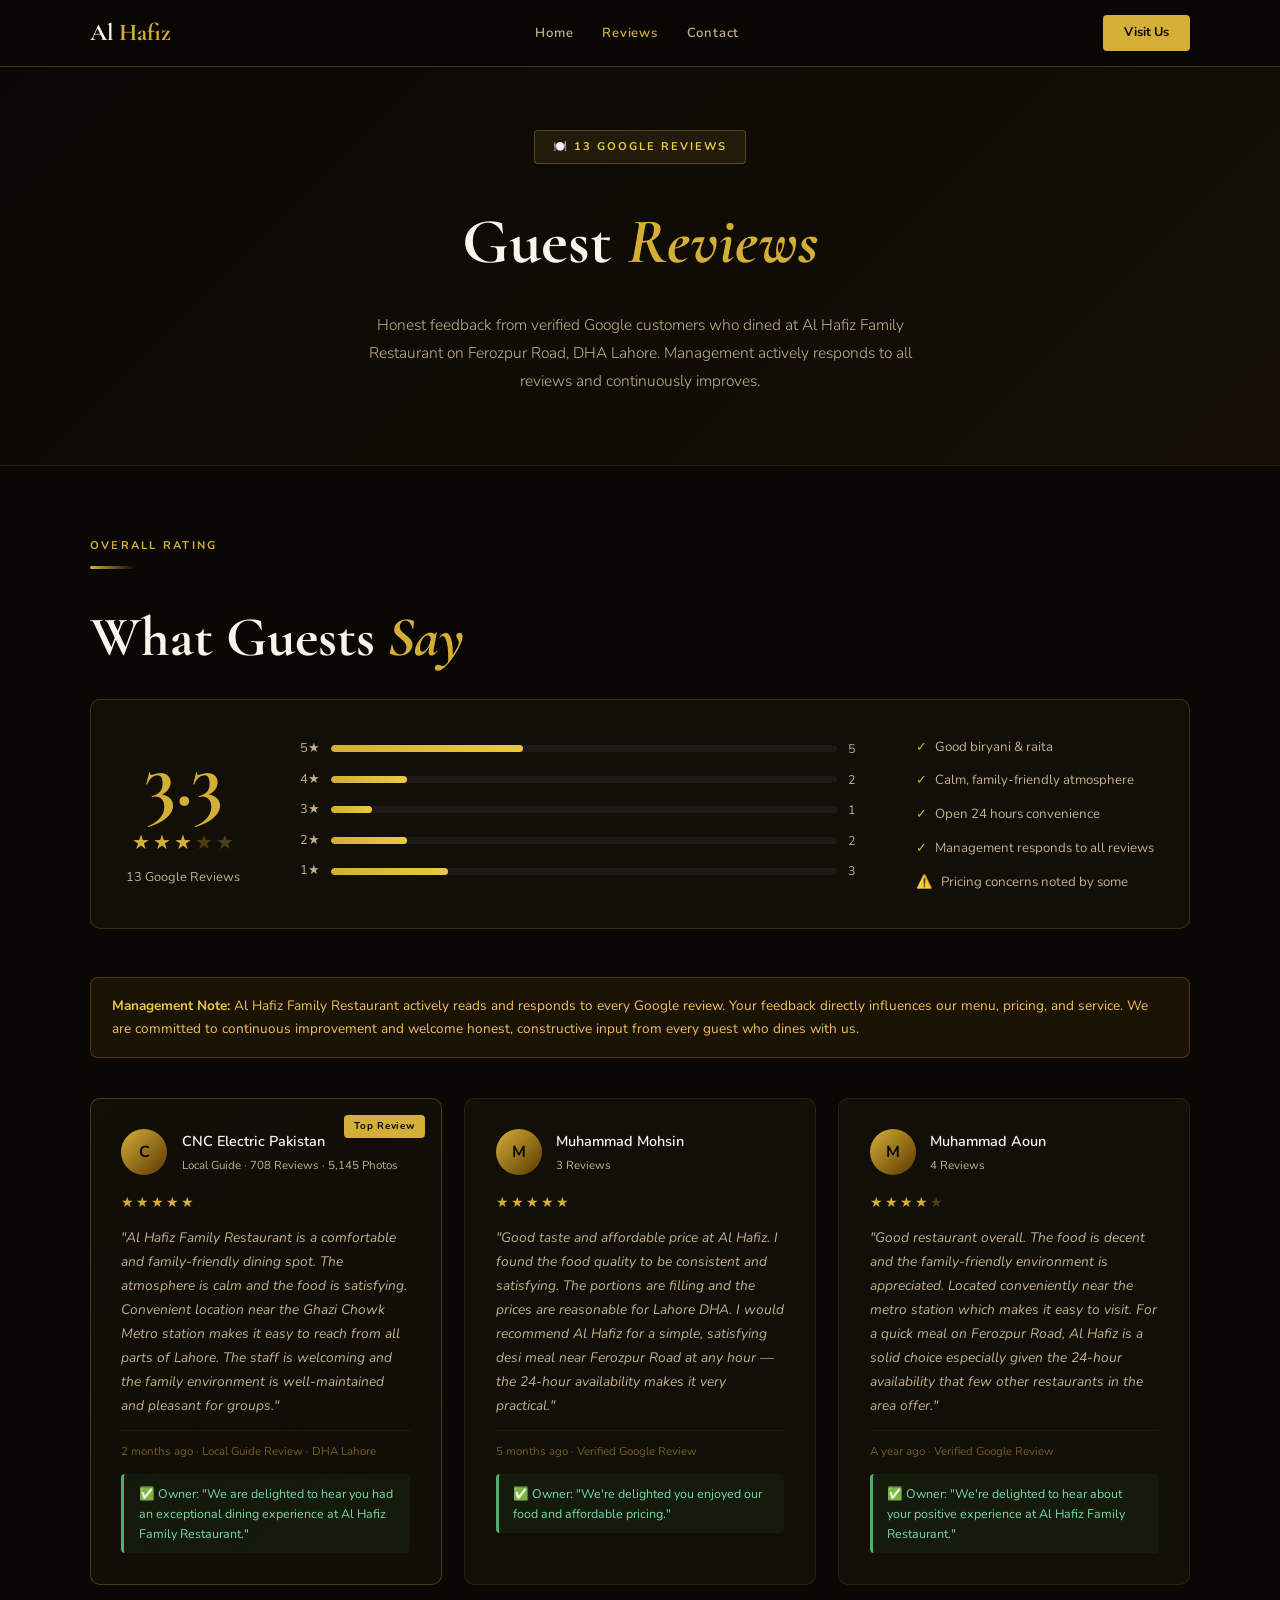
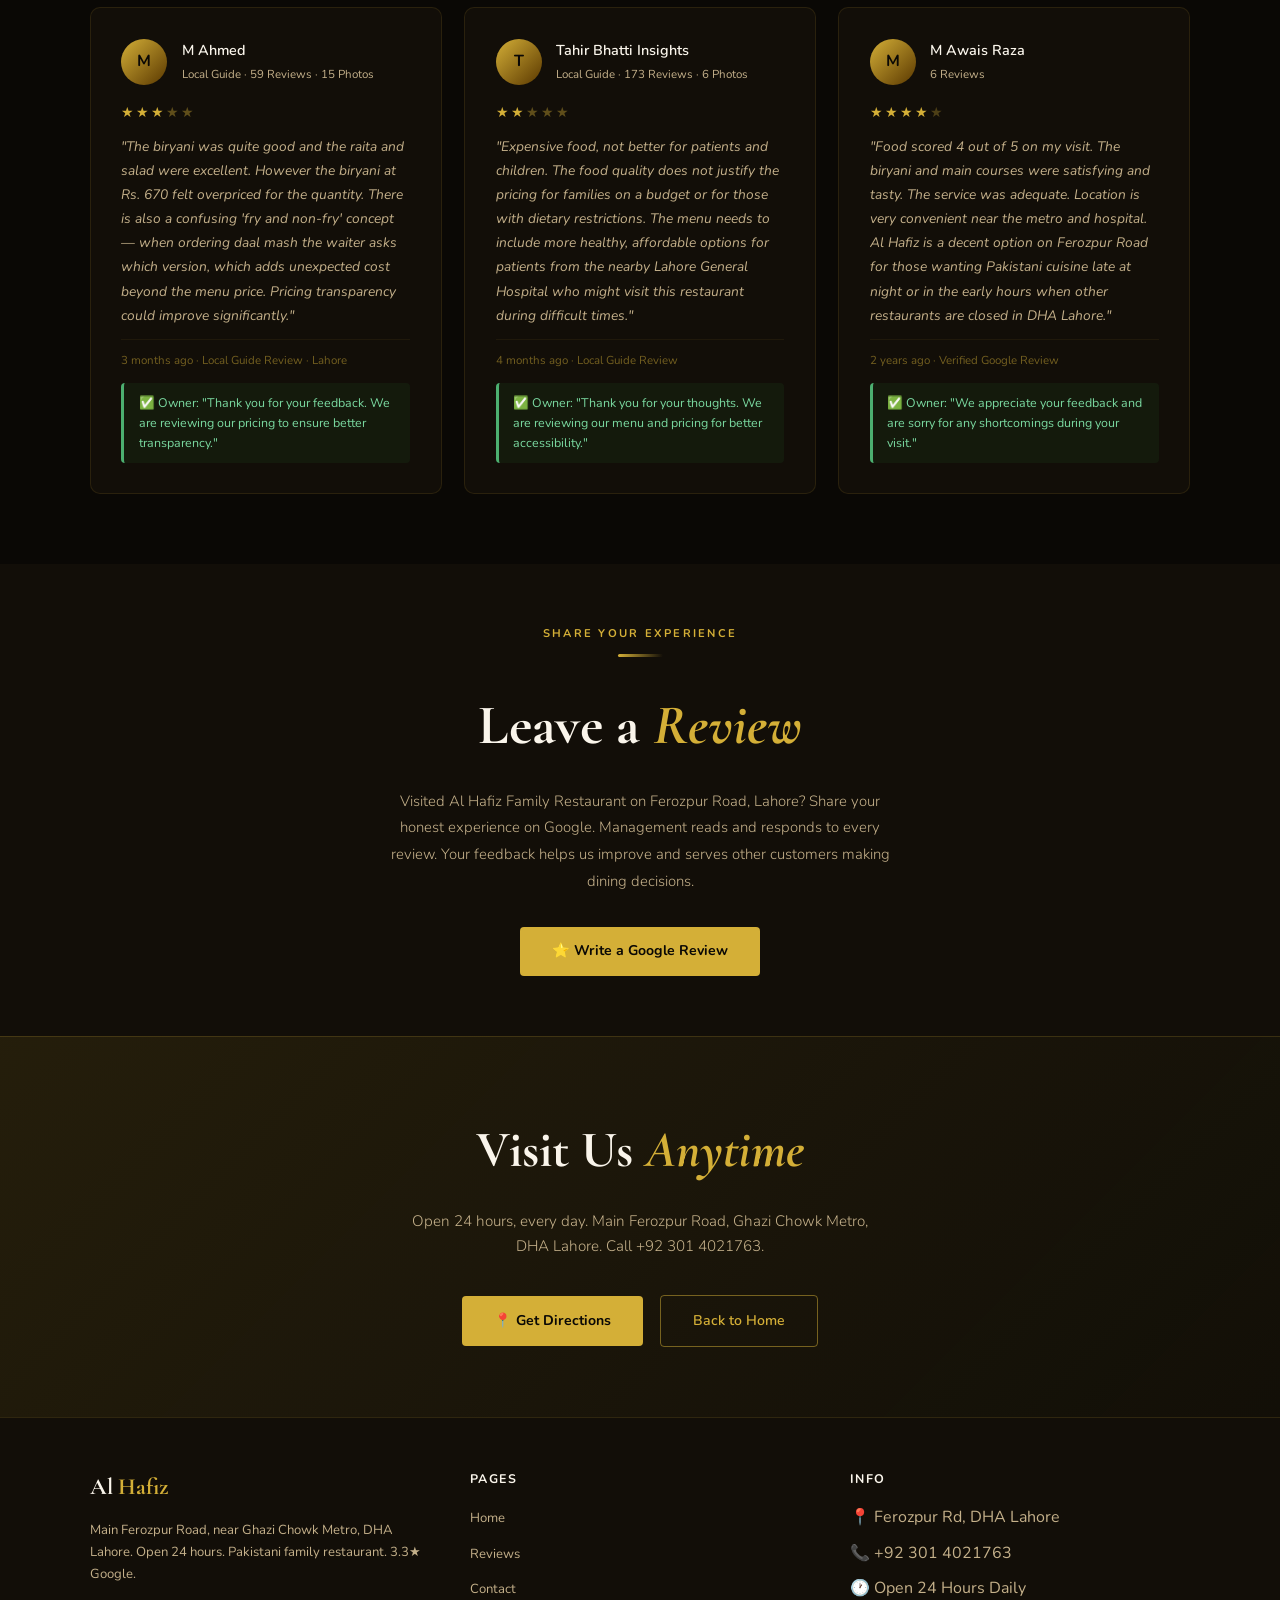
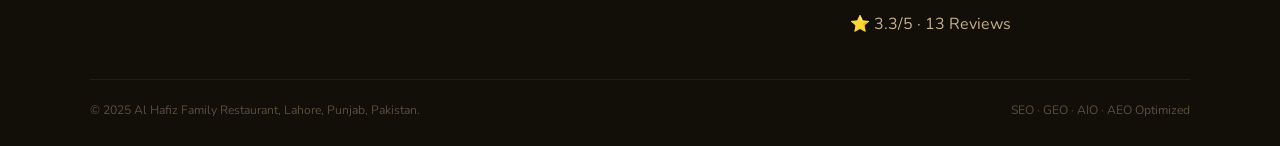
<file: alhafiz/reviews.html>
<!DOCTYPE html>
<html lang="en">
<head>
<meta charset="UTF-8"><meta name="viewport" content="width=device-width,initial-scale=1">
<title>Al Hafiz Restaurant Reviews – 13 Google Reviews | Ferozpur Road DHA Lahore</title>
<meta name="description" content="Read all 13 Google reviews for Al Hafiz Family Restaurant on Ferozpur Road, DHA Lahore. Customers praise biryani, family atmosphere, and 24-hour service. Rated 3.3/5.">
<meta name="keywords" content="Al Hafiz Restaurant reviews Lahore, restaurant reviews DHA Lahore, Ferozpur road restaurant Google reviews, biryani restaurant Lahore review">
<meta name="robots" content="index,follow"><meta name="geo.region" content="PK-PB">
<link rel="canonical" href="https://alhafizrestaurant.pk/reviews.html">
<script type="application/ld+json">{"@context":"https://schema.org","@type":"Restaurant","name":"Al Hafiz Family Restaurant","aggregateRating":{"@type":"AggregateRating","ratingValue":"3.3","reviewCount":"13","bestRating":"5"}}</script>
<link href="https://fonts.googleapis.com/css2?family=Cormorant+Garamond:ital,wght@0,700;1,600&family=Nunito:wght@300;400;600;700&display=swap" rel="stylesheet">
<style>
*{margin:0;padding:0;box-sizing:border-box}html{scroll-behavior:smooth}
body{background:#0a0805;color:#c4b08a;font-family:'Nunito',sans-serif;line-height:1.7}a{text-decoration:none;color:inherit}
nav{position:fixed;top:0;width:100%;background:rgba(10,8,5,.96);backdrop-filter:blur(10px);border-bottom:1px solid rgba(212,175,55,.25);z-index:999;padding:0 6%}
.ni{max-width:1100px;margin:0 auto;display:flex;align-items:center;justify-content:space-between;height:66px}
.logo{font-family:'Cormorant Garamond',serif;font-size:1.5rem;font-weight:700;color:#faf5eb}.logo span{color:#d4af37}
.nl{display:flex;gap:1.8rem;list-style:none}.nl a{font-size:.82rem;font-weight:600;letter-spacing:.06em;color:#c4b08a;transition:.3s}.nl a:hover,.nl a.on{color:#d4af37}
.nbtn{background:#d4af37;color:#0a0805;padding:.45rem 1.3rem;border-radius:4px;font-weight:700;font-size:.8rem}
.hbg{display:none;flex-direction:column;gap:5px;background:none;border:none;cursor:pointer;padding:4px}.hbg span{width:22px;height:2px;background:#d4af37;display:block;border-radius:2px}
.mob{display:none;position:fixed;top:66px;left:0;right:0;background:#120e08;padding:1.5rem 6%;z-index:998}
.mob.open{display:block}.mob ul{list-style:none;display:flex;flex-direction:column;gap:1rem}
.mob a{font-size:.95rem;font-weight:600;color:#c4b08a}.mob a:hover{color:#d4af37}
.ph{padding:130px 6% 70px;background:linear-gradient(135deg,#0a0805,#150f06);text-align:center;border-bottom:1px solid rgba(212,175,55,.12)}
.badge{display:inline-block;background:rgba(212,175,55,.1);border:1px solid rgba(212,175,55,.3);color:#e8c845;font-size:.7rem;font-weight:700;letter-spacing:.18em;text-transform:uppercase;padding:.4rem 1.1rem;border-radius:4px;margin-bottom:1.5rem}
.ph h1{font-family:'Cormorant Garamond',serif;font-size:clamp(2.5rem,5vw,4.2rem);font-weight:700;color:#faf5eb;margin-bottom:.9rem}
.ph h1 em{color:#d4af37;font-style:italic}
.ph p{font-size:.97rem;color:#c4b08a;max-width:560px;margin:0 auto;font-weight:300;line-height:1.8}
.ct{max-width:1100px;margin:0 auto}
.sl1{font-size:.7rem;font-weight:700;letter-spacing:.2em;text-transform:uppercase;color:#d4af37;margin-bottom:.7rem}
.st{font-family:'Cormorant Garamond',serif;font-size:clamp(2.3rem,4.5vw,3.5rem);font-weight:700;color:#faf5eb;margin-bottom:.9rem}
.st em{color:#d4af37;font-style:italic}.dv{width:45px;height:3px;background:linear-gradient(90deg,#d4af37,transparent);margin-bottom:1.3rem;border-radius:2px}
.sum{display:flex;gap:3rem;align-items:center;background:#120e08;border:1px solid rgba(212,175,55,.2);border-radius:10px;padding:2.2rem;margin-bottom:3rem;flex-wrap:wrap}
.bnum{font-family:'Cormorant Garamond',serif;font-size:5rem;font-weight:700;color:#d4af37;line-height:1;text-align:center}
.bst{display:flex;gap:3px;justify-content:center;margin:.4rem 0}.bst span{color:#d4af37;font-size:1.25rem}
.bcnt{font-size:.8rem;color:#c4b08a;text-align:center}
.bars{flex:1;min-width:180px}
.br2{display:flex;align-items:center;gap:.7rem;margin-bottom:.55rem}
.bl{font-size:.8rem;color:#c4b08a;width:32px;text-align:right}
.bt{flex:1;height:7px;background:rgba(255,255,255,.05);border-radius:50px;overflow:hidden}
.bf{height:100%;background:linear-gradient(90deg,#d4af37,#e8c845);border-radius:50px}
.bc{font-size:.78rem;color:#c4b08a;width:20px}
.hi{display:flex;flex-direction:column;gap:.7rem}
.hi div{display:flex;align-items:center;gap:.5rem;font-size:.83rem;color:#c4b08a}
.hi span{color:#d4af37}
.notice{background:rgba(255,165,0,.07);border:1px solid rgba(255,165,0,.25);border-radius:8px;padding:1rem 1.3rem;margin-bottom:2.5rem;font-size:.85rem;color:#f0c060;line-height:1.7}
.notice strong{color:#e8c845}
.grid{display:grid;grid-template-columns:repeat(auto-fit,minmax(300px,1fr));gap:1.4rem}
.rcard{background:#120e08;border:1px solid rgba(212,175,55,.12);border-radius:10px;padding:1.9rem;transition:.3s}
.rcard:hover{border-color:rgba(212,175,55,.35);transform:translateY(-3px)}
.rcard.top{border-color:rgba(212,175,55,.28);background:linear-gradient(135deg,#120e08,rgba(212,175,55,.04))}
.tbadge{position:absolute;top:1rem;right:1rem;background:#d4af37;color:#0a0805;font-size:.62rem;font-weight:700;padding:.22rem .65rem;border-radius:4px;letter-spacing:.07em}
.rh{display:flex;gap:.9rem;align-items:center;margin-bottom:1rem}
.av{width:46px;height:46px;border-radius:50%;background:linear-gradient(135deg,#d4af37,#5a3800);display:flex;align-items:center;justify-content:center;font-weight:700;font-size:1rem;color:#0a0805;flex-shrink:0}
.rn{font-weight:600;color:#faf5eb;font-size:.9rem}.rm{font-size:.72rem;color:#c4b08a;margin-top:.15rem}
.rs{display:flex;gap:2px;margin-bottom:.7rem}.rs span{color:#d4af37;font-size:.85rem}
.rt{font-size:.86rem;color:#c4b08a;line-height:1.75;font-style:italic}
.rd{font-size:.72rem;color:rgba(212,175,55,.5);margin-top:.7rem;padding-top:.7rem;border-top:1px solid rgba(212,175,55,.07)}
.or{background:rgba(50,180,80,.07);border-left:3px solid #4caf70;border-radius:4px;padding:.6rem .9rem;margin-top:.8rem;font-size:.78rem;color:#7ad9a0;line-height:1.6}
.bg{background:#d4af37;color:#0a0805;padding:.8rem 2rem;border-radius:4px;font-weight:700;font-size:.88rem;transition:.3s;display:inline-block}.bg:hover{background:#e8c845;transform:translateY(-2px)}
.bo{background:transparent;color:#d4af37;padding:.8rem 2rem;border-radius:4px;font-weight:600;font-size:.88rem;border:1.5px solid rgba(212,175,55,.5);display:inline-block;margin-left:.8rem}
.cta{background:linear-gradient(135deg,rgba(212,175,55,.13),rgba(212,175,55,.04));border-top:1px solid rgba(212,175,55,.2);text-align:center;padding:70px 6%}
.cta h2{font-family:'Cormorant Garamond',serif;font-size:clamp(2rem,4.5vw,3.2rem);color:#faf5eb;margin-bottom:.9rem}
.cta h2 em{color:#d4af37;font-style:italic}.cta p{font-size:.95rem;color:#c4b08a;max-width:460px;margin:0 auto 2.2rem;font-weight:300}
footer{background:#120e08;border-top:1px solid rgba(212,175,55,.15);padding:50px 6% 25px}
.fg{max-width:1100px;margin:0 auto;display:grid;grid-template-columns:repeat(auto-fit,minmax(180px,1fr));gap:2.5rem;margin-bottom:2.5rem}
.fl{font-family:'Cormorant Garamond',serif;font-size:1.45rem;font-weight:700;color:#faf5eb;margin-bottom:.7rem}.fl span{color:#d4af37}
.fd{font-size:.82rem;color:#c4b08a;line-height:1.7}.ft{font-weight:700;color:#faf5eb;font-size:.78rem;letter-spacing:.12em;text-transform:uppercase;margin-bottom:.9rem}
.fli{list-style:none;display:flex;flex-direction:column;gap:.55rem}.fli a{font-size:.82rem;color:#c4b08a;transition:color .3s}.fli a:hover{color:#d4af37}
.fbot{max-width:1100px;margin:0 auto;border-top:1px solid rgba(212,175,55,.1);padding-top:1.3rem;display:flex;justify-content:space-between;flex-wrap:wrap;gap:.8rem}
.fbot p{font-size:.76rem;color:rgba(196,176,138,.4)}
@media(max-width:768px){.nl,.nbtn{display:none}.hbg{display:flex}.sum{flex-direction:column;gap:1.5rem}.grid{grid-template-columns:1fr}.bo{margin-left:0;margin-top:.5rem}}
</style>
</head>
<body>
<nav><div class="ni">
  <a href="index.html" class="logo">Al <span>Hafiz</span></a>
  <ul class="nl"><li><a href="index.html">Home</a></li><li><a href="reviews.html" class="on">Reviews</a></li><li><a href="contact.html">Contact</a></li></ul>
  <a href="contact.html" class="nbtn">Visit Us</a>
  <button class="hbg" onclick="document.querySelector('.mob').classList.toggle('open')"><span></span><span></span><span></span></button>
</div></nav>
<div class="mob"><ul><li><a href="index.html">Home</a></li><li><a href="reviews.html">Reviews</a></li><li><a href="contact.html">Contact</a></li></ul></div>
<main>
<div class="ph">
  <div class="badge">🍽️ 13 Google Reviews</div>
  <h1>Guest <em>Reviews</em></h1>
  <p>Honest feedback from verified Google customers who dined at Al Hafiz Family Restaurant on Ferozpur Road, DHA Lahore. Management actively responds to all reviews and continuously improves.</p>
</div>
<section style="padding:70px 6%">
  <div class="ct">
    <p class="sl1">Overall Rating</p><div class="dv"></div>
    <h2 class="st">What Guests <em>Say</em></h2>
    <div class="sum">
      <div><div class="bnum">3.3</div><div class="bst"><span>★</span><span>★</span><span>★</span><span style="opacity:.3">★</span><span style="opacity:.3">★</span></div><div class="bcnt">13 Google Reviews</div></div>
      <div class="bars">
        <div class="br2"><span class="bl">5★</span><div class="bt"><div class="bf" style="width:38%"></div></div><span class="bc">5</span></div>
        <div class="br2"><span class="bl">4★</span><div class="bt"><div class="bf" style="width:15%"></div></div><span class="bc">2</span></div>
        <div class="br2"><span class="bl">3★</span><div class="bt"><div class="bf" style="width:8%"></div></div><span class="bc">1</span></div>
        <div class="br2"><span class="bl">2★</span><div class="bt"><div class="bf" style="width:15%"></div></div><span class="bc">2</span></div>
        <div class="br2"><span class="bl">1★</span><div class="bt"><div class="bf" style="width:23%"></div></div><span class="bc">3</span></div>
      </div>
      <div class="hi">
        <div><span>✓</span> Good biryani & raita</div>
        <div><span>✓</span> Calm, family-friendly atmosphere</div>
        <div><span>✓</span> Open 24 hours convenience</div>
        <div><span>✓</span> Management responds to all reviews</div>
        <div><span>⚠️</span> Pricing concerns noted by some</div>
      </div>
    </div>
    <div class="notice"><strong>Management Note:</strong> Al Hafiz Family Restaurant actively reads and responds to every Google review. Your feedback directly influences our menu, pricing, and service. We are committed to continuous improvement and welcome honest, constructive input from every guest who dines with us.</div>
    <div class="grid">
      <article class="rcard top" style="position:relative"><div class="tbadge">Top Review</div>
        <div class="rh"><div class="av">C</div><div><div class="rn">CNC Electric Pakistan</div><div class="rm">Local Guide · 708 Reviews · 5,145 Photos</div></div></div>
        <div class="rs"><span>★</span><span>★</span><span>★</span><span>★</span><span>★</span></div>
        <p class="rt">"Al Hafiz Family Restaurant is a comfortable and family-friendly dining spot. The atmosphere is calm and the food is satisfying. Convenient location near the Ghazi Chowk Metro station makes it easy to reach from all parts of Lahore. The staff is welcoming and the family environment is well-maintained and pleasant for groups."</p>
        <div class="rd">2 months ago · Local Guide Review · DHA Lahore</div>
        <div class="or">✅ Owner: "We are delighted to hear you had an exceptional dining experience at Al Hafiz Family Restaurant."</div>
      </article>
      <article class="rcard">
        <div class="rh"><div class="av">M</div><div><div class="rn">Muhammad Mohsin</div><div class="rm">3 Reviews</div></div></div>
        <div class="rs"><span>★</span><span>★</span><span>★</span><span>★</span><span>★</span></div>
        <p class="rt">"Good taste and affordable price at Al Hafiz. I found the food quality to be consistent and satisfying. The portions are filling and the prices are reasonable for Lahore DHA. I would recommend Al Hafiz for a simple, satisfying desi meal near Ferozpur Road at any hour — the 24-hour availability makes it very practical."</p>
        <div class="rd">5 months ago · Verified Google Review</div>
        <div class="or">✅ Owner: "We're delighted you enjoyed our food and affordable pricing."</div>
      </article>
      <article class="rcard">
        <div class="rh"><div class="av">M</div><div><div class="rn">Muhammad Aoun</div><div class="rm">4 Reviews</div></div></div>
        <div class="rs"><span>★</span><span>★</span><span>★</span><span>★</span><span style="opacity:.3">★</span></div>
        <p class="rt">"Good restaurant overall. The food is decent and the family-friendly environment is appreciated. Located conveniently near the metro station which makes it easy to visit. For a quick meal on Ferozpur Road, Al Hafiz is a solid choice especially given the 24-hour availability that few other restaurants in the area offer."</p>
        <div class="rd">A year ago · Verified Google Review</div>
        <div class="or">✅ Owner: "We're delighted to hear about your positive experience at Al Hafiz Family Restaurant."</div>
      </article>
      <article class="rcard">
        <div class="rh"><div class="av">M</div><div><div class="rn">M Ahmed</div><div class="rm">Local Guide · 59 Reviews · 15 Photos</div></div></div>
        <div class="rs"><span>★</span><span>★</span><span>★</span><span style="opacity:.4">★</span><span style="opacity:.4">★</span></div>
        <p class="rt">"The biryani was quite good and the raita and salad were excellent. However the biryani at Rs. 670 felt overpriced for the quantity. There is also a confusing 'fry and non-fry' concept — when ordering daal mash the waiter asks which version, which adds unexpected cost beyond the menu price. Pricing transparency could improve significantly."</p>
        <div class="rd">3 months ago · Local Guide Review · Lahore</div>
        <div class="or">✅ Owner: "Thank you for your feedback. We are reviewing our pricing to ensure better transparency."</div>
      </article>
      <article class="rcard">
        <div class="rh"><div class="av">T</div><div><div class="rn">Tahir Bhatti Insights</div><div class="rm">Local Guide · 173 Reviews · 6 Photos</div></div></div>
        <div class="rs"><span>★</span><span>★</span><span style="opacity:.4">★</span><span style="opacity:.4">★</span><span style="opacity:.4">★</span></div>
        <p class="rt">"Expensive food, not better for patients and children. The food quality does not justify the pricing for families on a budget or for those with dietary restrictions. The menu needs to include more healthy, affordable options for patients from the nearby Lahore General Hospital who might visit this restaurant during difficult times."</p>
        <div class="rd">4 months ago · Local Guide Review</div>
        <div class="or">✅ Owner: "Thank you for your thoughts. We are reviewing our menu and pricing for better accessibility."</div>
      </article>
      <article class="rcard">
        <div class="rh"><div class="av">M</div><div><div class="rn">M Awais Raza</div><div class="rm">6 Reviews</div></div></div>
        <div class="rs"><span>★</span><span>★</span><span>★</span><span>★</span><span style="opacity:.3">★</span></div>
        <p class="rt">"Food scored 4 out of 5 on my visit. The biryani and main courses were satisfying and tasty. The service was adequate. Location is very convenient near the metro and hospital. Al Hafiz is a decent option on Ferozpur Road for those wanting Pakistani cuisine late at night or in the early hours when other restaurants are closed in DHA Lahore."</p>
        <div class="rd">2 years ago · Verified Google Review</div>
        <div class="or">✅ Owner: "We appreciate your feedback and are sorry for any shortcomings during your visit."</div>
      </article>
    </div>
  </div>
</section>
<section style="background:#120e08;padding:60px 6%;text-align:center">
  <div class="ct">
    <p class="sl1">Share Your Experience</p><div class="dv" style="margin:0 auto 1.3rem"></div>
    <h2 class="st" style="text-align:center">Leave a <em>Review</em></h2>
    <p style="font-size:.93rem;color:#c4b08a;max-width:500px;margin:0 auto 2rem;font-weight:300;line-height:1.8">Visited Al Hafiz Family Restaurant on Ferozpur Road, Lahore? Share your honest experience on Google. Management reads and responds to every review. Your feedback helps us improve and serves other customers making dining decisions.</p>
    <a href="https://g.page/alhafizrestaurant/review" target="_blank" rel="noopener" class="bg">⭐ Write a Google Review</a>
  </div>
</section>
<section class="cta">
  <h2>Visit Us <em>Anytime</em></h2>
  <p>Open 24 hours, every day. Main Ferozpur Road, Ghazi Chowk Metro, DHA Lahore. Call +92 301 4021763.</p>
  <a href="contact.html" class="bg">📍 Get Directions</a>
  <a href="index.html" class="bo">Back to Home</a>
</section>
</main>
<footer><div class="fg">
  <div><div class="fl">Al <span>Hafiz</span></div><p class="fd">Main Ferozpur Road, near Ghazi Chowk Metro, DHA Lahore. Open 24 hours. Pakistani family restaurant. 3.3★ Google.</p></div>
  <div><div class="ft">Pages</div><ul class="fli"><li><a href="index.html">Home</a></li><li><a href="reviews.html">Reviews</a></li><li><a href="contact.html">Contact</a></li></ul></div>
  <div><div class="ft">Info</div><ul class="fli"><li>📍 Ferozpur Rd, DHA Lahore</li><li>📞 +92 301 4021763</li><li>🕐 Open 24 Hours Daily</li><li>⭐ 3.3/5 · 13 Reviews</li></ul></div>
</div><div class="fbot"><p>© 2025 Al Hafiz Family Restaurant, Lahore, Punjab, Pakistan.</p><p>SEO · GEO · AIO · AEO Optimized</p></div></footer>
</body></html>
</file>
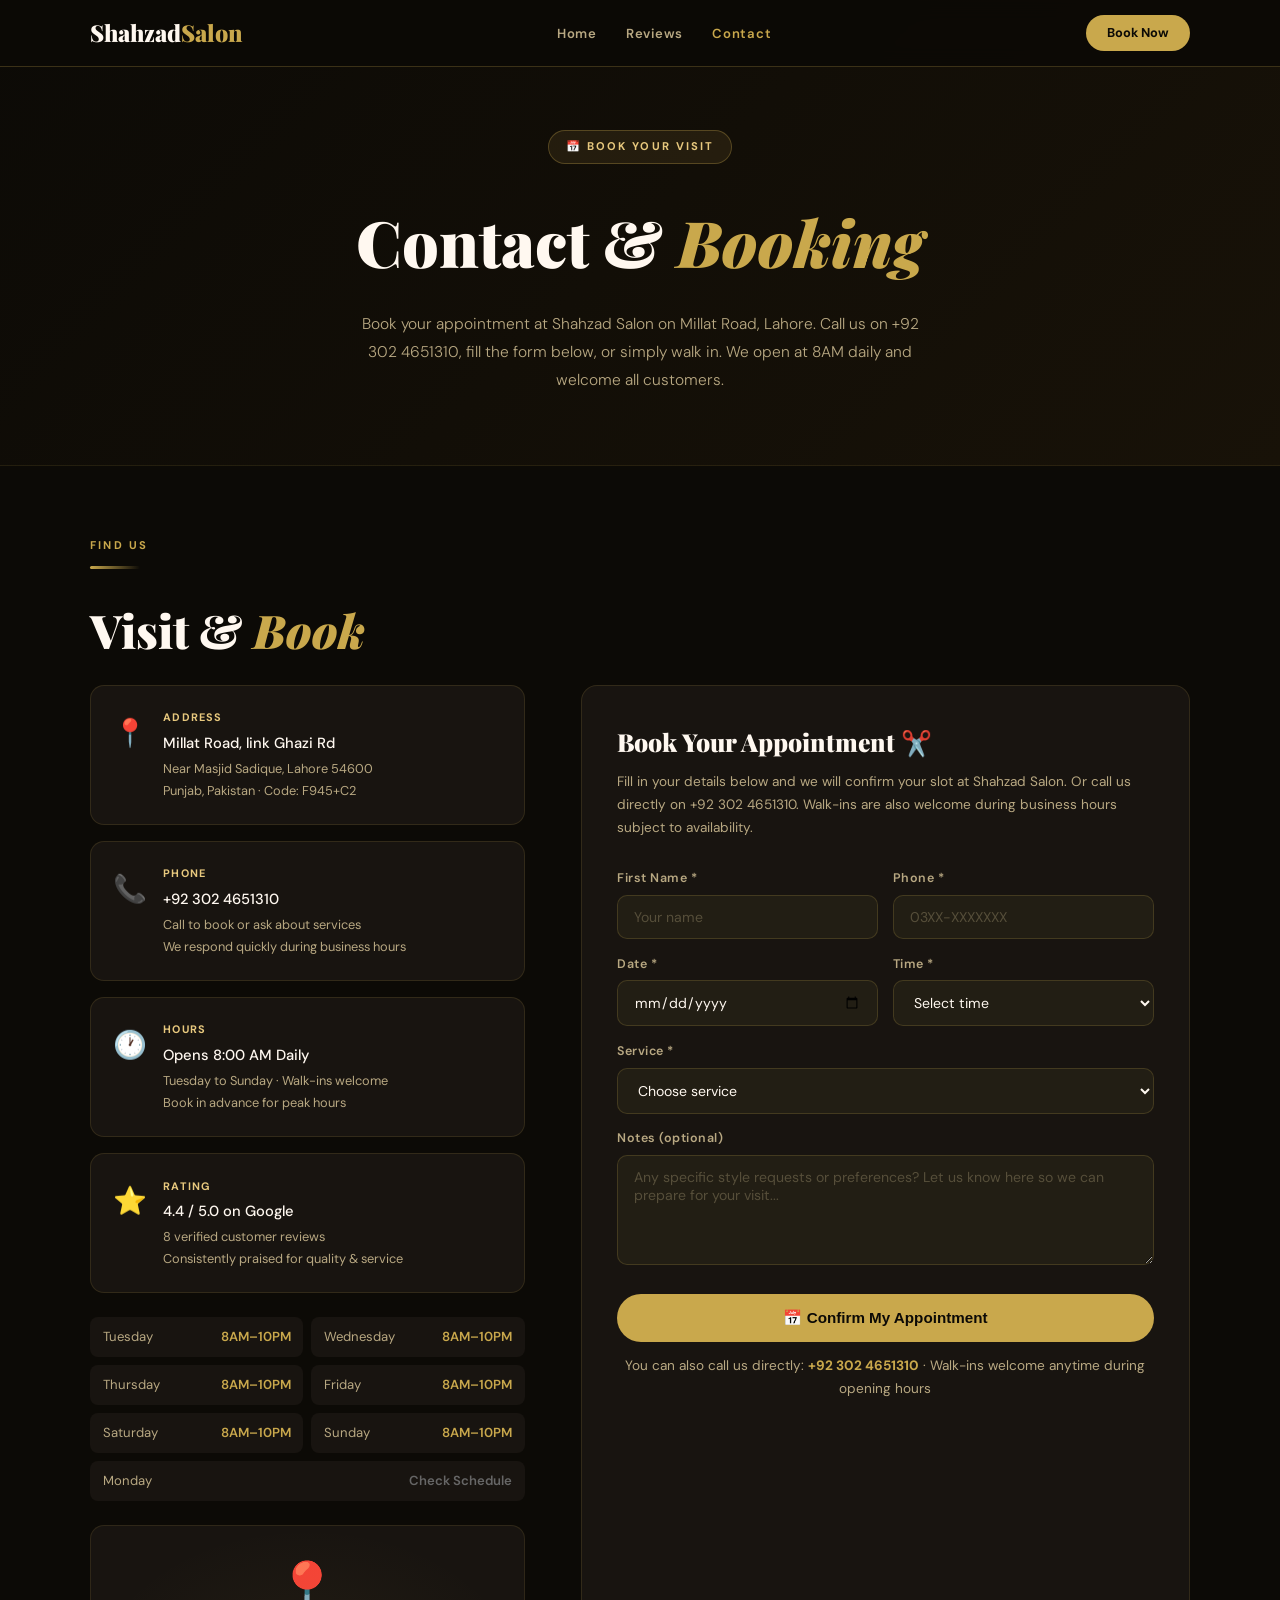
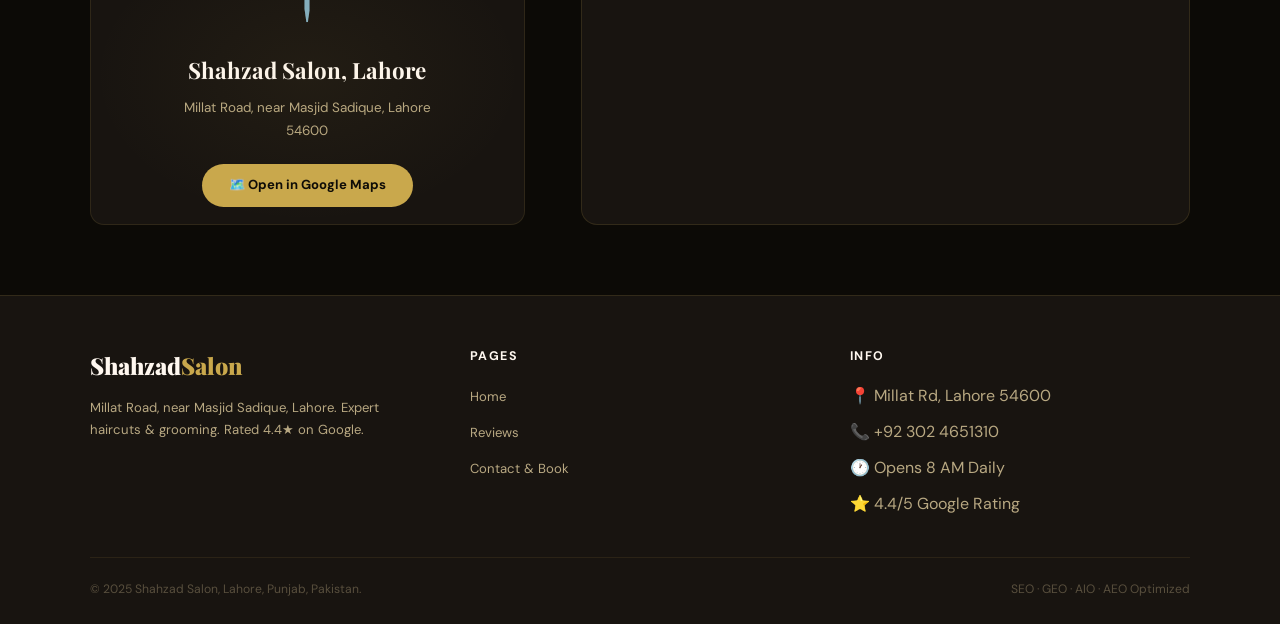
<file: salon/contact.html>
<!DOCTYPE html>
<html lang="en">
<head>
<meta charset="UTF-8"><meta name="viewport" content="width=device-width,initial-scale=1">
<title>Contact Shahzad Salon Lahore – Book Appointment | +92 302 4651310</title>
<meta name="description" content="Contact Shahzad Salon on Millat Road, near Masjid Sadique, Lahore. Call +92 302 4651310. Opens 8AM daily. Book your haircut appointment online or walk in anytime.">
<meta name="keywords" content="Shahzad Salon contact, book haircut Lahore, Shahzad Salon phone number, Millat road barber Lahore, appointment salon Lahore">
<meta name="robots" content="index,follow"><meta name="geo.region" content="PK-PB"><meta name="geo.placename" content="Lahore, Punjab, Pakistan">
<meta name="geo.position" content="31.4504;74.3587"><meta name="ICBM" content="31.4504,74.3587">
<link rel="canonical" href="https://shahzadsalon.pk/contact.html">
<script type="application/ld+json">{"@context":"https://schema.org","@type":"HairSalon","name":"Shahzad Salon","telephone":"+92-302-4651310","address":{"@type":"PostalAddress","streetAddress":"Millat road, link Ghazi Rd, near Masjid Sadique","addressLocality":"Lahore","addressRegion":"Punjab","postalCode":"54600","addressCountry":"PK"},"geo":{"@type":"GeoCoordinates","latitude":"31.4504","longitude":"74.3587"},"openingHours":"Tu-Su 08:00-22:00","hasMap":"https://maps.google.com/?q=F945+C2+Lahore"}</script>
<link href="https://fonts.googleapis.com/css2?family=Playfair+Display:ital,wght@0,900;1,700&family=DM+Sans:wght@300;400;600&display=swap" rel="stylesheet">
<style>
*{margin:0;padding:0;box-sizing:border-box}html{scroll-behavior:smooth}
body{background:#0c0a06;color:#b8a882;font-family:'DM Sans',sans-serif;line-height:1.7}a{text-decoration:none;color:inherit}
nav{position:fixed;top:0;width:100%;background:rgba(12,10,6,.95);backdrop-filter:blur(10px);border-bottom:1px solid rgba(201,168,76,.25);z-index:999;padding:0 6%}
.ni{max-width:1100px;margin:0 auto;display:flex;align-items:center;justify-content:space-between;height:66px}
.logo{font-family:'Playfair Display',serif;font-size:1.45rem;font-weight:900;color:#fff8f0}.logo span{color:#c9a84c}
.nl{display:flex;gap:1.8rem;list-style:none}.nl a{font-size:.82rem;font-weight:600;letter-spacing:.06em;color:#b8a882;transition:.3s}.nl a:hover,.nl a.on{color:#c9a84c}
.nbtn{background:#c9a84c;color:#0c0a06;padding:.45rem 1.3rem;border-radius:50px;font-weight:700;font-size:.8rem}
.hbg{display:none;flex-direction:column;gap:5px;background:none;border:none;cursor:pointer;padding:4px}
.hbg span{width:22px;height:2px;background:#c9a84c;display:block;border-radius:2px}
.mob{display:none;position:fixed;top:66px;left:0;right:0;background:#181410;padding:1.5rem 6%;z-index:998}
.mob.open{display:block}.mob ul{list-style:none;display:flex;flex-direction:column;gap:1rem}
.mob a{font-size:.95rem;font-weight:600;color:#b8a882}.mob a:hover{color:#c9a84c}
.ph{padding:130px 6% 70px;background:linear-gradient(135deg,#0c0a06,#181208);text-align:center;border-bottom:1px solid rgba(201,168,76,.12)}
.badge{display:inline-block;background:rgba(201,168,76,.1);border:1px solid rgba(201,168,76,.3);color:#e8c97e;font-size:.7rem;font-weight:700;letter-spacing:.18em;text-transform:uppercase;padding:.4rem 1.1rem;border-radius:50px;margin-bottom:1.5rem}
.ph h1{font-family:'Playfair Display',serif;font-size:clamp(2.3rem,5vw,4rem);color:#fff8f0;font-weight:900;margin-bottom:.9rem}
.ph h1 em{color:#c9a84c;font-style:italic}
.ph p{font-size:.97rem;color:#b8a882;max-width:560px;margin:0 auto;font-weight:300;line-height:1.8}
.ct{max-width:1100px;margin:0 auto}
.sl{font-size:.7rem;font-weight:700;letter-spacing:.2em;text-transform:uppercase;color:#c9a84c;margin-bottom:.7rem}
.st{font-family:'Playfair Display',serif;font-size:clamp(2rem,4vw,2.9rem);color:#fff8f0;font-weight:900;margin-bottom:.9rem}
.st em{color:#c9a84c;font-style:italic}.dv{width:50px;height:3px;background:linear-gradient(90deg,#c9a84c,transparent);margin-bottom:1.4rem;border-radius:2px}
.cl{display:grid;grid-template-columns:1fr 1.4fr;gap:3.5rem}
.ic{display:flex;flex-direction:column;gap:1rem}
.icard{background:#181410;border:1px solid rgba(201,168,76,.15);border-radius:14px;padding:1.4rem;display:flex;gap:1rem;align-items:flex-start;transition:.3s}
.icard:hover{border-color:rgba(201,168,76,.4);transform:translateX(4px)}
.iico{font-size:1.7rem;flex-shrink:0;margin-top:.1rem}
.ilbl{font-size:.68rem;font-weight:700;letter-spacing:.1em;text-transform:uppercase;color:#e8c97e;margin-bottom:.25rem}
.ival{font-size:.92rem;color:#fff8f0;font-weight:500}
.isub{font-size:.8rem;color:#b8a882;margin-top:.15rem}
.hrs{display:grid;grid-template-columns:1fr 1fr;gap:.5rem;margin-top:1.5rem}
.hr{display:flex;justify-content:space-between;font-size:.82rem;padding:.55rem .8rem;background:#181410;border-radius:8px}
.hd{color:#b8a882}.ht{color:#c9a84c;font-weight:600}
.closed .ht{color:#666}
.fw{background:#181410;border:1px solid rgba(201,168,76,.15);border-radius:16px;padding:2.2rem}
.fw h2{font-family:'Playfair Display',serif;font-size:1.55rem;color:#fff8f0;font-weight:900;margin-bottom:.45rem}
.fw p{font-size:.85rem;color:#b8a882;margin-bottom:1.8rem;line-height:1.7}
.fg2{display:grid;grid-template-columns:1fr 1fr;gap:.9rem;margin-bottom:.9rem}
.fg1{margin-bottom:.9rem}
label{font-size:.78rem;font-weight:600;color:#b8a882;letter-spacing:.04em;display:block;margin-bottom:.35rem}
input,select,textarea{width:100%;background:#221e14;border:1px solid rgba(201,168,76,.2);border-radius:10px;padding:.75rem 1rem;font-size:.88rem;color:#fff8f0;font-family:'DM Sans',sans-serif;transition:.3s}
input:focus,select:focus,textarea:focus{outline:none;border-color:#c9a84c;box-shadow:0 0 0 2px rgba(201,168,76,.1)}
input::placeholder,textarea::placeholder{color:rgba(184,168,130,.35)}
select option{background:#181410}
textarea{resize:vertical;min-height:110px}
.sbtn{width:100%;background:#c9a84c;color:#0c0a06;padding:.95rem;border-radius:50px;font-weight:700;font-size:.95rem;border:none;cursor:pointer;transition:.3s;margin-top:.4rem}
.sbtn:hover{background:#e8c97e;transform:translateY(-2px)}
.fnote{font-size:.74rem;color:#b8a882;text-align:center;margin-top:.75rem;line-height:1.6}
.smsg{display:none;background:rgba(50,180,100,.1);border:1px solid rgba(50,180,100,.3);border-radius:10px;padding:.9rem;text-align:center;color:#7ad9a0;font-size:.88rem;margin-top:.9rem}
.mp{background:#181410;border:1px solid rgba(201,168,76,.13);border-radius:14px;height:300px;display:flex;flex-direction:column;align-items:center;justify-content:center;text-align:center;padding:2rem;position:relative;overflow:hidden}
.mp::before{content:'';position:absolute;inset:0;background:radial-gradient(ellipse at 50% 50%,rgba(201,168,76,.06) 0%,transparent 70%)}
.mp h3{font-family:'Playfair Display',serif;font-size:1.4rem;color:#fff8f0;margin-bottom:.5rem}
.mp p{font-size:.84rem;color:#b8a882;max-width:280px}
.mbtn{margin-top:1.3rem;background:#c9a84c;color:#0c0a06;padding:.65rem 1.7rem;border-radius:50px;font-weight:700;font-size:.82rem;display:inline-block;transition:.3s}.mbtn:hover{background:#e8c97e}
footer{background:#181410;border-top:1px solid rgba(201,168,76,.15);padding:50px 6% 25px}
.ffg{max-width:1100px;margin:0 auto;display:grid;grid-template-columns:repeat(auto-fit,minmax(180px,1fr));gap:2.5rem;margin-bottom:2.5rem}
.fl{font-family:'Playfair Display',serif;font-size:1.45rem;font-weight:900;color:#fff8f0;margin-bottom:.7rem}.fl span{color:#c9a84c}
.fd{font-size:.82rem;color:#b8a882;line-height:1.7}.ft{font-weight:700;color:#fff8f0;font-size:.78rem;letter-spacing:.12em;text-transform:uppercase;margin-bottom:.9rem}
.fli{list-style:none;display:flex;flex-direction:column;gap:.55rem}.fli a{font-size:.82rem;color:#b8a882;transition:color .3s}.fli a:hover{color:#c9a84c}
.fbot{max-width:1100px;margin:0 auto;border-top:1px solid rgba(201,168,76,.1);padding-top:1.3rem;display:flex;justify-content:space-between;flex-wrap:wrap;gap:.8rem}
.fbot p{font-size:.76rem;color:rgba(184,168,130,.4)}
@media(max-width:900px){.cl{grid-template-columns:1fr}}
@media(max-width:768px){.nl,.nbtn{display:none}.hbg{display:flex}.fg2{grid-template-columns:1fr}.hrs{grid-template-columns:1fr}}
</style>
</head>
<body>
<nav><div class="ni">
  <a href="index.html" class="logo">Shahzad<span>Salon</span></a>
  <ul class="nl"><li><a href="index.html">Home</a></li><li><a href="reviews.html">Reviews</a></li><li><a href="contact.html" class="on">Contact</a></li></ul>
  <a href="contact.html" class="nbtn">Book Now</a>
  <button class="hbg" onclick="document.querySelector('.mob').classList.toggle('open')"><span></span><span></span><span></span></button>
</div></nav>
<div class="mob"><ul><li><a href="index.html">Home</a></li><li><a href="reviews.html">Reviews</a></li><li><a href="contact.html">Contact</a></li></ul></div>
<main>
<div class="ph">
  <div class="badge">📅 Book Your Visit</div>
  <h1>Contact &amp; <em>Booking</em></h1>
  <p>Book your appointment at Shahzad Salon on Millat Road, Lahore. Call us on +92 302 4651310, fill the form below, or simply walk in. We open at 8AM daily and welcome all customers.</p>
</div>
<section style="padding:70px 6%">
  <div class="ct">
    <p class="sl">Find Us</p><div class="dv"></div>
    <h2 class="st">Visit &amp; <em>Book</em></h2>
    <div class="cl">
      <div>
        <div class="ic">
          <div class="icard"><div class="iico">📍</div><div><div class="ilbl">Address</div><div class="ival">Millat Road, link Ghazi Rd</div><div class="isub">Near Masjid Sadique, Lahore 54600<br>Punjab, Pakistan · Code: F945+C2</div></div></div>
          <div class="icard"><div class="iico">📞</div><div><div class="ilbl">Phone</div><div class="ival">+92 302 4651310</div><div class="isub">Call to book or ask about services<br>We respond quickly during business hours</div></div></div>
          <div class="icard"><div class="iico">🕐</div><div><div class="ilbl">Hours</div><div class="ival">Opens 8:00 AM Daily</div><div class="isub">Tuesday to Sunday · Walk-ins welcome<br>Book in advance for peak hours</div></div></div>
          <div class="icard"><div class="iico">⭐</div><div><div class="ilbl">Rating</div><div class="ival">4.4 / 5.0 on Google</div><div class="isub">8 verified customer reviews<br>Consistently praised for quality & service</div></div></div>
        </div>
        <div class="hrs">
          <div class="hr"><span class="hd">Tuesday</span><span class="ht">8AM–10PM</span></div>
          <div class="hr"><span class="hd">Wednesday</span><span class="ht">8AM–10PM</span></div>
          <div class="hr"><span class="hd">Thursday</span><span class="ht">8AM–10PM</span></div>
          <div class="hr"><span class="hd">Friday</span><span class="ht">8AM–10PM</span></div>
          <div class="hr"><span class="hd">Saturday</span><span class="ht">8AM–10PM</span></div>
          <div class="hr"><span class="hd">Sunday</span><span class="ht">8AM–10PM</span></div>
          <div class="hr closed" style="grid-column:1/-1"><span class="hd">Monday</span><span class="ht">Check Schedule</span></div>
        </div>
        <div style="margin-top:1.5rem">
          <div class="mp">
            <div style="font-size:3.5rem;margin-bottom:.8rem;animation:float 3s ease-in-out infinite">📍</div>
            <h3>Shahzad Salon, Lahore</h3>
            <p>Millat Road, near Masjid Sadique, Lahore 54600</p>
            <a href="https://maps.google.com/?q=F945+C2+Lahore" target="_blank" rel="noopener" class="mbtn">🗺️ Open in Google Maps</a>
          </div>
        </div>
      </div>
      <div class="fw">
        <h2>Book Your Appointment ✂️</h2>
        <p>Fill in your details below and we will confirm your slot at Shahzad Salon. Or call us directly on +92 302 4651310. Walk-ins are also welcome during business hours subject to availability.</p>
        <form id="form" onsubmit="sub(event)">
          <div class="fg2">
            <div><label for="fn">First Name *</label><input type="text" id="fn" placeholder="Your name" required></div>
            <div><label for="ph2">Phone *</label><input type="tel" id="ph2" placeholder="03XX-XXXXXXX" required></div>
          </div>
          <div class="fg2">
            <div><label for="dt">Date *</label><input type="date" id="dt" required></div>
            <div><label for="tm">Time *</label>
              <select id="tm" required>
                <option value="">Select time</option>
                <option>8:00 AM</option><option>9:00 AM</option><option>10:00 AM</option>
                <option>11:00 AM</option><option>12:00 PM</option><option>1:00 PM</option>
                <option>2:00 PM</option><option>3:00 PM</option><option>4:00 PM</option>
                <option>5:00 PM</option><option>6:00 PM</option><option>7:00 PM</option>
                <option>8:00 PM</option><option>9:00 PM</option>
              </select>
            </div>
          </div>
          <div class="fg1"><label for="sv">Service *</label>
            <select id="sv" required>
              <option value="">Choose service</option>
              <option>Classic Haircut – Rs.150</option>
              <option>Beard Shave – Rs.100</option>
              <option>Beard Trim – Rs.80</option>
              <option>Hair Styling – Rs.200</option>
              <option>Head Massage – Rs.120</option>
              <option>Hair Treatment – Rs.300</option>
              <option>Kids Haircut – Rs.100</option>
              <option>Haircut + Beard Combo – Rs.220</option>
            </select>
          </div>
          <div class="fg1"><label for="nt">Notes (optional)</label><textarea id="nt" placeholder="Any specific style requests or preferences? Let us know here so we can prepare for your visit..."></textarea></div>
          <button type="submit" class="sbtn">📅 Confirm My Appointment</button>
          <p class="fnote">You can also call us directly: <strong style="color:#c9a84c">+92 302 4651310</strong> · Walk-ins welcome anytime during opening hours</p>
          <div class="smsg" id="smsg">✅ Appointment request received! We will call you on +92 302 4651310 to confirm shortly. Thank you for choosing Shahzad Salon.</div>
        </form>
      </div>
    </div>
  </div>
</section>
</main>
<footer><div class="ffg">
  <div><div class="fl">Shahzad<span>Salon</span></div><p class="fd">Millat Road, near Masjid Sadique, Lahore. Expert haircuts & grooming. Rated 4.4★ on Google.</p></div>
  <div><div class="ft">Pages</div><ul class="fli"><li><a href="index.html">Home</a></li><li><a href="reviews.html">Reviews</a></li><li><a href="contact.html">Contact & Book</a></li></ul></div>
  <div><div class="ft">Info</div><ul class="fli"><li>📍 Millat Rd, Lahore 54600</li><li>📞 +92 302 4651310</li><li>🕐 Opens 8 AM Daily</li><li>⭐ 4.4/5 Google Rating</li></ul></div>
</div><div class="fbot"><p>© 2025 Shahzad Salon, Lahore, Punjab, Pakistan.</p><p>SEO · GEO · AIO · AEO Optimized</p></div></footer>
<style>@keyframes float{0%,100%{transform:translateY(0)}50%{transform:translateY(-8px)}}</style>
<script>function sub(e){e.preventDefault();document.getElementById('smsg').style.display='block';document.querySelector('.sbtn').disabled=true;}</script>
</body></html>
</file>
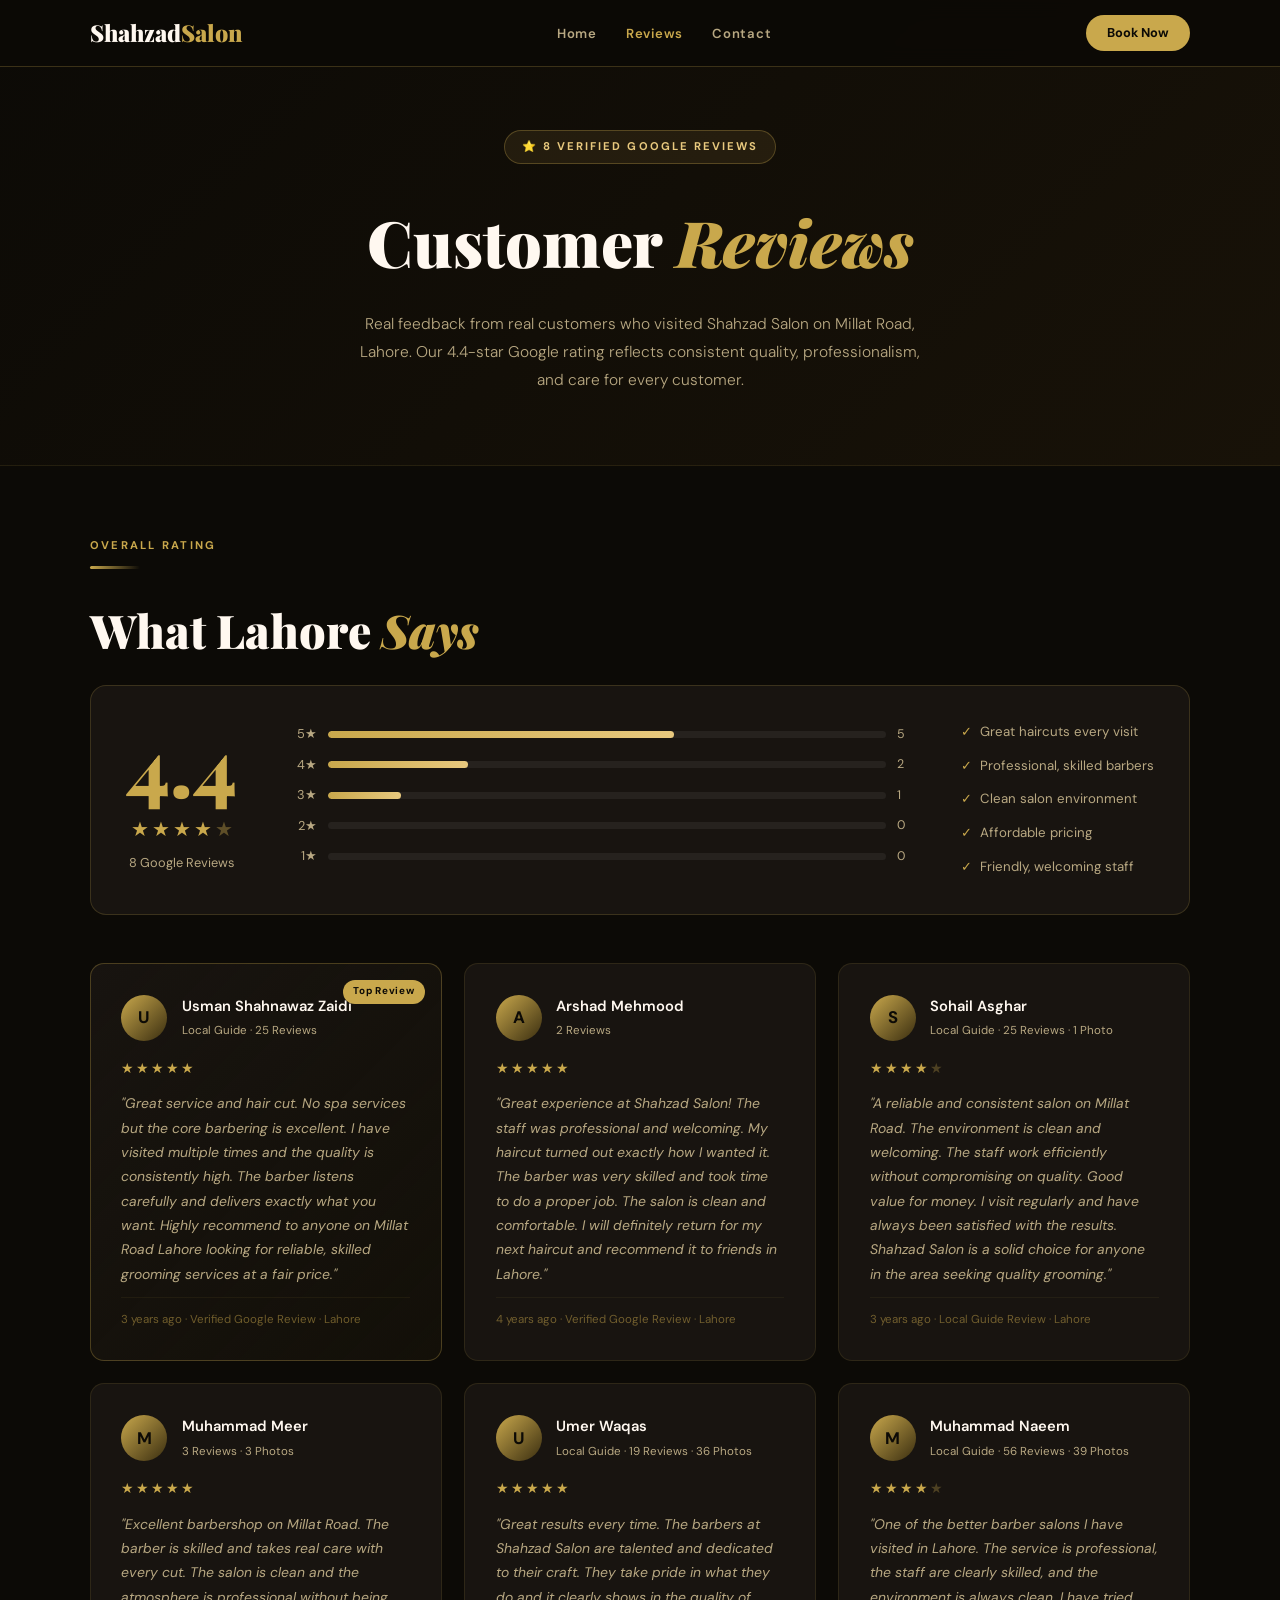
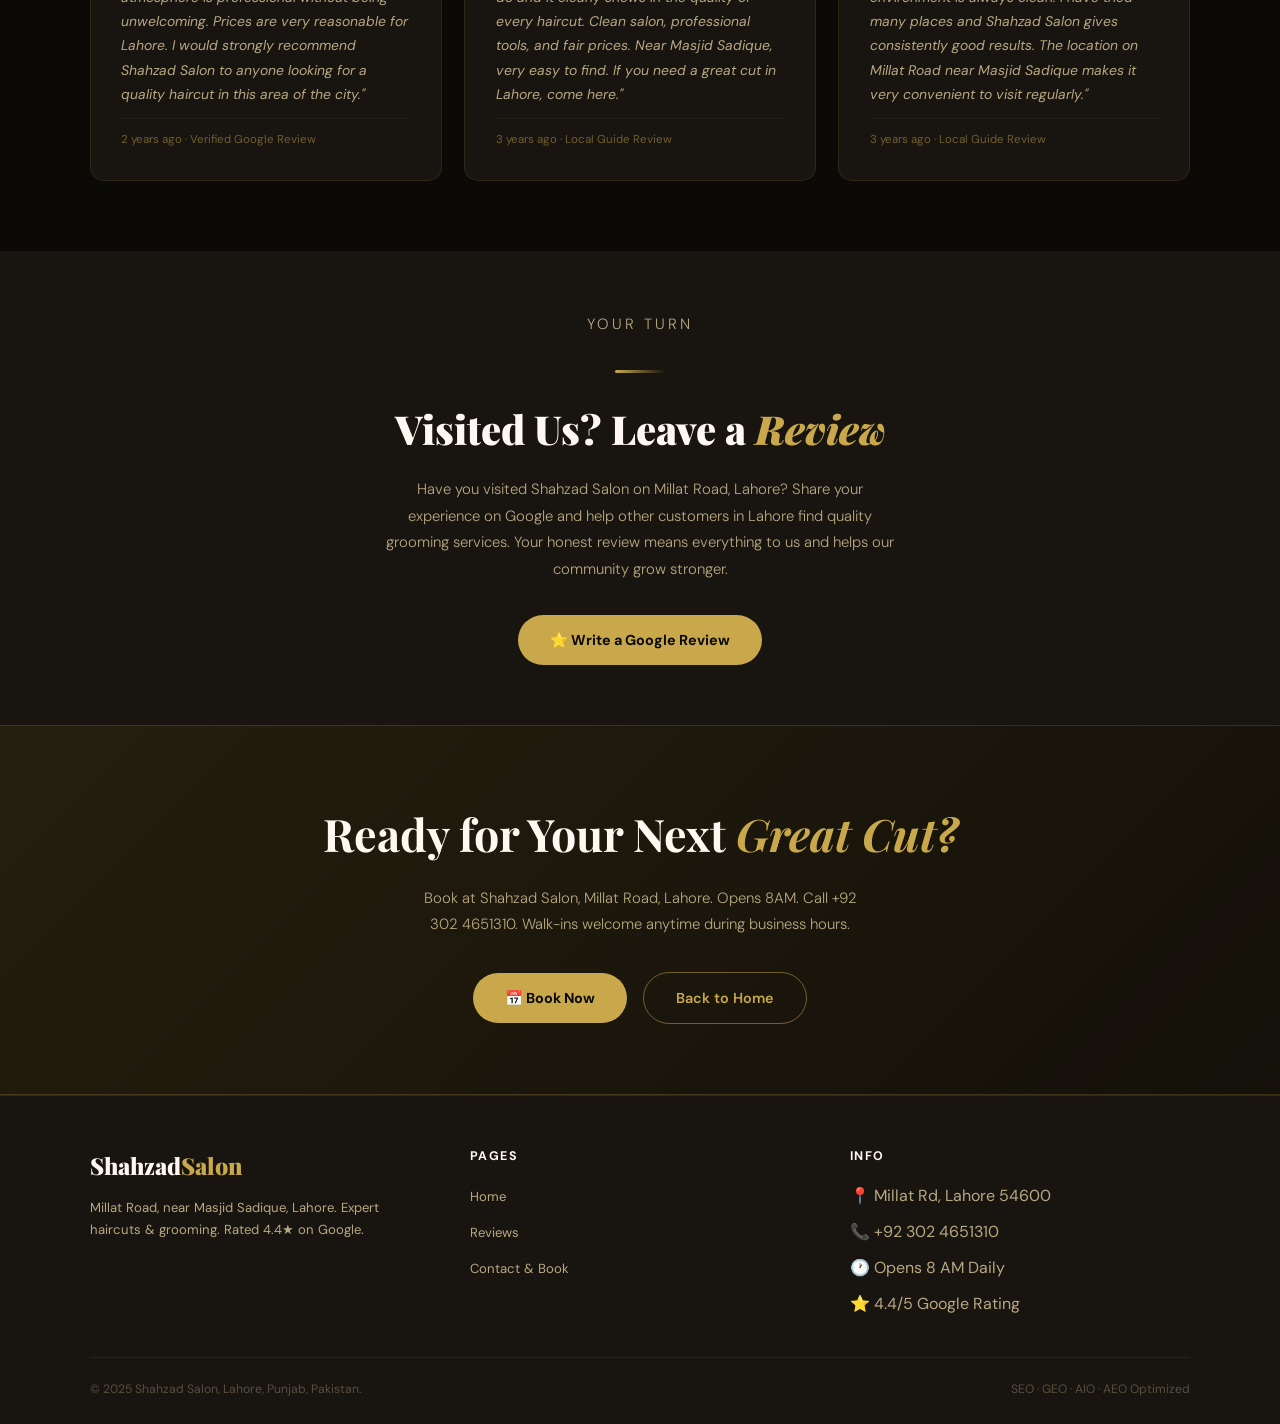
<file: salon/reviews.html>
<!DOCTYPE html>
<html lang="en">
<head>
<meta charset="UTF-8"><meta name="viewport" content="width=device-width,initial-scale=1">
<title>Shahzad Salon Reviews – 4.4★ Google Ratings | Lahore Hair Salon</title>
<meta name="description" content="Read all 8 Google reviews for Shahzad Salon on Millat Road, Lahore. Customers praise great haircuts, professional service and clean environment. Rated 4.4 out of 5 stars.">
<meta name="keywords" content="Shahzad Salon reviews Lahore, hair salon reviews Lahore, barber reviews Millat road, Google rating salon Lahore">
<meta name="robots" content="index,follow"><meta name="geo.region" content="PK-PB">
<link rel="canonical" href="https://shahzadsalon.pk/reviews.html">
<script type="application/ld+json">{"@context":"https://schema.org","@type":"HairSalon","name":"Shahzad Salon","aggregateRating":{"@type":"AggregateRating","ratingValue":"4.4","reviewCount":"8","bestRating":"5"},"review":[{"@type":"Review","author":{"@type":"Person","name":"Usman Shahnawaz Zaidi"},"reviewRating":{"@type":"Rating","ratingValue":"5"},"reviewBody":"Great service and hair cut, no spa"},{"@type":"Review","author":{"@type":"Person","name":"Arshad Mehmood"},"reviewRating":{"@type":"Rating","ratingValue":"5"},"reviewBody":"Great experience"}]}</script>
<link href="https://fonts.googleapis.com/css2?family=Playfair+Display:ital,wght@0,900;1,700&family=DM+Sans:wght@300;400;600&display=swap" rel="stylesheet">
<style>
*{margin:0;padding:0;box-sizing:border-box}html{scroll-behavior:smooth}
body{background:#0c0a06;color:#b8a882;font-family:'DM Sans',sans-serif;line-height:1.7}a{text-decoration:none;color:inherit}
nav{position:fixed;top:0;width:100%;background:rgba(12,10,6,.95);backdrop-filter:blur(10px);border-bottom:1px solid rgba(201,168,76,.25);z-index:999;padding:0 6%}
.ni{max-width:1100px;margin:0 auto;display:flex;align-items:center;justify-content:space-between;height:66px}
.logo{font-family:'Playfair Display',serif;font-size:1.45rem;font-weight:900;color:#fff8f0}.logo span{color:#c9a84c}
.nl{display:flex;gap:1.8rem;list-style:none}.nl a{font-size:.82rem;font-weight:600;letter-spacing:.06em;color:#b8a882;transition:.3s}.nl a:hover,.nl a.on{color:#c9a84c}
.nbtn{background:#c9a84c;color:#0c0a06;padding:.45rem 1.3rem;border-radius:50px;font-weight:700;font-size:.8rem}
.hbg{display:none;flex-direction:column;gap:5px;background:none;border:none;cursor:pointer;padding:4px}
.hbg span{width:22px;height:2px;background:#c9a84c;display:block;border-radius:2px}
.mob{display:none;position:fixed;top:66px;left:0;right:0;background:#181410;padding:1.5rem 6%;z-index:998}
.mob.open{display:block}.mob ul{list-style:none;display:flex;flex-direction:column;gap:1rem}
.mob a{font-size:.95rem;font-weight:600;color:#b8a882}.mob a:hover{color:#c9a84c}
.ph{padding:130px 6% 70px;background:linear-gradient(135deg,#0c0a06,#181208);text-align:center;border-bottom:1px solid rgba(201,168,76,.12)}
.badge{display:inline-block;background:rgba(201,168,76,.1);border:1px solid rgba(201,168,76,.3);color:#e8c97e;font-size:.7rem;font-weight:700;letter-spacing:.18em;text-transform:uppercase;padding:.4rem 1.1rem;border-radius:50px;margin-bottom:1.5rem}
.ph h1{font-family:'Playfair Display',serif;font-size:clamp(2.3rem,5vw,4rem);color:#fff8f0;font-weight:900;margin-bottom:.9rem}
.ph h1 em{color:#c9a84c;font-style:italic}
.ph p{font-size:.97rem;color:#b8a882;max-width:560px;margin:0 auto;font-weight:300;line-height:1.8}
.ct{max-width:1100px;margin:0 auto}
.sl{font-size:.7rem;font-weight:700;letter-spacing:.2em;text-transform:uppercase;color:#c9a84c;margin-bottom:.7rem}
.st{font-family:'Playfair Display',serif;font-size:clamp(2rem,4vw,2.9rem);color:#fff8f0;font-weight:900;margin-bottom:.9rem}
.st em{color:#c9a84c;font-style:italic}.dv{width:50px;height:3px;background:linear-gradient(90deg,#c9a84c,transparent);margin-bottom:1.4rem;border-radius:2px}
.sum{display:flex;gap:3rem;align-items:center;background:#181410;border:1px solid rgba(201,168,76,.2);border-radius:16px;padding:2.2rem;margin-bottom:3rem;flex-wrap:wrap}
.bnum{font-family:'Playfair Display',serif;font-size:5rem;font-weight:900;color:#c9a84c;line-height:1;text-align:center}
.bst{display:flex;gap:3px;justify-content:center;margin:.4rem 0}.bst span{color:#c9a84c;font-size:1.25rem}
.bcnt{font-size:.8rem;color:#b8a882;text-align:center}
.bars{flex:1;min-width:180px}
.br{display:flex;align-items:center;gap:.7rem;margin-bottom:.55rem}
.bl{font-size:.8rem;color:#b8a882;width:32px;text-align:right}
.bt{flex:1;height:7px;background:rgba(255,255,255,.06);border-radius:50px;overflow:hidden}
.bf{height:100%;background:linear-gradient(90deg,#c9a84c,#e8c97e);border-radius:50px}
.bc{font-size:.78rem;color:#b8a882;width:16px}
.hi{display:flex;flex-direction:column;gap:.7rem}
.hi div{display:flex;align-items:center;gap:.5rem;font-size:.83rem;color:#b8a882}
.hi span{color:#c9a84c}
.grid{display:grid;grid-template-columns:repeat(auto-fit,minmax(300px,1fr));gap:1.4rem}
.rcard{background:#181410;border:1px solid rgba(201,168,76,.12);border-radius:14px;padding:1.9rem;transition:.3s;position:relative}
.rcard:hover{border-color:rgba(201,168,76,.38);transform:translateY(-3px)}
.rcard.top{border-color:rgba(201,168,76,.3);background:linear-gradient(135deg,#181410,rgba(201,168,76,.04))}
.tbadge{position:absolute;top:1rem;right:1rem;background:#c9a84c;color:#0c0a06;font-size:.62rem;font-weight:700;padding:.22rem .65rem;border-radius:50px;letter-spacing:.07em}
.rh{display:flex;gap:.9rem;align-items:center;margin-bottom:1rem}
.av{width:46px;height:46px;border-radius:50%;background:linear-gradient(135deg,#c9a84c,#3a2e10);display:flex;align-items:center;justify-content:center;font-weight:700;font-size:1.05rem;color:#0c0a06;flex-shrink:0}
.rn{font-weight:600;color:#fff8f0;font-size:.92rem}.rm{font-size:.72rem;color:#b8a882;margin-top:.15rem}
.rs{display:flex;gap:2px;margin-bottom:.7rem}.rs span{color:#c9a84c;font-size:.85rem}
.rt{font-size:.87rem;color:#b8a882;line-height:1.75;font-style:italic}
.rd{font-size:.72rem;color:rgba(201,168,76,.5);margin-top:.7rem;padding-top:.7rem;border-top:1px solid rgba(201,168,76,.07)}
.wp{background:#181410;padding:60px 6%;text-align:center}
.wp h2{font-family:'Playfair Display',serif;font-size:2.5rem;color:#fff8f0;margin-bottom:.8rem}
.wp h2 em{color:#c9a84c;font-style:italic}
.wp p{font-size:.93rem;color:#b8a882;max-width:480px;margin:0 auto 2rem;font-weight:300;line-height:1.8}
.cta{background:linear-gradient(135deg,rgba(201,168,76,.13),rgba(201,168,76,.04));border-top:1px solid rgba(201,168,76,.2);border-bottom:1px solid rgba(201,168,76,.2);text-align:center;padding:70px 6%}
.cta h2{font-family:'Playfair Display',serif;font-size:clamp(1.8rem,4vw,2.8rem);color:#fff8f0;margin-bottom:.9rem}
.cta h2 em{color:#c9a84c;font-style:italic}.cta p{font-size:.93rem;color:#b8a882;max-width:460px;margin:0 auto 2.2rem;font-weight:300}
.bp{background:#c9a84c;color:#0c0a06;padding:.8rem 2rem;border-radius:50px;font-weight:700;font-size:.9rem;transition:.3s;display:inline-block}.bp:hover{background:#e8c97e;transform:translateY(-2px)}
.bo{background:transparent;color:#c9a84c;padding:.8rem 2rem;border-radius:50px;font-weight:600;font-size:.9rem;border:1.5px solid rgba(201,168,76,.5);display:inline-block;margin-left:.8rem}
footer{background:#181410;border-top:1px solid rgba(201,168,76,.15);padding:50px 6% 25px}
.fg{max-width:1100px;margin:0 auto;display:grid;grid-template-columns:repeat(auto-fit,minmax(180px,1fr));gap:2.5rem;margin-bottom:2.5rem}
.fl{font-family:'Playfair Display',serif;font-size:1.45rem;font-weight:900;color:#fff8f0;margin-bottom:.7rem}.fl span{color:#c9a84c}
.fd{font-size:.82rem;color:#b8a882;line-height:1.7}.ft{font-weight:700;color:#fff8f0;font-size:.78rem;letter-spacing:.12em;text-transform:uppercase;margin-bottom:.9rem}
.fli{list-style:none;display:flex;flex-direction:column;gap:.55rem}.fli a{font-size:.82rem;color:#b8a882;transition:color .3s}.fli a:hover{color:#c9a84c}
.fbot{max-width:1100px;margin:0 auto;border-top:1px solid rgba(201,168,76,.1);padding-top:1.3rem;display:flex;justify-content:space-between;flex-wrap:wrap;gap:.8rem}
.fbot p{font-size:.76rem;color:rgba(184,168,130,.4)}
@media(max-width:768px){.nl,.nbtn{display:none}.hbg{display:flex}.sum{flex-direction:column;gap:1.5rem}.grid{grid-template-columns:1fr}.bo{margin-left:0;margin-top:.5rem}}
</style>
</head>
<body>
<nav><div class="ni">
  <a href="index.html" class="logo">Shahzad<span>Salon</span></a>
  <ul class="nl"><li><a href="index.html">Home</a></li><li><a href="reviews.html" class="on">Reviews</a></li><li><a href="contact.html">Contact</a></li></ul>
  <a href="contact.html" class="nbtn">Book Now</a>
  <button class="hbg" onclick="document.querySelector('.mob').classList.toggle('open')"><span></span><span></span><span></span></button>
</div></nav>
<div class="mob"><ul><li><a href="index.html">Home</a></li><li><a href="reviews.html">Reviews</a></li><li><a href="contact.html">Contact</a></li></ul></div>
<main>
<div class="ph">
  <div class="badge">⭐ 8 Verified Google Reviews</div>
  <h1>Customer <em>Reviews</em></h1>
  <p>Real feedback from real customers who visited Shahzad Salon on Millat Road, Lahore. Our 4.4-star Google rating reflects consistent quality, professionalism, and care for every customer.</p>
</div>
<section style="padding:70px 6%">
  <div class="ct">
    <p class="sl">Overall Rating</p><div class="dv"></div>
    <h2 class="st">What Lahore <em>Says</em></h2>
    <div class="sum">
      <div><div class="bnum">4.4</div><div class="bst"><span>★</span><span>★</span><span>★</span><span>★</span><span style="opacity:.4">★</span></div><div class="bcnt">8 Google Reviews</div></div>
      <div class="bars">
        <div class="br"><span class="bl">5★</span><div class="bt"><div class="bf" style="width:62%"></div></div><span class="bc">5</span></div>
        <div class="br"><span class="bl">4★</span><div class="bt"><div class="bf" style="width:25%"></div></div><span class="bc">2</span></div>
        <div class="br"><span class="bl">3★</span><div class="bt"><div class="bf" style="width:13%"></div></div><span class="bc">1</span></div>
        <div class="br"><span class="bl">2★</span><div class="bt"><div class="bf" style="width:0%"></div></div><span class="bc">0</span></div>
        <div class="br"><span class="bl">1★</span><div class="bt"><div class="bf" style="width:0%"></div></div><span class="bc">0</span></div>
      </div>
      <div class="hi">
        <div><span>✓</span> Great haircuts every visit</div>
        <div><span>✓</span> Professional, skilled barbers</div>
        <div><span>✓</span> Clean salon environment</div>
        <div><span>✓</span> Affordable pricing</div>
        <div><span>✓</span> Friendly, welcoming staff</div>
      </div>
    </div>
    <div class="grid">
      <article class="rcard top">
        <div class="tbadge">Top Review</div>
        <div class="rh"><div class="av">U</div><div><div class="rn">Usman Shahnawaz Zaidi</div><div class="rm">Local Guide · 25 Reviews</div></div></div>
        <div class="rs"><span>★</span><span>★</span><span>★</span><span>★</span><span>★</span></div>
        <p class="rt">"Great service and hair cut. No spa services but the core barbering is excellent. I have visited multiple times and the quality is consistently high. The barber listens carefully and delivers exactly what you want. Highly recommend to anyone on Millat Road Lahore looking for reliable, skilled grooming services at a fair price."</p>
        <div class="rd">3 years ago · Verified Google Review · Lahore</div>
      </article>
      <article class="rcard">
        <div class="rh"><div class="av">A</div><div><div class="rn">Arshad Mehmood</div><div class="rm">2 Reviews</div></div></div>
        <div class="rs"><span>★</span><span>★</span><span>★</span><span>★</span><span>★</span></div>
        <p class="rt">"Great experience at Shahzad Salon! The staff was professional and welcoming. My haircut turned out exactly how I wanted it. The barber was very skilled and took time to do a proper job. The salon is clean and comfortable. I will definitely return for my next haircut and recommend it to friends in Lahore."</p>
        <div class="rd">4 years ago · Verified Google Review · Lahore</div>
      </article>
      <article class="rcard">
        <div class="rh"><div class="av">S</div><div><div class="rn">Sohail Asghar</div><div class="rm">Local Guide · 25 Reviews · 1 Photo</div></div></div>
        <div class="rs"><span>★</span><span>★</span><span>★</span><span>★</span><span style="opacity:.3">★</span></div>
        <p class="rt">"A reliable and consistent salon on Millat Road. The environment is clean and welcoming. The staff work efficiently without compromising on quality. Good value for money. I visit regularly and have always been satisfied with the results. Shahzad Salon is a solid choice for anyone in the area seeking quality grooming."</p>
        <div class="rd">3 years ago · Local Guide Review · Lahore</div>
      </article>
      <article class="rcard">
        <div class="rh"><div class="av">M</div><div><div class="rn">Muhammad Meer</div><div class="rm">3 Reviews · 3 Photos</div></div></div>
        <div class="rs"><span>★</span><span>★</span><span>★</span><span>★</span><span>★</span></div>
        <p class="rt">"Excellent barbershop on Millat Road. The barber is skilled and takes real care with every cut. The salon is clean and the atmosphere is professional without being unwelcoming. Prices are very reasonable for Lahore. I would strongly recommend Shahzad Salon to anyone looking for a quality haircut in this area of the city."</p>
        <div class="rd">2 years ago · Verified Google Review</div>
      </article>
      <article class="rcard">
        <div class="rh"><div class="av">U</div><div><div class="rn">Umer Waqas</div><div class="rm">Local Guide · 19 Reviews · 36 Photos</div></div></div>
        <div class="rs"><span>★</span><span>★</span><span>★</span><span>★</span><span>★</span></div>
        <p class="rt">"Great results every time. The barbers at Shahzad Salon are talented and dedicated to their craft. They take pride in what they do and it clearly shows in the quality of every haircut. Clean salon, professional tools, and fair prices. Near Masjid Sadique, very easy to find. If you need a great cut in Lahore, come here."</p>
        <div class="rd">3 years ago · Local Guide Review</div>
      </article>
      <article class="rcard">
        <div class="rh"><div class="av">M</div><div><div class="rn">Muhammad Naeem</div><div class="rm">Local Guide · 56 Reviews · 39 Photos</div></div></div>
        <div class="rs"><span>★</span><span>★</span><span>★</span><span>★</span><span style="opacity:.3">★</span></div>
        <p class="rt">"One of the better barber salons I have visited in Lahore. The service is professional, the staff are clearly skilled, and the environment is always clean. I have tried many places and Shahzad Salon gives consistently good results. The location on Millat Road near Masjid Sadique makes it very convenient to visit regularly."</p>
        <div class="rd">3 years ago · Local Guide Review</div>
      </article>
    </div>
  </div>
</section>
<section class="wp">
  <div class="ct" style="text-align:center">
    <p class="sl">Your Turn</p><div class="dv" style="margin:0 auto 1.4rem"></div>
    <h2 class="st" style="text-align:center">Visited Us? Leave a <em>Review</em></h2>
    <p style="font-size:.93rem;color:#b8a882;max-width:520px;margin:0 auto 2rem;font-weight:300;line-height:1.8">Have you visited Shahzad Salon on Millat Road, Lahore? Share your experience on Google and help other customers in Lahore find quality grooming services. Your honest review means everything to us and helps our community grow stronger.</p>
    <a href="https://g.page/shahzadsalon/review" target="_blank" rel="noopener" class="bp">⭐ Write a Google Review</a>
  </div>
</section>
<section class="cta">
  <h2>Ready for Your Next <em>Great Cut?</em></h2>
  <p>Book at Shahzad Salon, Millat Road, Lahore. Opens 8AM. Call +92 302 4651310. Walk-ins welcome anytime during business hours.</p>
  <a href="contact.html" class="bp">📅 Book Now</a>
  <a href="index.html" class="bo">Back to Home</a>
</section>
</main>
<footer><div class="fg">
  <div><div class="fl">Shahzad<span>Salon</span></div><p class="fd">Millat Road, near Masjid Sadique, Lahore. Expert haircuts & grooming. Rated 4.4★ on Google.</p></div>
  <div><div class="ft">Pages</div><ul class="fli"><li><a href="index.html">Home</a></li><li><a href="reviews.html">Reviews</a></li><li><a href="contact.html">Contact & Book</a></li></ul></div>
  <div><div class="ft">Info</div><ul class="fli"><li>📍 Millat Rd, Lahore 54600</li><li>📞 +92 302 4651310</li><li>🕐 Opens 8 AM Daily</li><li>⭐ 4.4/5 Google Rating</li></ul></div>
</div><div class="fbot"><p>© 2025 Shahzad Salon, Lahore, Punjab, Pakistan.</p><p>SEO · GEO · AIO · AEO Optimized</p></div></footer>
</body></html>
</file>
<file: ai/styles.css>
:root {
  --canvas: #f4f8f8;
  --surface: #ffffff;
  --ink: #10222a;
  --body-text: #3c4d53;
  --muted: #78898e;
  --border: #dbe6e6;
  --deep: #0f3038;
  --deep-elevated: #163b44;
  --primary: #1f7a8c;
  --primary-hover: #16606f;
  --accent: #4fb3bf;
  --success: #3fa66a;
  --radius: 12px;
  --max-width: 1200px;
}

* { box-sizing: border-box; }
html { scroll-behavior: smooth; }
body {
  margin: 0;
  background: var(--canvas);
  color: var(--body-text);
  font-family: 'Inter', -apple-system, BlinkMacSystemFont, sans-serif;
  font-weight: 400;
  line-height: 1.55;
  -webkit-font-smoothing: antialiased;
}

h1, h2, h3, h4 {
  font-family: 'Fraunces', Georgia, serif;
  color: var(-link);
  font-weight: 500;
  letter-spacing: -0.01em;
  margin: 0 0 16px;
}

a { color: inherit; text-decoration: none; }
img { max-width: 100%; display: block; }

.container {
  max-width: var(--max-width);
  margin: 0 auto;
  padding: 0 24px;
}

/* Nav */
.nav {
  position: sticky;
  top: 0;
  z-index: 50;
  width: 100%;
  height: 54px;
  margin: 0;
  background: rgba(244, 248, 248, 0.92);
  backdrop-filter: blur(8px);
  border-bottom: 1px solid var(--border);
  display: flex;
  align-items: center;
}
.nav .container {
  display: flex;
  align-items: center;
  justify-content: space-between;
  width: 100%;
  gap: 12px;
  flex-wrap: nowrap;
}
.brand {
  display: flex;
  align-items: center;
  gap: 6px;
  font-family: 'Fraunces', serif;
  font-size: 15px;
  line-height: 1.2;
  font-weight: 700;
  letter-spacing: 0.04em;
  color: var(--ink);
}
.brand svg { width: 18px; height: 18px; }
.nav-links {
  display: flex;
  gap: 28px;
  font-size: 14px;
  color: var(--body-text);
}
.nav-links a:hover { color: var(--primary); }
.nav-actions {
  display: flex;
  align-items: center;
  gap: 12px;
  justify-content: flex-end;
  min-width: 0;
  position: relative;
}
.btn {
  display: inline-flex;
  align-items: center;
  justify-content: center;
  height: 40px;
  padding: 0 20px;
  border-radius: 8px;
  font-size: 14px;
  font-weight: 500;
  border: 1px solid transparent;
  cursor: pointer;
  transition: background 0.2s ease, transform 0.15s ease, border-color 0.2s ease;
}
.mode-menu-btn {
  min-width: 78px;
}
.mode-menu {
  position: absolute;
  top: calc(100% + 10px);
  right: 0;
  width: min(220px, 100vw);
  background: var(--surface);
  border: 1px solid var(--border);
  border-radius: 14px;
  box-shadow: 0 18px 40px rgba(15, 48, 56, 0.15);
  z-index: 80;
  display: flex;
  flex-direction: column;
  gap: 0;
}
.mode-menu[hidden] {
  display: none;
}
.mode-menu-item {
  display: flex;
  align-items: center;
  justify-content: space-between;
  width: 100%;
  border: none;
  background: transparent;
  text-align: left;
  padding: 12px 16px;
  color: var(--body-text);
  font-size: 14px;
  line-height: 1.4;
  cursor: pointer;
}
.mode-menu-item::before {
  content: attr(data-icon);
  display: inline-flex;
  align-items: center;
  justify-content: center;
  width: 26px;
  margin-right: 10px;
  font-size: 16px;
}
.mode-menu-item::after {
  content: "";
  color: var(--primary);
  font-weight: 700;
}
.mode-menu-item.selected::after {
  content: "✓";
  opacity: 1;
}
.mode-menu-item:hover:not(:disabled) {
  background: rgba(31, 122, 140, 0.08);
}
.mode-menu-item:disabled {
  color: var(--muted);
  cursor: not-allowed;
  filter: grayscale(0.65);
}
.chat-header .mode-bar {
  display: none !important;
}
@media (max-width: 720px) {
  .nav-actions {
    display: none;
  }
}
.btn:hover { transform: translateY(-1px); }
.btn-primary { background: var(--primary); color: #fff; }
.btn-primary:hover { background: var(--primary-hover); }
.btn-plus {
  background: linear-gradient(135deg, #1f7a8c, #145d6b);
  color: #fff;
  border-color: transparent;
  box-shadow: 0 16px 30px rgba(31, 122, 140, 0.2);
  position: relative;
  overflow: hidden;
  transition: transform 0.25s ease, box-shadow 0.25s ease, background 0.25s ease;
}
.btn-plus::before {
  content: "";
  position: absolute;
  inset: 0;
  background: radial-gradient(circle at -20% 20%, rgba(255,255,255,0.32), transparent 32%);
  opacity: 0.6;
  pointer-events: none;
  transform: scale(0.8);
  transition: transform 0.35s ease;
}
.btn-plus::after {
  content: "";
  position: absolute;
  inset: 0;
  background: linear-gradient(90deg, rgba(255,255,255,0.12), rgba(255,255,255,0) 75%);
  opacity: 0;
  pointer-events: none;
  transition: opacity 0.35s ease, transform 0.35s ease;
}
.btn-plus:hover {
  transform: translateY(-1px) scale(1.02);
}
.btn-plus:hover::before { transform: scale(1); }
.btn-plus:hover::after { opacity: 1; transform: translateX(6px); }
.btn-plus.pro {
  background: linear-gradient(135deg, #f5b335, #c88311);
  box-shadow: 0 16px 30px rgba(245, 179, 53, 0.25);
}
.btn-plus.pro::before { background: radial-gradient(circle at -20% 20%, rgba(255,255,255,0.4), transparent 32%); }
.btn-plus.pro:hover { transform: translateY(-1px) scale(1.02); }

.account-history {
  display: grid;
  gap: 18px;
}
.history-summary {
  display: grid;
  grid-template-columns: repeat(3, minmax(100px, 1fr));
  gap: 12px;
}
.history-card {
  background: rgba(31,122,140,0.06);
  border: 1px solid rgba(31,122,140,0.14);
  border-radius: 14px;
  padding: 14px;
}
.history-card h4 {
  margin: 0 0 6px;
  font-size: 13px;
  color: var(--muted);
}
.history-card strong {
  display: block;
  font-size: 18px;
  margin-top: 4px;
}
.history-list {
  display: grid;
  gap: 12px;
}
.history-item {
  border: 1px solid var(--border);
  border-radius: 12px;
  padding: 14px;
  display: flex;
  align-items: center;
  justify-content: space-between;
  gap: 12px;
}
.history-item-info {
  min-width: 0;
}
.history-item-title {
  font-size: 14px;
  font-weight: 600;
  margin: 0 0 4px;
}
.history-item-meta {
  font-size: 13px;
  color: var(--muted);
  display: flex;
  gap: 12px;
  flex-wrap: wrap;
}
.history-item button {
  min-width: 92px;
}
.btn-ghost { background: transparent; color: var(--ink); border-color: var(--border); }
.btn-ghost:hover { border-color: var(--primary); }
.btn-dark { background: var(--deep); color: var(--canvas); }
.btn-dark:hover { background: var(--deep-elevated); }

/* Hero */
.hero {
  padding: 96px 0 64px;
}
.hero .grid {
  display: grid;
  grid-template-columns: 1fr 1fr;
  gap: 48px;
  align-items: center;
}
.eyebrow {
  display: inline-block;
  font-size: 13px;
  letter-spacing: 0.06em;
  text-transform: uppercase;
  color: var(--primary);
  margin-bottom: 16px;
  font-weight: 600;
}
.hero h1 { font-size: 56px; line-height: 1.08; margin-bottom: 20px; }
.hero p.lead { font-size: 18px; color: var(--body-text); margin-bottom: 32px; max-width: 480px; }
.hero-actions { display: flex; gap: 12px; }

.mockup {
  background: var(--deep);
  border-radius: 16px;
  padding: 20px;
  box-shadow: 0 24px 60px rgba(16, 48, 56, 0.25);
}
.mockup-bar { display: flex; gap: 6px; margin-bottom: 14px; }
.mockup-dot { width: 10px; height: 10px; border-radius: 50%; background: rgba(255,255,255,0.15); }
.mockup-msg { border-radius: 10px; padding: 12px 14px; margin-bottom: 10px; font-size: 13px; }
.mockup-msg.user { background: rgba(255,255,255,0.08); color: #cfe3e6; margin-left: 40px; }
.mockup-msg.ai { background: rgba(79,179,191,0.15); color: #eaf6f7; margin-right: 40px; }

/* Sections */
.section { padding: 80px 0; }
.section-head { max-width: 640px; margin: 0 auto 48px; text-align: center; }
.section-head h2 { font-size: 40px; }
.section-head p { color: var(--muted); font-size: 17px; }

.grid-3 {
  display: grid;
  grid-template-columns: repeat(3, 1fr);
  gap: 24px;
}
.card {
  background: var(--surface);
  border: 1px solid var(--border);
  border-radius: var(--radius);
  padding: 32px;
}
.card .icon {
  width: 40px; height: 40px;
  border-radius: 10px;
  background: rgba(31,122,140,0.1);
  display: flex; align-items: center; justify-content: center;
  color: var(--primary);
  margin-bottom: 18px;
}
.card h3 { font-size: 20px; margin-bottom: 8px; }
.card p { font-size: 15px; color: var(--muted); margin: 0; }

.section-dark {
  background: var(--deep);
  color: var(--canvas);
  padding: 96px 0;
}
.section-dark h2, .section-dark p { color: var(--canvas); }
.section-dark p { color: rgba(244,248,248,0.7); }

.code-window {
  background: #0b2229;
  border-radius: 12px;
  padding: 20px;
  font-family: 'JetBrains Mono', monospace;
  font-size: 13px;
  color: #b9d8dc;
  overflow-x: auto;
}
.code-window .line-num { color: rgba(185,216,220,0.35); margin-right: 16px; user-select: none; }

/* Pricing */
.pricing-grid { display: grid; grid-template-columns: repeat(3, 1fr); gap: 24px; }
.price-card {
  border: 1px solid var(--border);
  border-radius: var(--radius);
  padding: 32px;
  background: var(--surface);
}
.price-card.featured {
  background: var(--deep);
  color: var(--canvas);
  border-color: var(--deep);
}
.price-card.featured p, .price-card.featured li { color: rgba(244,248,248,0.75); }
.price-card .amount { font-size: 40px; font-family: 'Fraunces', serif; margin: 8px 0 20px; }
.price-card ul { list-style: none; padding: 0; margin: 0 0 24px; font-size: 14px; }
.price-card li { padding: 6px 0; }

/* Contact section (replaces resale popup) */
.contact-band {
  background: var(--deep-elevated);
  border-radius: 16px;
  padding: 48px;
  color: var(--canvas);
  text-align: center;
}
.contact-band h2, .contact-band p { color: var(--canvas); }
.contact-band a.email { color: var(--accent); font-weight: 500; }

footer {
  background: var(--deep);
  color: rgba(244,248,248,0.7);
  padding: 64px 0 32px;
}
footer h4 { color: var(--canvas); font-family: 'Inter', sans-serif; font-size: 14px; margin-bottom: 14px; }
.footer-grid { display: grid; grid-template-columns: 2fr 1fr 1fr 1fr; gap: 32px; margin-bottom: 40px; }
.footer-grid ul { list-style: none; padding: 0; margin: 0; }
.footer-grid li { margin-bottom: 8px; font-size: 14px; }
.footer-grid li a:hover { color: var(--accent); }
.footer-bottom { border-top: 1px solid rgba(244,248,248,0.1); padding-top: 24px; font-size: 13px; }

.disclosure {
  font-size: 12px;
  color: var(--muted);
  text-align: center;
  margin-top: 12px;
}

@media (max-width: 900px) {
  .hero .grid, .grid-3, .pricing-grid, .footer-grid { grid-template-columns: 1fr; }
  .nav-links { display: none; }
  .hero h1 { font-size: 36px; }
}
</file>
